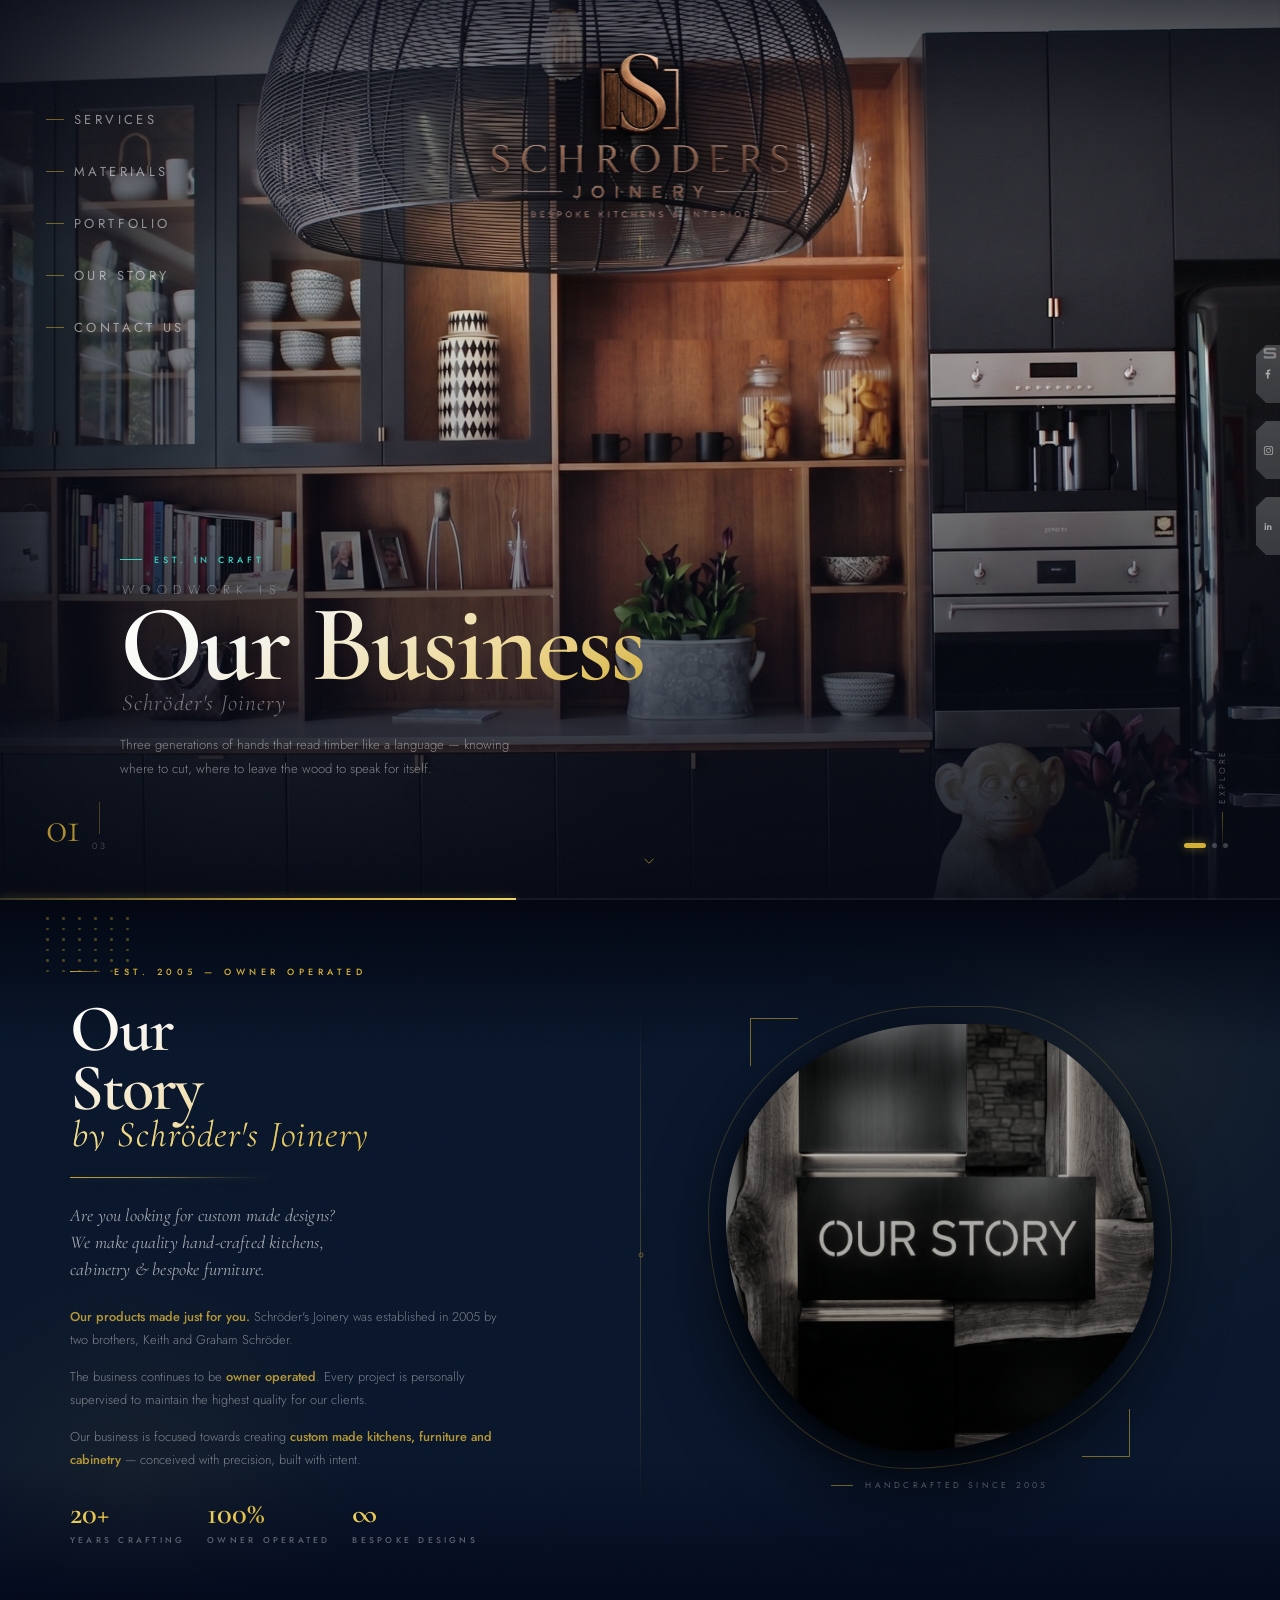
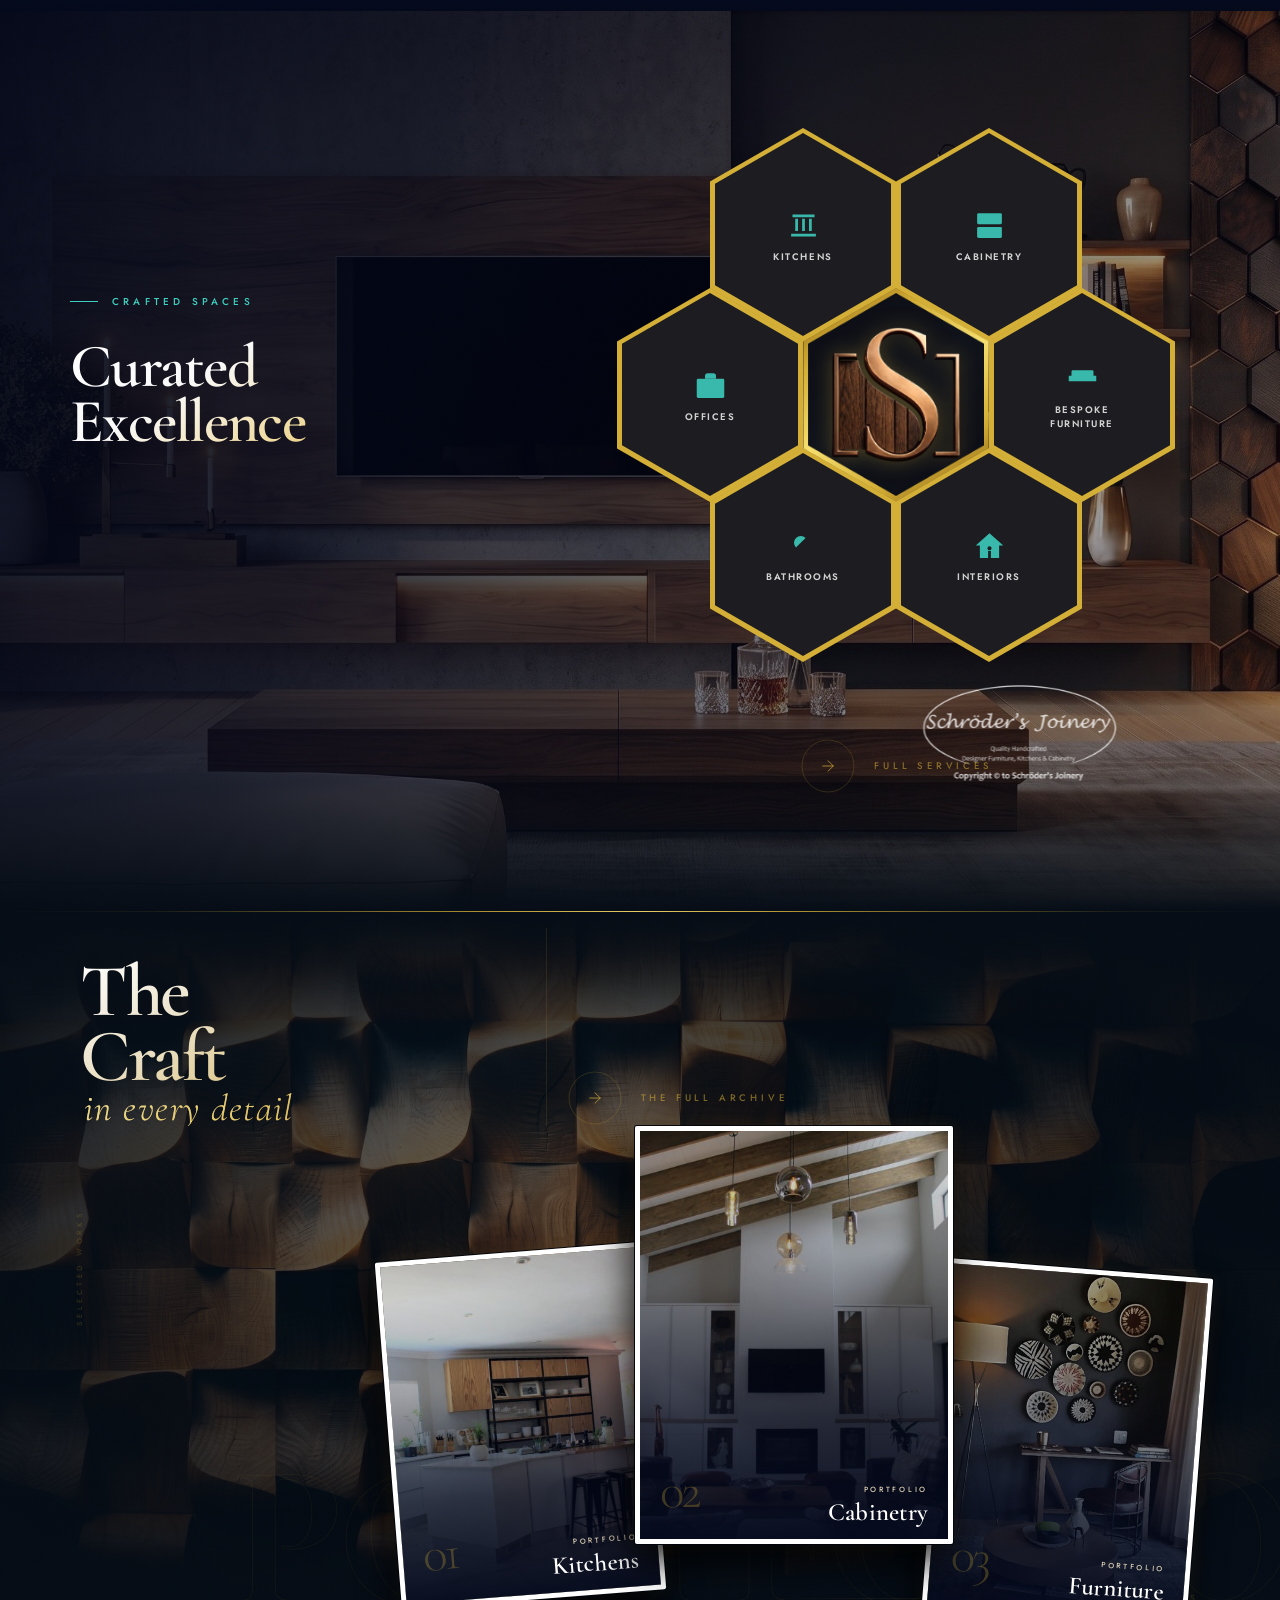
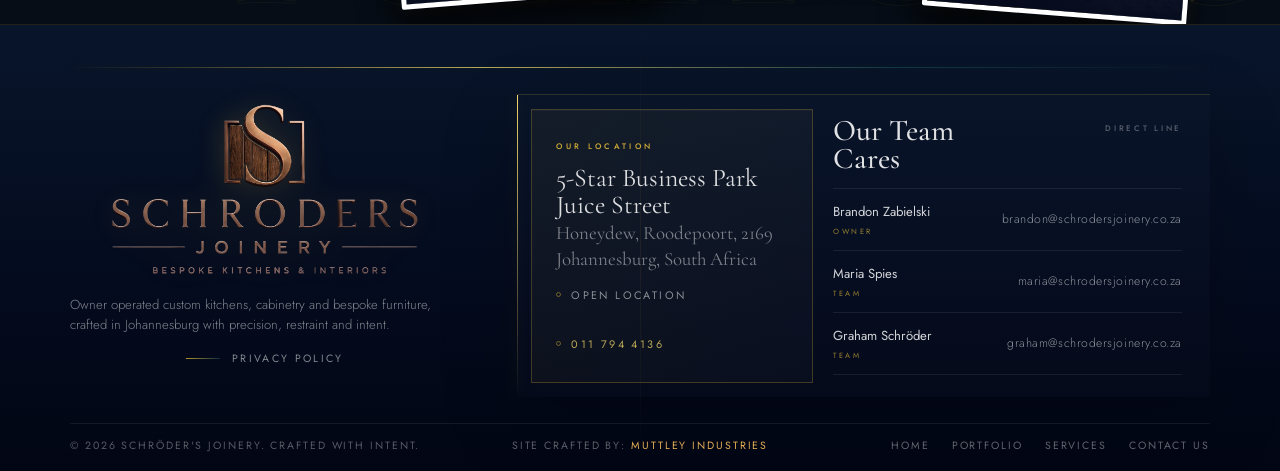
<file: index.html>
<!DOCTYPE html>
<html lang="en">

<head>
    <meta charset="UTF-8">
    <meta name="viewport" content="width=device-width, initial-scale=1.0">
    <link rel="icon" type="image/x-icon" href="favicon.ico">

    <!-- //Primary SEO// -->
    <title>Hand-Crafted Projects | Custom Made | Schröder's Joinery</title>
    <meta name="description" content="Discover our premium hand-crafted projects. Our custom woodwork and joinery solutions are delivered with exceptional craftsmanship in Johannesburg. Est. 2005.">
    <meta name="keywords" content="custom joinery Johannesburg, bespoke kitchens Johannesburg, custom cabinetry, handcrafted furniture South Africa, bathroom joinery, office joinery, Schröder's Joinery, bespoke woodwork">
    <meta name="author" content="Schröder's Joinery">
    <meta name="robots" content="index, follow, max-image-preview:large">
    <link rel="canonical" href="https://www.schrodersjoinery.co.za/">

    <!-- //Open Graph (Social Cards)// -->
    <meta property="og:type" content="website">
    <meta property="og:title" content="Hand-Crafted Projects | Custom Made | Schröder's Joinery">
    <meta property="og:description" content="Discover our premium hand-crafted woodwork projects. Standard of craft: custom kitchens, cabinetry, and furniture in Johannesburg.">
    <meta property="og:url" content="https://www.schrodersjoinery.co.za/">
    <meta property="og:site_name" content="Schröder's Joinery">
    <meta property="og:locale" content="en_ZA">
    <meta property="og:image" content="https://www.schrodersjoinery.co.za/portfolio-kitchens.jpg">

    <!-- //Twitter Card// -->
    <meta name="twitter:card" content="summary_large_image">
    <meta name="twitter:title" content="Hand-Crafted Projects | Schröder's Joinery">
    <meta name="twitter:description" content="Bespoke kitchens, cabinetry, furniture, bathrooms, interiors and offices — crafted with intent in Johannesburg.">
    <meta name="twitter:image" content="https://www.schrodersjoinery.co.za/portfolio-kitchens.jpg">

    <!-- //Schema.org Structured Data// -->
    <script type="application/ld+json">
    {
        "@context": "https://schema.org",
        "@type": "LocalBusiness",
        "name": "Schröder's Joinery",
        "description": "Owner-operated custom joinery: kitchens, cabinetry, furniture, bathrooms, interiors and offices handcrafted in Johannesburg.",
        "url": "https://www.schrodersjoinery.co.za",
        "telephone": "+27117944136",
        "address": {
            "@type": "PostalAddress",
            "streetAddress": "5-Star Business Park, Juice Street",
            "addressLocality": "Honeydew, Roodepoort",
            "postalCode": "2169",
            "addressRegion": "Gauteng",
            "addressCountry": "ZA"
        },
        "geo": {
            "@type": "GeoCoordinates",
            "latitude": -26.0734,
            "longitude": 27.9216
        },
        "sameAs": [
            "https://www.facebook.com/schrodersjoinery/",
            "https://www.instagram.com/schroders_joinery/",
            "https://za.linkedin.com/company/schr%C3%B6ders-joinery"
        ],
        "image": "https://www.schrodersjoinery.co.za/portfolio-kitchens.jpg"
    }
    </script>

    <!-- //Fonts// -->
    <link rel="preconnect" href="https://fonts.googleapis.com">
    <link rel="preconnect" href="https://fonts.gstatic.com" crossorigin>
    <link href="https://fonts.googleapis.com/css2?family=Cormorant+Garamond:ital,wght@0,300;0,400;0,500;0,600;0,700;1,300;1,400&family=Jost:wght@200;300;400;500;600&family=Playfair+Display:ital,wght@0,400;0,700;1,400&display=swap" rel="stylesheet">
    <link rel="stylesheet" href="css/global.css">
    <link rel="stylesheet" href="css/home.css">
</head>

<body>

    <!-- //Sticky Logo Button// -->
    <a class="sticky-logo-btn" id="stickyLogo" href="/" aria-label="Return to Home">
        <img src="sj-logo.png" alt="Schröder's Joinery Logo">
    </a>

    <!-- //Sticky Mobile Navigation// -->
    <button class="hero-mobile-toggle" id="heroMobileToggle" type="button" aria-expanded="false"
        aria-controls="heroMobileNav" aria-label="Open site navigation">
        <span class="hero-mobile-toggle-core" aria-hidden="true">
            <span class="hero-mobile-line hero-mobile-line-top"></span>
            <span class="hero-mobile-line hero-mobile-line-mid"></span>
            <span class="hero-mobile-line hero-mobile-line-bot"></span>
        </span>
    </button>

    <div class="hero-mobile-nav" id="heroMobileNav" hidden>
        <button class="hero-mobile-nav-backdrop" type="button" aria-label="Close site navigation"
            data-mobile-nav-close></button>
        <nav class="hero-mobile-nav-panel" aria-label="Mobile site navigation">
            <div class="hero-mobile-nav-links">
                <a class="hero-mobile-link" href="#svcSection"><span>Services</span></a>
                <a class="hero-mobile-link" href="services#materialsSection"><span>Materials</span></a>
                <a class="hero-mobile-link" href="#portfolioSection"><span>Portfolio</span></a>
                <a class="hero-mobile-link" href="#storySection"><span>Our Story</span></a>
                <a class="hero-mobile-link" href="contact"><span>Contact Us</span></a>
            </div>
        </nav>
    </div>

    <!-- //Hero Section// -->
    <section class="hero" id="heroSection">

        <!-- //Background Image Layers// -->
        <div class="hero-bg">
            <div class="hero-slide h-s1" id="hSlide1"></div>
            <div class="hero-slide h-s2" id="hSlide2"></div>
            <div class="hero-slide h-s3" id="hSlide3"></div>
        </div>

        <!-- //Overlays// -->
        <div class="hero-vignette"></div>
        <div class="hero-streak"></div>
        <div class="hero-grain"></div>

        <!-- //Dust Particles// -->
        <div class="hero-dust" id="heroDust"></div>

        <!-- //Logo centred top// -->
        <div class="hero-logo-wrap">
            <a href="/" aria-label="Return to Home">
                <img src="sj-full-logo.png" alt="Schröder's Joinery" class="hero-logo">
            </a>
            <div class="hero-logo-rule"></div>
        </div>

        <!-- //Vertical Navigation// -->
        <nav class="hero-nav" aria-label="Site navigation">
            <a class="h-nav-item" href="#svcSection"><span>Services</span></a>
            <a class="h-nav-item" href="services#materialsSection"><span>Materials</span></a>
            <a class="h-nav-item" href="#portfolioSection"><span>Portfolio</span></a>
            <a class="h-nav-item" href="#storySection"><span>Our Story</span></a>
            <a class="h-nav-item" href="contact"><span>Contact Us</span></a>
        </nav>

        <!-- //Hero Social Tabs// -->
        <div class="hero-social-rail" aria-label="Social media links">
            <a class="hero-social-tab is-facebook" href="https://www.facebook.com/schrodersjoinery/" target="_blank"
                rel="noopener" aria-label="Schroder's Joinery on Facebook">
                <svg viewBox="0 0 24 24" aria-hidden="true">
                    <path
                        d="M13.32 21v-8.2h2.76l.41-3.2h-3.17V7.56c0-.93.26-1.56 1.58-1.56h1.69V3.14C15.78 3.05 15.04 3 14.18 3c-2.53 0-4.26 1.54-4.26 4.39V9.6H7.05v3.2h2.87V21h3.4z" />
                </svg>
            </a>
            <a class="hero-social-tab is-instagram" href="https://www.instagram.com/schroders_joinery/" target="_blank"
                rel="noopener" aria-label="Schroder's Joinery on Instagram">
                <svg viewBox="0 0 24 24" aria-hidden="true">
                    <path
                        d="M7.5 2h9A5.5 5.5 0 0 1 22 7.5v9a5.5 5.5 0 0 1-5.5 5.5h-9A5.5 5.5 0 0 1 2 16.5v-9A5.5 5.5 0 0 1 7.5 2zm0 1.8A3.7 3.7 0 0 0 3.8 7.5v9a3.7 3.7 0 0 0 3.7 3.7h9a3.7 3.7 0 0 0 3.7-3.7v-9a3.7 3.7 0 0 0-3.7-3.7h-9zm9.68 1.34a1.08 1.08 0 1 1 0 2.16 1.08 1.08 0 0 1 0-2.16zM12 6.6A5.4 5.4 0 1 1 6.6 12 5.4 5.4 0 0 1 12 6.6zm0 1.8A3.6 3.6 0 1 0 15.6 12 3.6 3.6 0 0 0 12 8.4z" />
                </svg>
            </a>
            <a class="hero-social-tab is-linkedin" href="https://za.linkedin.com/company/schr%C3%B6ders-joinery"
                target="_blank" rel="noopener" aria-label="Schroder's Joinery on LinkedIn">
                <svg viewBox="0 0 24 24" aria-hidden="true">
                    <path
                        d="M5.4 8.4A1.95 1.95 0 1 1 5.39 4.5 1.95 1.95 0 0 1 5.4 8.4zM3.74 9.77h3.31V20.5H3.74zm5.38 0h3.18v1.47h.05c.44-.84 1.53-1.73 3.15-1.73 3.36 0 3.98 2.21 3.98 5.08v5.9h-3.31v-5.23c0-1.25-.02-2.85-1.73-2.85-1.73 0-2 1.35-2 2.75v5.33H9.12V9.77z" />
                </svg>
            </a>
        </div>

        <!-- //Slide Counter// -->
        <div class="hero-counter">
            <span class="h-counter-current" id="hCounterCurr">01</span>
            <div class="h-counter-sep">
                <div class="h-csep-line"></div>
                <span class="h-counter-total">03</span>
            </div>
        </div>

        <!-- //Main Copy// -->
        <div class="hero-copy" id="heroCopy">
            <span class="h-eyebrow" id="hEyebrow">Est. in craft</span>
            <div class="h-title">
                <span class="h-title-rider" id="hRider"></span>
                <div class="h-title-main" id="hTitleMain"></div>
                <span class="h-title-sub" id="hTitleSub"></span>
            </div>
            <p class="h-desc" id="hDesc"></p>
        </div>

        <!-- //Navigation Dots// -->
        <div class="hero-dots" id="heroDots">
            <div class="h-dot active" data-slide="0"></div>
            <div class="h-dot" data-slide="1"></div>
            <div class="h-dot" data-slide="2"></div>
        </div>

        <!-- //Ambient scroll indicator// -->
        <div class="hero-scroll">
            <span class="hero-scroll-label">Explore</span>
            <div class="hero-scroll-line"></div>
        </div>

        <!-- //Down arrow// -->
        <div class="hero-down-arrow"
            onclick="document.getElementById('svcSection').scrollIntoView({behavior:'smooth'})">
            <svg viewBox="0 0 24 24">
                <polyline points="6 9 12 15 18 9" />
            </svg>
        </div>

        <!-- //Progress bar// -->
        <div class="hero-progress">
            <div class="hero-progress-bar" id="heroProgressBar"></div>
        </div>

    </section>

    <!-- //Our Story Section// -->
    <section class="story" id="storySection">

        <!-- Hidden SVG defs for blob clip-path &mdash; exact path from blob.svg, scaled to 400x400 space -->
        <svg width="0" height="0" style="position:absolute;overflow:hidden;pointer-events:none;">
            <defs>
                <!--
                  blob.svg viewBox is 0 0 200 200
                  Path is centered at translate(100,100) inside that viewBox.
                  We want to clip a square element. We scale up 2x to a 400x400 space
                  so the path is centered at translate(200,200) with a scale of 2.
                -->
                <clipPath id="blobClipPath" clipPathUnits="userSpaceOnUse">
                    <path transform="translate(200,200) scale(2,2)"
                        d="M35.5,-65.5C44.8,-56.2,50.1,-44.1,58.4,-32.7C66.7,-21.3,78,-10.7,81.5,2C84.9,14.6,80.4,29.2,70.9,38.6C61.5,48,47,52.3,34.4,56.2C21.7,60.2,10.9,63.9,-2.9,68.9C-16.6,73.9,-33.3,80.2,-45.2,75.8C-57.1,71.4,-64.2,56.3,-67,41.9C-69.9,27.4,-68.4,13.7,-68.8,-0.2C-69.2,-14.1,-71.3,-28.3,-67.2,-40.5C-63.1,-52.8,-52.8,-63.2,-40.5,-70.7C-28.3,-78.2,-14.1,-82.8,-0.5,-81.9C13.2,-81.1,26.3,-74.7,35.5,-65.5Z" />
                </clipPath>
            </defs>
        </svg>

        <!-- //Gold Dust Particles// -->
        <div class="story-dust-canvas" id="storyDust"></div>

        <!-- //Grain Overlay// -->
        <div class="story-grain"></div>

        <!-- //Ambient Glow Blobs// -->
        <div class="story-ambient"></div>
        <div class="story-ambient-bl"></div>

        <!-- //Vertical Divider// -->
        <div class="story-divider"></div>

        <!-- //Content Grid// -->
        <div class="story-content">

            <!-- LEFT: Typography -->
            <div class="story-left" id="storyLeft">

                <!-- Dot Pattern -->
                <div class="story-dot-grid" id="storyDotGrid"></div>

                <span class="story-eyebrow" id="storyEyebrow">Est. 2005 &mdash; Owner Operated</span>

                <h2 class="story-title" id="storyTitle">
                    Our<br>
                    Story
                    <span class="story-title-italic">by Schr&ouml;der's Joinery</span>
                </h2>

                <div class="story-gold-line" id="storyGoldLine"></div>

                <p class="story-tagline" id="storyTagline">
                    Are you looking for custom made designs?<br>
                    We make quality hand-crafted kitchens,<br>
                    cabinetry &amp; bespoke furniture.
                </p>

                <div class="story-body">
                    <p class="story-para" id="storySentence1">
                        <strong>Our products made just for you.</strong> Schr&ouml;der's Joinery was established in 2005
                        by two brothers, Keith and Graham Schr&ouml;der.
                    </p>
                    <p class="story-para" id="storySentence2">
                        The business continues to be <strong>owner operated</strong>. Every project is personally
                        supervised to maintain the highest quality for our clients.
                    </p>
                    <p class="story-para" id="storySentence3">
                        Our business is focused towards creating <strong>custom made kitchens, furniture and
                            cabinetry</strong> &mdash; conceived with precision, built with intent.
                    </p>
                </div>

                <div class="story-stats" id="storyStats">
                    <div class="story-stat">
                        <span class="story-stat-num">20+</span>
                        <span class="story-stat-label">Years Crafting</span>
                    </div>
                    <div class="story-stat">
                        <span class="story-stat-num">100%</span>
                        <span class="story-stat-label">Owner Operated</span>
                    </div>
                    <div class="story-stat">
                        <span class="story-stat-num">&infin;</span>
                        <span class="story-stat-label">Bespoke Designs</span>
                    </div>
                </div>

            </div>

            <!-- RIGHT: Blob Image -->
            <div class="story-right">

                <div class="story-img-wrap" id="storyImgWrap">
                    <!-- Ambient glow behind -->
                    <div class="story-img-glow"></div>
                    <!-- Depth shadow -->
                    <div class="story-blob-shadow"></div>
                    <!-- Gold organic ring -->
                    <div class="story-blob-ring"></div>
                    <!-- Corner accents -->
                    <div class="story-img-corner tl"></div>
                    <div class="story-img-corner br"></div>
                    <!-- Organic masked image matching the outer ring -->
                    <div class="story-img-blob">
                        <img src="our-story.jpg" alt="Schr&ouml;der's Joinery &mdash; Craftsmanship" loading="lazy">
                    </div>
                </div>

                <div class="story-img-caption" id="storyCaption">
                    <span>Handcrafted since 2005</span>
                </div>

            </div>

        </div>
    </section>

    <!-- //Services Section// -->
    <section class="svc" id="svcSection">

        <!-- //Background Layers// -->
        <div class="bg-stack">
            <div class="bg-slide bg-default" id="bgDefault"></div>
            <div class="bg-slide bg-kitchens" id="bg-kitchens"></div>
            <div class="bg-slide bg-cabinetry" id="bg-cabinetry"></div>
            <div class="bg-slide bg-offices" id="bg-offices"></div>
            <div class="bg-slide bg-furniture" id="bg-furniture"></div>
            <div class="bg-slide bg-bathrooms" id="bg-bathrooms"></div>
            <div class="bg-slide bg-interiors" id="bg-interiors"></div>
        </div>

        <!-- //Gradient Overlay// -->
        <div class="svc-overlay"></div>

        <!-- //Content// -->
        <div class="svc-content">

            <!-- //Left Panel// -->
            <div class="svc-left">
                <span class="eyebrow">Crafted Spaces</span>
                <h2 class="section-title">Curated<br>Excellence</h2>
                <div class="desc-panel" id="descPanel">
                    <div class="desc-rule"></div>
                    <span class="desc-index" id="descIndex"></span>
                    <div class="desc-name" id="descName"></div>
                    <p class="desc-body" id="descBody"></p>
                </div>
            </div>

            <!-- //Right Panel: Honeycomb// -->
            <div class="svc-right">
                <div class="honeycomb" id="honeycomb">

                    <!-- //Tile 1: Kitchens// -->
                    <div class="hex-unit h1" data-service="kitchens">
                        <div class="hex-shell"></div>
                        <div class="hex-inner">
                            <svg viewBox="0 0 24 24">
                                <path d="M4 4h16v2H4zm2 3h2v9H6zm5 0h2v9h-2zm5 0h2v9h-2zM3 18h18v2H3z" />
                            </svg>
                            <p>Kitchens</p>
                        </div>
                    </div>

                    <!-- //Tile 2: Cabinetry// -->
                    <div class="hex-unit h2" data-service="cabinetry">
                        <div class="hex-shell"></div>
                        <div class="hex-inner">
                            <svg viewBox="0 0 24 24">
                                <rect x="3" y="3" width="18" height="8" rx="1" />
                                <rect x="3" y="13" width="18" height="8" rx="1" />
                                <line x1="12" y1="7" x2="12" y2="7" stroke-linecap="round" stroke-width="2" />
                                <line x1="12" y1="17" x2="12" y2="17" stroke-linecap="round" stroke-width="2" />
                            </svg>
                            <p>Cabinetry</p>
                        </div>
                    </div>

                    <!-- //Tile 3: Offices// -->
                    <div class="hex-unit h3" data-service="offices">
                        <div class="hex-shell"></div>
                        <div class="hex-inner">
                            <svg viewBox="0 0 24 24">
                                <rect x="2" y="7" width="20" height="14" rx="1" />
                                <path d="M16 7V5a2 2 0 0 0-2-2h-4a2 2 0 0 0-2 2v2" />
                                <line x1="12" y1="12" x2="12" y2="16" />
                                <line x1="10" y1="14" x2="14" y2="14" />
                            </svg>
                            <p>Offices</p>
                        </div>
                    </div>

                    <!-- //Tile 4: Center Logo// -->
                    <div class="hex-unit h4 center-tile">
                        <div class="hex-shell"></div>
                        <div class="hex-inner">
                            <a href="/" aria-label="Return to Home">
                                <img src="sj-logo.png" alt="Logo" class="center-logo">
                            </a>
                        </div>
                    </div>

                    <!-- //Tile 5: Bespoke Furniture// -->
                    <div class="hex-unit h5" data-service="furniture">
                        <div class="hex-shell"></div>
                        <div class="hex-inner">
                            <svg viewBox="0 0 24 24">
                                <path
                                    d="M4 10V7a1 1 0 0 1 1-1h14a1 1 0 0 1 1 1v3M2 10h20v4H2zm2 4v4m16-4v4M6 14v1m12-1v1" />
                            </svg>
                            <p>Bespoke<br>Furniture</p>
                        </div>
                    </div>

                    <!-- //Tile 6: Bathrooms// -->
                    <div class="hex-unit h6" data-service="bathrooms">
                        <div class="hex-shell"></div>
                        <div class="hex-inner">
                            <svg viewBox="0 0 24 24">
                                <path d="m4 4 2.5 2.5" />
                                <path d="M13.5 6.5a4.95 4.95 0 0 0-7 7" />
                                <path d="M15 5 5 15" />
                                <path d="M14 17v.01" />
                                <path d="M10 16v.01" />
                                <path d="M13 13v.01" />
                                <path d="M16 10v.01" />
                                <path d="M11 20v.01" />
                                <path d="M17 14v.01" />
                                <path d="M20 11v.01" />
                            </svg>
                            <p>Bathrooms</p>
                        </div>
                    </div>

                    <!-- //Tile 7: Interiors// -->
                    <div class="hex-unit h7" data-service="interiors">
                        <div class="hex-shell"></div>
                        <div class="hex-inner">
                            <svg viewBox="0 0 24 24">
                                <path
                                    d="M12 3L2 12h3v9h6v-5h2v5h6v-9h3L12 3zm0 12.5c-.83 0-1.5-.67-1.5-1.5s.67-1.5 1.5-1.5 1.5.67 1.5 1.5-.67 1.5-1.5 1.5z" />
                            </svg>
                            <p>Interiors</p>
                        </div>
                    </div>

                </div>

                <!-- //Full Services Button (under honeycomb)// -->
                <a href="services" class="pf-full-link vis svc-full-link" aria-label="Explore all services">
                    <div class="pf-ring-wrap">
                        <svg class="pf-ring-svg" viewBox="0 0 56 56">
                            <circle class="pf-ring-track" cx="28" cy="28" r="26" />
                            <circle class="pf-ring-trace" cx="28" cy="28" r="26" />
                        </svg>
                        <div class="pf-ring-inner">
                            <svg viewBox="0 0 24 24">
                                <path d="M5 12h14M12 5l7 7-7 7" stroke-linecap="round" stroke-linejoin="round" />
                            </svg>
                        </div>
                    </div>
                    <span class="pf-link-label">Full Services</span>
                </a>

            </div>

        </div>

        <!-- //Static Wordmark right side// -->
        <div class="svc-wordmark">
            <img src="schroder-white.png" alt="Schröder's">
        </div>

    </section>
    <!-- //Portfolio Section// -->
    <section class="pf" id="portfolioSection">

        <!-- //Ghost Watermark// -->
        <div class="pf-ghost" aria-hidden="true">Portfolio</div>

        <!-- //Vertical Side Label// -->
        <div class="pf-vert" aria-hidden="true">Selected Works</div>

        <div class="pf-inner">

            <!-- //Header Row// -->
            <header class="pf-header">

                <!-- //Left: Eyebrow + Title// -->
                <div class="pf-hl">
                    <span class="pf-eyebrow" id="pfEyebrow">Our Portfolio</span>
                    <h2 class="pf-title" id="pfTitle">
                        The<br>Craft
                        <em>in every detail</em>
                    </h2>
                </div>

                <!-- //Right: Text + Arrow// -->
                <div class="pf-hr">
                    <div class="pf-gold-rule" id="pfRule"></div>
                    <p class="pf-intro" id="pfIntro">
                        Explore the hand-crafted projects we have custom built for our clients. From kitchens and
                        bedrooms
                        to bespoke furniture and bathrooms &mdash; each piece a singular expression of the craft.
                    </p>
                    <a href="portfolio" class="pf-full-link" id="pfLink" aria-label="View full portfolio">
                        <div class="pf-ring-wrap">
                            <!-- Gold ring SVG &mdash; stroke-dashoffset animation on hover -->
                            <svg class="pf-ring-svg" viewBox="0 0 56 56">
                                <circle class="pf-ring-track" cx="28" cy="28" r="26" />
                                <circle class="pf-ring-trace" cx="28" cy="28" r="26" />
                            </svg>
                            <div class="pf-ring-inner">
                                <svg viewBox="0 0 24 24">
                                    <path d="M5 12h14M12 5l7 7-7 7" stroke-linecap="round" stroke-linejoin="round" />
                                </svg>
                            </div>
                        </div>
                        <span class="pf-link-label">The Full Archive</span>
                    </a>
                </div>

            </header>

            <!-- //Cards Stage// -->
            <div class="pf-stage" id="pfStage">

                <!-- //Card 1: Kitchens// -->
                <a href="portfolio?discipline=kitchens" class="pf-card pf-c1" id="pfC1">
                    <!-- Image -->
                    <div class="pf-img-wrap">
                        <img src="portfolio-kitchens.jpg" alt="Kitchens" class="pf-img" loading="lazy">
                    </div>
                    <!-- Shade -->
                    <div class="pf-shade"></div>
                    <!-- Sweep -->
                    <div class="pf-sweep"></div>
                    <!-- Corners -->
                    <div class="pf-corner pf-corner-tl"></div>
                    <div class="pf-corner pf-corner-tr"></div>
                    <div class="pf-corner pf-corner-bl"></div>
                    <div class="pf-corner pf-corner-br"></div>
                    <!-- Footer -->
                    <div class="pf-card-foot">
                        <span class="pf-num">01</span>
                        <div class="pf-card-meta">
                            <span class="pf-cat">Portfolio</span>
                            <h3 class="pf-name">Kitchens</h3>
                        </div>
                    </div>
                </a>

                <!-- //Card 2: Cabinetry (Featured)// -->
                <a href="portfolio?discipline=cabinetry" class="pf-card pf-c2" id="pfC2">
                    <div class="pf-img-wrap">
                        <img src="portfolio-cabinetry.jpg" alt="Cabinetry" class="pf-img" loading="lazy">
                    </div>
                    <div class="pf-shade"></div>
                    <div class="pf-sweep"></div>
                    <div class="pf-corner pf-corner-tl"></div>
                    <div class="pf-corner pf-corner-tr"></div>
                    <div class="pf-corner pf-corner-bl"></div>
                    <div class="pf-corner pf-corner-br"></div>
                    <div class="pf-card-foot">
                        <span class="pf-num">02</span>
                        <div class="pf-card-meta">
                            <span class="pf-cat">Portfolio</span>
                            <h3 class="pf-name">Cabinetry</h3>
                        </div>
                    </div>
                </a>

                <!-- //Card 3: Furniture// -->
                <a href="portfolio?discipline=furniture" class="pf-card pf-c3" id="pfC3">
                    <div class="pf-img-wrap">
                        <img src="portfolio-furniture.jpg" alt="Bespoke Furniture" class="pf-img" loading="lazy">
                    </div>
                    <div class="pf-shade"></div>
                    <div class="pf-sweep"></div>
                    <div class="pf-corner pf-corner-tl"></div>
                    <div class="pf-corner pf-corner-tr"></div>
                    <div class="pf-corner pf-corner-bl"></div>
                    <div class="pf-corner pf-corner-br"></div>
                    <div class="pf-card-foot">
                        <span class="pf-num">03</span>
                        <div class="pf-card-meta">
                            <span class="pf-cat">Portfolio</span>
                            <h3 class="pf-name">Furniture</h3>
                        </div>
                    </div>
                </a>

            </div>
            <!-- //End Cards Stage// -->

            <!-- //Bottom Count Rail// -->
            <div class="pf-rail" id="pfRail">
                <div class="pf-rail-line"></div>
                <span class="pf-rail-count">03 Disciplines</span>
            </div>

        </div>
    </section>
    <!-- //End Portfolio Section// -->

    <!-- //Footer Section// -->
    <footer class="site-footer" id="contactSection" aria-label="Schroder's Joinery contact footer">
        <div class="footer-rail"></div>

        <div class="footer-shell">
            <div class="footer-topline"></div>

            <div class="footer-main">
                <section class="footer-brand footer-reveal" style="--fdelay: 0.06s"
                    aria-label="Schroder's Joinery footer brand">
                    <a href="#heroSection" aria-label="Return to top" style="display: block; margin: 0 auto;">
                        <img src="sj-full-logo.png" alt="Schröder's Joinery Badge" class="footer-secondary-mark" style="margin: 0 auto;">
                    </a>
                    <p class="footer-brand-copy">
                        Owner operated custom kitchens, cabinetry and bespoke furniture, crafted in Johannesburg with
                        precision, restraint and intent.
                    </p>
                    <a class="footer-coordinate" href="privacy-policy" style="margin: 0 auto;">
                        Privacy Policy
                    </a>
                </section>

                <section class="footer-ledger" aria-label="Schroder's Joinery contact details">
                    <div class="footer-location-card footer-reveal" style="--fdelay: 0.18s">
                        <span class="footer-kicker">Our Location</span>
                        <p class="footer-address">
                            5-Star Business Park<br>
                            Juice Street<br>
                            <span>Honeydew, Roodepoort, 2169<br>Johannesburg, South Africa</span>
                        </p>
                        <a class="footer-map-link"
                            href="https://www.google.com/maps/search/?api=1&amp;query=-26.0734,27.9216" target="_blank"
                            rel="noopener">
                            Open Location
                        </a>
                        <br>
                        <a class="footer-phone" href="tel:+27117944136">011 794 4136</a>
                    </div>

                    <div class="footer-team footer-reveal" style="--fdelay: 0.30s">
                        <div class="footer-team-title">
                            <h3>Our Team<br>Cares</h3>
                            <span>Direct Line</span>
                        </div>

                        <div class="footer-people">
                            <div class="footer-person footer-reveal" style="--fdelay: 0.40s">
                                <span class="footer-person-name">Brandon Zabielski <small>Owner</small></span>
                                <a href="mailto:brandon@schrodersjoinery.co.za">brandon@schrodersjoinery.co.za</a>
                            </div>
                            <div class="footer-person footer-reveal" style="--fdelay: 0.48s">
                                <span class="footer-person-name">Maria Spies <small>Team</small></span>
                                <a href="mailto:maria@schrodersjoinery.co.za">maria@schrodersjoinery.co.za</a>
                            </div>
                            <div class="footer-person footer-reveal" style="--fdelay: 0.56s">
                                <span class="footer-person-name">Graham Schr&ouml;der <small>Team</small></span>
                                <a href="mailto:graham@schrodersjoinery.co.za">graham@schrodersjoinery.co.za</a>
                            </div>
                        </div>
                    </div>
                </section>
            </div>

            <div class="footer-bottom footer-reveal" style="--fdelay: 0.66s">
                <span class="footer-copyright">&copy; <span id="footerYear">2026</span> Schr&ouml;der's Joinery. Crafted
                    with intent.</span>
                <span class="footer-credit">Site Crafted by: <a href="https://www.muttley.co.za" target="_blank"
                        rel="noopener">Muttley Industries</a></span>
                <nav class="footer-mini-nav" aria-label="Footer navigation">
                    <a href="/">Home</a>
                    <a href="portfolio">Portfolio</a>
                    <a href="#svcSection">Services</a>
                    <a href="contact">Contact Us</a>
                </nav>
            </div>
        </div>
    </footer>

    <!-- //Back To Top Button// -->
    <button class="svc-btt" id="bttBtn" type="button" aria-label="Scroll back to top">
        <svg viewBox="0 0 24 24">
            <polyline points="18 15 12 9 6 15" />
        </svg>
    </button>
    <script src="js/global.js" defer></script>
    <script src="js/home.js" defer></script>
</body>

</html>
</file>
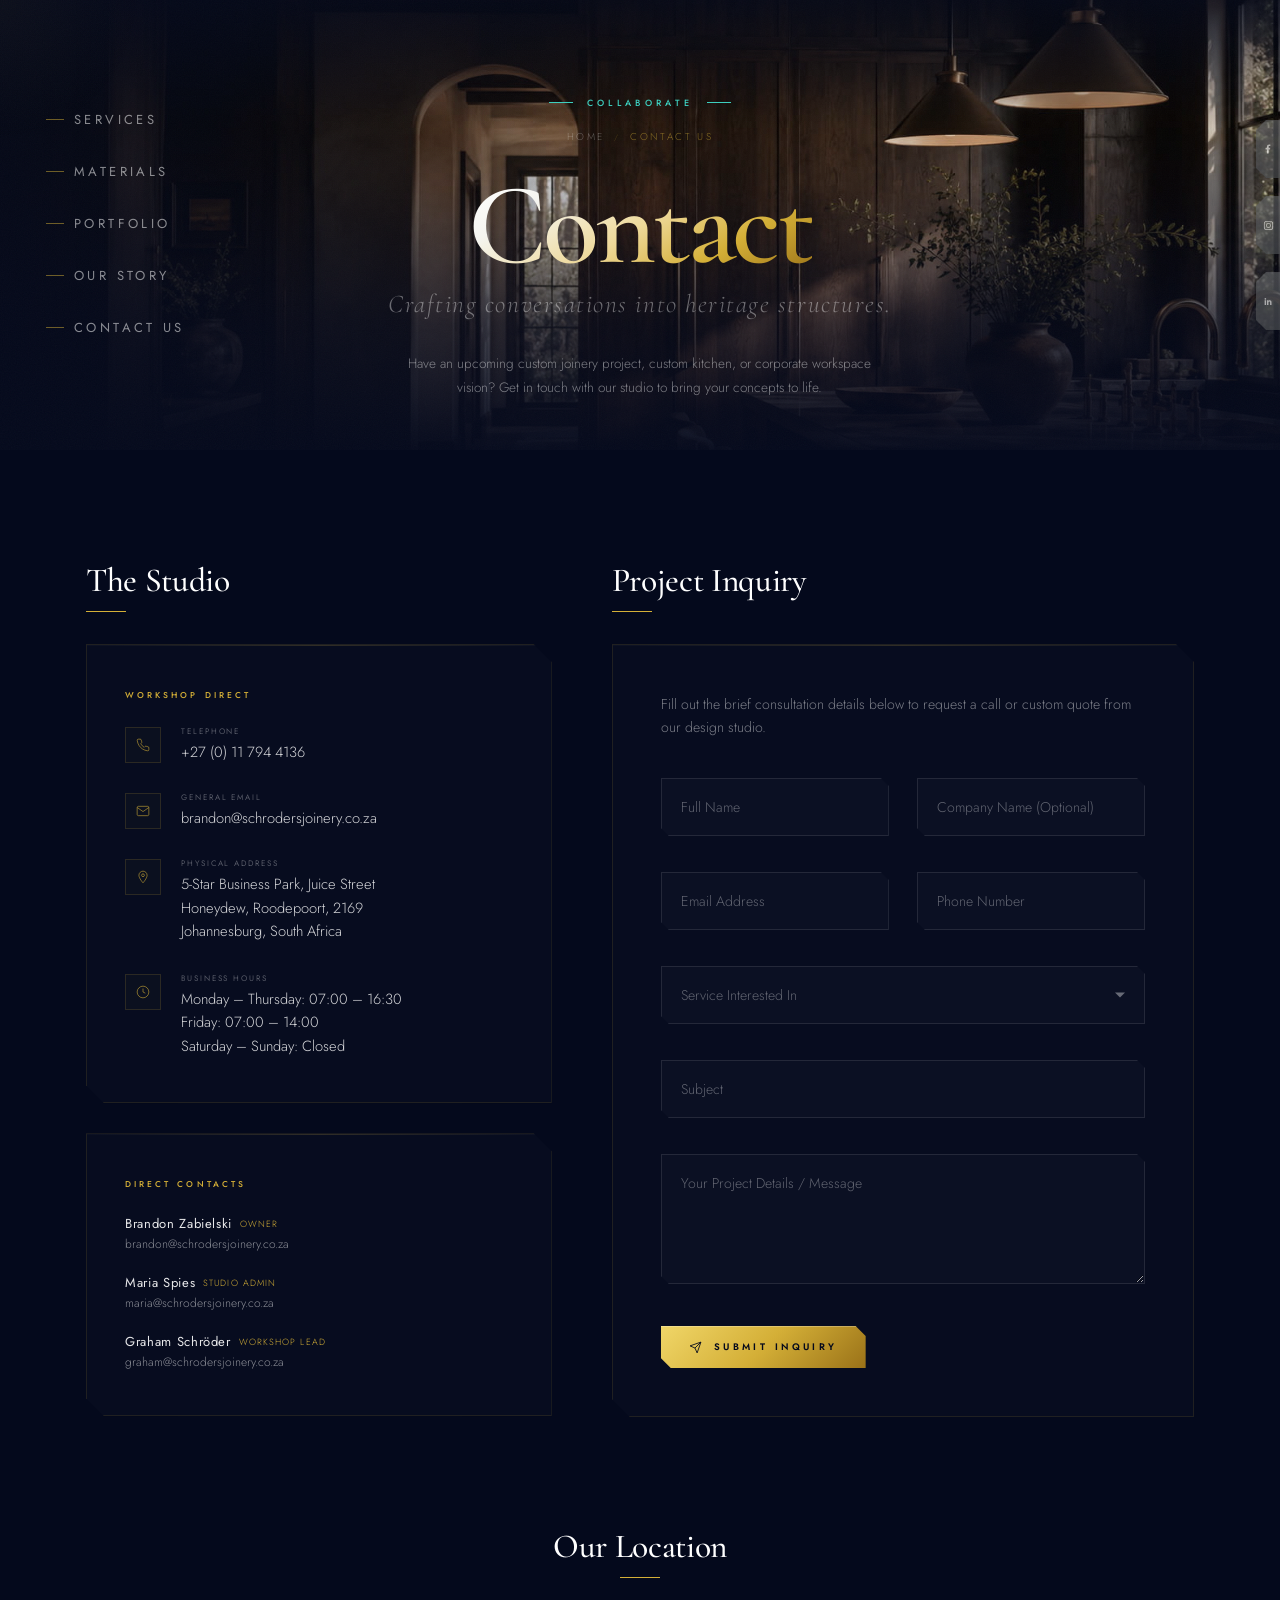
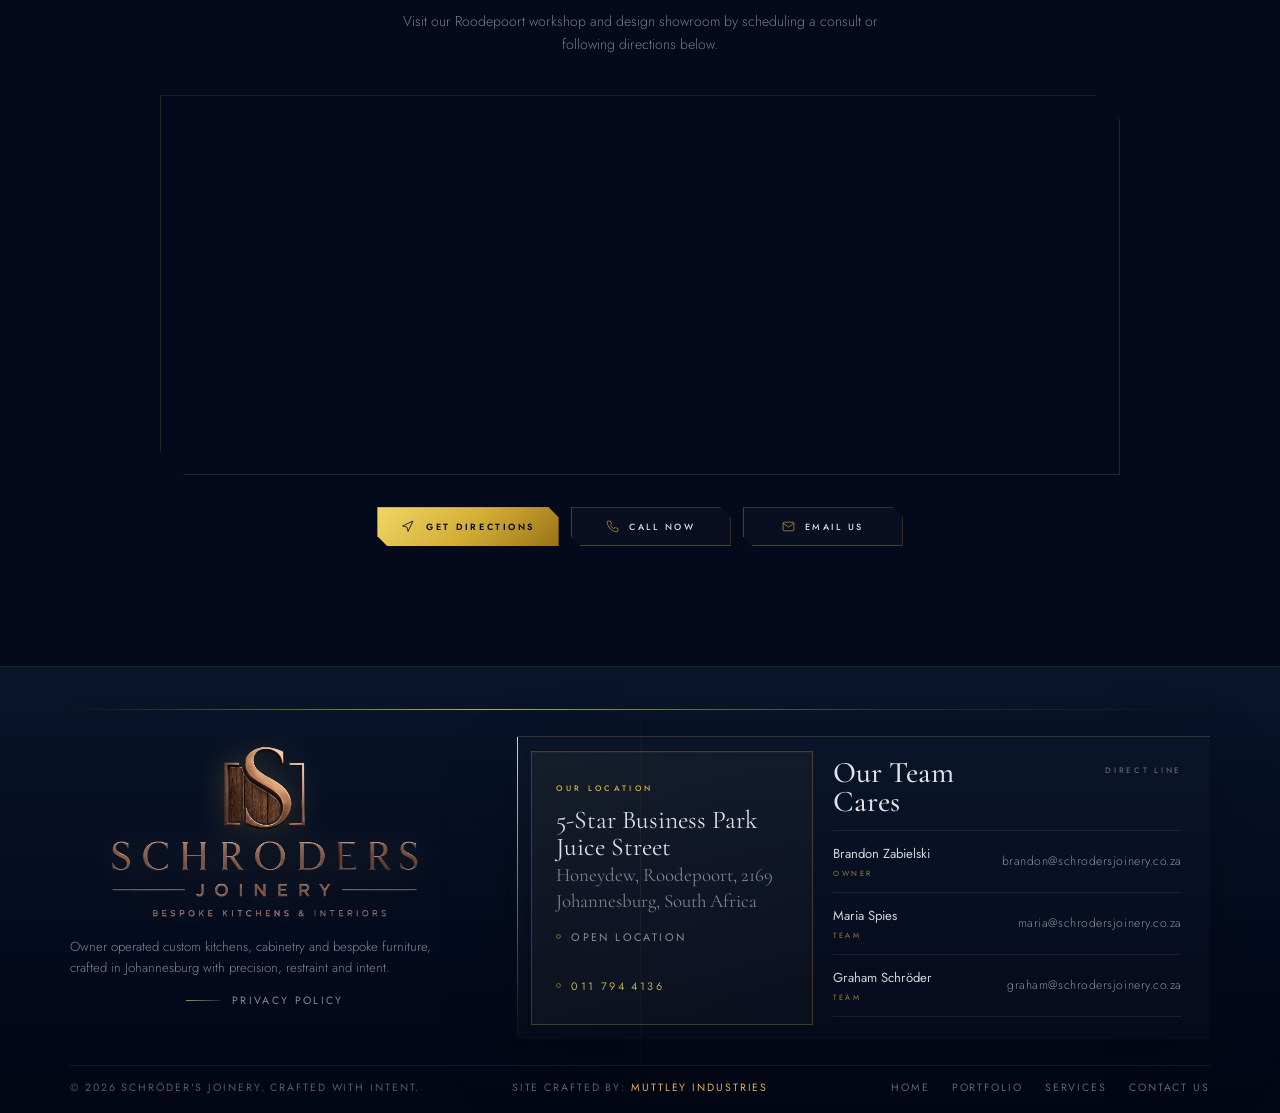
<file: contact.html>
<!DOCTYPE html>
<html lang="en">

<head>
    <meta charset="UTF-8">
    <meta name="viewport" content="width=device-width, initial-scale=1.0">
    <link rel="icon" type="image/x-icon" href="favicon.ico">

    <!-- //Primary SEO// -->
    <title>Contact Schröder's Joinery | Bespoke Custom Woodwork & Kitchens</title>
    <meta name="description" content="Get in touch with Schröder's Joinery. Contact our Honeydew, Johannesburg workshop for custom kitchens, bespoke cabinetry, fitted office workspaces, luxury bathrooms, and architectural woodwork.">
    <meta name="keywords" content="contact joinery Johannesburg, custom cabinets Midrand, bespoke furniture Kyalami, fitted kitchens Honeydew, Schroder's Joinery">
    <meta name="author" content="Schröder's Joinery">
    <meta name="robots" content="index, follow, max-image-preview:large">
    <link rel="canonical" href="https://www.schrodersjoinery.co.za/contact">

    <!-- //Open Graph (Social Cards)// -->
    <meta property="og:type" content="website">
    <meta property="og:title" content="Contact Schröder's Joinery | Bespoke Woodwork">
    <meta property="og:description" content="Discuss your spatial concepts or architectural plans with our master craftsmen. Contact our Johannesburg workshop directly.">
    <meta property="og:url" content="https://www.schrodersjoinery.co.za/contact.html">
    <meta property="og:site_name" content="Schröder's Joinery">
    <meta property="og:locale" content="en_ZA">
    <meta property="og:image" content="https://www.schrodersjoinery.co.za/portfolio-furniture.jpg">

    <!-- //Twitter Card// -->
    <meta name="twitter:card" content="summary_large_image">
    <meta name="twitter:title" content="Contact Schröder's Joinery | Bespoke Custom Woodwork">
    <meta name="twitter:description" content="Get in touch with us for all your custom woodwork needs. Custom kitchens, cabinetry, and furniture.">
    <meta name="twitter:image" content="https://www.schrodersjoinery.co.za/portfolio-furniture.jpg">

    <!-- //Fonts// -->
    <link rel="preconnect" href="https://fonts.googleapis.com">
    <link rel="preconnect" href="https://fonts.gstatic.com" crossorigin>
    <link href="https://fonts.googleapis.com/css2?family=Cormorant+Garamond:ital,wght@0,300;0,400;0,500;0,600;0,700;1,300;1,400&family=Jost:wght@200;300;400;500;600&family=Playfair+Display:ital,wght@0,400;0,700;1,400&display=swap" rel="stylesheet">
    <link rel="stylesheet" href="css/global.css">
    <link rel="stylesheet" href="css/contact.css">
</head>

<body>

    <!-- //Cursor Glow Ambient Effect// -->
    <div class="cursor-glow" id="cursorGlow"></div>

    <!-- //Sticky Logo Button// -->
    <a class="sticky-logo-btn" id="stickyLogo" href="/" aria-label="Return to Home">
        <img src="sj-logo.png" alt="Schröder's Joinery Logo">
    </a>

    <!-- //Sticky Hamburger Menu Trigger// -->
    <button class="hero-mobile-toggle" id="heroMobileToggle" type="button" aria-expanded="false"
        aria-controls="heroMobileNav" aria-label="Open site navigation">
        <span class="hero-mobile-toggle-core" aria-hidden="true">
            <span class="hero-mobile-line hero-mobile-line-top"></span>
            <span class="hero-mobile-line hero-mobile-line-mid"></span>
            <span class="hero-mobile-line hero-mobile-line-bot"></span>
        </span>
    </button>

    <!-- //Mobile Menu Drawer// -->
    <div class="hero-mobile-nav" id="heroMobileNav" hidden>
        <button class="hero-mobile-nav-backdrop" type="button" aria-label="Close site navigation"
            data-mobile-nav-close></button>
        <nav class="hero-mobile-nav-panel" aria-label="Mobile site navigation">
            <div class="hero-mobile-nav-links">
                <a class="hero-mobile-link" href="/#svcSection"><span>Services</span></a>
                <a class="hero-mobile-link" href="services#materialsSection"><span>Materials</span></a>
                <a class="hero-mobile-link" href="portfolio"><span>Portfolio</span></a>
                <a class="hero-mobile-link" href="/#storySection"><span>Our Story</span></a>
                <a class="hero-mobile-link" href="contact"><span>Contact Us</span></a>
            </div>
        </nav>
    </div>

    <!-- //Page Hero Section// -->
    <section class="pg-hero" id="heroSection">
        <!-- Background Imagery -->
        <div class="pg-hero-bg"></div>

        <!-- Overlays -->
        <div class="pg-hero-vignette"></div>
        <div class="pg-hero-diag"></div>
        <div class="pg-hero-grain"></div>

        <!-- Floating Particles -->
        <div class="pg-hero-dust" id="heroDust"></div>

        <!-- Desktop Navigation Rail -->
        <nav class="hero-nav" aria-label="Site navigation">
            <a class="h-nav-item" href="/#svcSection"><span>Services</span></a>
            <a class="h-nav-item" href="services#materialsSection"><span>Materials</span></a>
            <a class="h-nav-item" href="portfolio"><span>Portfolio</span></a>
            <a class="h-nav-item" href="/#storySection"><span>Our Story</span></a>
            <a class="h-nav-item" href="contact"><span>Contact Us</span></a>
        </nav>

        <!-- Social Media Rail -->
        <div class="hero-social-rail" aria-label="Social media links">
            <a class="hero-social-tab is-facebook" href="https://www.facebook.com/schrodersjoinery/" target="_blank"
                rel="noopener" aria-label="Schröder's Joinery on Facebook">
                <svg viewBox="0 0 24 24" aria-hidden="true">
                    <path
                        d="M13.32 21v-8.2h2.76l.41-3.2h-3.17V7.56c0-.93.26-1.56 1.58-1.56h1.69V3.14C15.78 3.05 15.04 3 14.18 3c-2.53 0-4.26 1.54-4.26 4.39V9.6H7.05v3.2h2.87V21h3.4z" />
                </svg>
            </a>
            <a class="hero-social-tab is-instagram" href="https://www.instagram.com/schroders_joinery/" target="_blank"
                rel="noopener" aria-label="Schröder's Joinery on Instagram">
                <svg viewBox="0 0 24 24" aria-hidden="true">
                    <path
                        d="M7.5 2h9A5.5 5.5 0 0 1 22 7.5v9a5.5 5.5 0 0 1-5.5 5.5h-9A5.5 5.5 0 0 1 2 16.5v-9A5.5 5.5 0 0 1 7.5 2zm0 1.8A3.7 3.7 0 0 0 3.8 7.5v9a3.7 3.7 0 0 0 3.7 3.7h9a3.7 3.7 0 0 0 3.7-3.7v-9a3.7 3.7 0 0 0-3.7-3.7h-9zm9.68 1.34a1.08 1.08 0 1 1 0 2.16 1.08 1.08 0 0 1 0-2.16zM12 6.6A5.4 5.4 0 1 1 6.6 12 5.4 5.4 0 0 1 12 6.6zm0 1.8A3.6 3.6 0 1 0 15.6 12 3.6 3.6 0 0 0 12 8.4z" />
                </svg>
            </a>
            <a class="hero-social-tab is-linkedin" href="https://za.linkedin.com/company/schr%C3%B6ders-joinery"
                target="_blank" rel="noopener" aria-label="Schröder's Joinery on LinkedIn">
                <svg viewBox="0 0 24 24" aria-hidden="true">
                    <path
                        d="M5.4 8.4A1.95 1.95 0 1 1 5.39 4.5 1.95 1.95 0 0 1 5.4 8.4zM3.74 9.77h3.31V20.5H3.74zm5.38 0h3.18v1.47h.05c.44-.84 1.53-1.73 3.15-1.73 3.36 0 3.98 2.21 3.98 5.08v5.9h-3.31v-5.23c0-1.25-.02-2.85-1.73-2.85-1.73 0-2 1.35-2 2.75v5.33H9.12V9.77z" />
                </svg>
            </a>
        </div>

        <!-- Copy -->
        <div class="pg-hero-copy">
            <span class="pg-hero-eyebrow">Collaborate</span>
            <nav class="pg-hero-breadcrumb" aria-label="Breadcrumb">
                <a href="/">Home</a>
                <span class="sep">/</span>
                <span class="current">Contact Us</span>
            </nav>
            <h1 class="pg-hero-title">Contact</h1>
            <p class="pg-hero-sub">Crafting conversations into heritage structures.</p>
            <p class="pg-hero-desc">Have an upcoming custom joinery project, custom kitchen, or corporate workspace
                vision? Get in touch with our studio to bring your concepts to life.</p>
        </div>
    </section>

    <!-- //Unified Content Wrapper to scroll over sticky hero// -->
    <div class="pg-content-wrap">
        <div class="contact-grid">

            <!-- Company Information Column -->
            <section class="contact-info sv-reveal-left" aria-label="Company Contact Details">
                <h2 class="contact-sec-heading">The Studio</h2>

                <!-- Main Details Card -->
                <div class="contact-info-card">
                    <span class="contact-card-kicker">Workshop Direct</span>
                    <div class="contact-detail-items">
                        <div class="contact-detail-item">
                            <div class="contact-item-icon">
                                <svg viewBox="0 0 24 24">
                                    <path
                                        d="M22 16.92v3a2 2 0 0 1-2.18 2 19.79 19.79 0 0 1-8.63-3.07 19.5 19.5 0 0 1-6-6 19.79 19.79 0 0 1-3.07-8.67A2 2 0 0 1 4.11 2h3a2 2 0 0 1 2 1.72 12.84 12.84 0 0 0 .7 2.81 2 2 0 0 1-.45 2.11L8.09 9.91a16 16 0 0 0 6 6l1.27-1.27a2 2 0 0 1 2.11-.45 12.84 12.84 0 0 0 2.81.7A2 2 0 0 1 22 16.92z" />
                                </svg>
                            </div>
                            <div class="contact-item-content">
                                <span class="contact-item-label">Telephone</span>
                                <a class="contact-item-link" href="tel:+27117944136">+27 (0) 11 794 4136</a>
                            </div>
                        </div>

                        <div class="contact-detail-item">
                            <div class="contact-item-icon">
                                <svg viewBox="0 0 24 24">
                                    <path
                                        d="M4 4h16c1.1 0 2 .9 2 2v12c0 1.1-.9 2-2 2H4c-1.1 0-2-.9-2-2V6c0-1.1.9-2 2-2z" />
                                    <polyline points="22,6 12,13 2,6" />
                                </svg>
                            </div>
                            <div class="contact-item-content">
                                <span class="contact-item-label">General Email</span>
                                <a class="contact-item-link"
                                    href="mailto:brandon@schrodersjoinery.co.za">brandon@schrodersjoinery.co.za</a>
                            </div>
                        </div>

                        <div class="contact-detail-item">
                            <div class="contact-item-icon">
                                <svg viewBox="0 0 24 24">
                                    <path
                                        d="M12 2C8.13 2 5 5.13 5 9c0 5.25 7 13 7 13s7-7.75 7-13c0-3.87-3.13-7-7-7zm0 9.5c-1.38 0-2.5-1.12-2.5-2.5s1.12-2.5 2.5-2.5 2.5 1.12 2.5 2.5-1.12 2.5-2.5 2.5z" />
                                </svg>
                            </div>
                            <div class="contact-item-content">
                                <span class="contact-item-label">Physical Address</span>
                                <address class="contact-item-text">
                                    5-Star Business Park, Juice Street<br>
                                    Honeydew, Roodepoort, 2169<br>
                                    Johannesburg, South Africa
                                </address>
                            </div>
                        </div>

                        <div class="contact-detail-item">
                            <div class="contact-item-icon">
                                <svg viewBox="0 0 24 24">
                                    <circle cx="12" cy="12" r="10" />
                                    <polyline points="12 6 12 12 16 14" />
                                </svg>
                            </div>
                            <div class="contact-item-content">
                                <span class="contact-item-label">Business Hours</span>
                                <span class="contact-item-text">
                                    Monday &ndash; Thursday: 07:00 &ndash; 16:30<br>
                                    Friday: 07:00 &ndash; 14:00<br>
                                    Saturday &ndash; Sunday: Closed
                                </span>
                            </div>
                        </div>
                    </div>
                </div>


                <!-- Team card details -->
                <div class="contact-info-card">
                    <span class="contact-card-kicker">Direct Contacts</span>
                    <div class="contact-team-list">
                        <div class="contact-team-member">
                            <span class="member-name">Brandon Zabielski <small>Owner</small></span>
                            <a href="mailto:brandon@schrodersjoinery.co.za">brandon@schrodersjoinery.co.za</a>
                        </div>
                        <div class="contact-team-member">
                            <span class="member-name">Maria Spies <small>Studio Admin</small></span>
                            <a href="mailto:maria@schrodersjoinery.co.za">maria@schrodersjoinery.co.za</a>
                        </div>
                        <div class="contact-team-member">
                            <span class="member-name">Graham Schröder <small>Workshop Lead</small></span>
                            <a href="mailto:graham@schrodersjoinery.co.za">graham@schrodersjoinery.co.za</a>
                        </div>
                    </div>
                </div>
            </section>

            <!-- Premium Contact Form Column -->
            <section class="contact-form-container sv-reveal-right" aria-label="Project Inquiry Form">
                <h2 class="contact-sec-heading">Project Inquiry</h2>

                <div class="form-wrapper-card">
                    <p class="form-instructions">Fill out the brief consultation details below to request a call or
                        custom quote from our design studio.</p>

                    <form id="premiumContactForm" novalidate>
                        <div class="form-row">
                            <div class="form-group">
                                <input type="text" id="fullName" name="fullName" required placeholder=" ">
                                <label for="fullName">Full Name</label>
                                <span class="focus-border"></span>
                                <span class="form-error-msg">Please enter your full name</span>
                            </div>

                            <div class="form-group">
                                <input type="text" id="companyName" name="companyName" placeholder=" ">
                                <label for="companyName">Company Name (Optional)</label>
                                <span class="focus-border"></span>
                            </div>
                        </div>

                        <div class="form-row">
                            <div class="form-group">
                                <input type="email" id="email" name="email" required placeholder=" ">
                                <label for="email">Email Address</label>
                                <span class="focus-border"></span>
                                <span class="form-error-msg">Please enter a valid email address</span>
                            </div>

                            <div class="form-group">
                                <input type="tel" id="phone" name="phone" placeholder=" ">
                                <label for="phone">Phone Number</label>
                                <span class="focus-border"></span>
                                <span class="form-error-msg">Please enter a valid phone number</span>
                            </div>
                        </div>

                        <div class="form-group select-wrapper">
                            <select id="serviceInterested" name="serviceInterested" required>
                                <option value="" disabled selected hidden></option>
                                <option value="kitchens">Bespoke Kitchens</option>
                                <option value="cabinetry">Custom Cabinetry & Wardrobes</option>
                                <option value="furniture">Bespoke Furniture</option>
                                <option value="bathrooms">Luxury Bathrooms</option>
                                <option value="interiors">Full Interior Joinery</option>
                                <option value="offices">Executive Offices & Fitouts</option>
                                <option value="other">Other Joinery Request</option>
                            </select>
                            <label for="serviceInterested">Service Interested In</label>
                            <span class="focus-border"></span>
                            <span class="form-error-msg">Please select a service area</span>
                        </div>

                        <div class="form-group">
                            <input type="text" id="subject" name="subject" required placeholder=" ">
                            <label for="subject">Subject</label>
                            <span class="focus-border"></span>
                            <span class="form-error-msg">Please enter a subject</span>
                        </div>

                        <div class="form-group">
                            <textarea id="message" name="message" required placeholder=" "></textarea>
                            <label for="message">Your Project Details / Message</label>
                            <span class="focus-border"></span>
                            <span class="form-error-msg">Please enter your message details</span>
                        </div>

                        <button class="svc-btn-primary form-submit-btn" type="submit">
                            <svg viewBox="0 0 24 24">
                                <line x1="22" y1="2" x2="11" y2="13" />
                                <polygon points="22 2 15 22 11 13 2 9 22 2" />
                            </svg>
                            Submit Inquiry
                        </button>
                    </form>

                    <!-- Success Screen -->
                    <div class="contact-success-card" id="contactSuccessCard">
                        <div class="success-icon-wrap">
                            <svg viewBox="0 0 24 24">
                                <polyline points="20 6 9 17 4 12" />
                            </svg>
                        </div>
                        <h3>Inquiry Received</h3>
                        <p class="success-accent">Our workshop owner, Brandon Zabielski, or a project lead will contact
                            you within 24 business hours.</p>
                        <p class="success-p-body">Thank you for reaching out to Schröder's Joinery. We look forward to
                            crafting your vision.</p>
                        <button class="svc-btn-ghost reset-btn" id="resetFormBtn" type="button">Send Another
                            Message</button>
                    </div>
                </div>
            </section>
        </div>

        <!-- Google Maps Section -->
        <section class="contact-map-section sv-reveal" aria-label="Google Map Location">
            <div class="contact-map-inner">
                <h2 class="contact-sec-heading centered">Our Location</h2>
                <p class="contact-map-desc">Visit our Roodepoort workshop and design showroom by scheduling a consult or
                    following directions below.</p>

                <div class="map-wrapper">
                    <iframe
                        src="https://www.google.com/maps/embed?pb=!1m18!1m12!1m3!1d3584.283120152438!2d27.919025115027584!3d-26.073399983496356!2m3!1f0!2f0!3f0!3m2!1i1024!2i768!4f13.1!3m3!1m2!1s0x1e9575e927c88b77%3A0x6a0c0a373b9e4a31!2sJuice%20St%2C%20Honeydew%2C%20Roodepoort%2C%202040!5e0!3m2!1sen!2sza!4v1680000000000!5m2!1sen!2sza"
                        width="100%" height="480" style="border:0;" allowfullscreen="" loading="lazy"
                        referrerpolicy="no-referrer-when-downgrade"></iframe>
                </div>

                <div class="map-actions">
                    <a class="svc-btn-primary"
                        href="https://www.google.com/maps/dir/?api=1&destination=-26.0734,27.9216" target="_blank"
                        rel="noopener">
                        <svg viewBox="0 0 24 24">
                            <polygon points="3 11 22 2 13 21 11 13 3 11" />
                        </svg>
                        Get Directions
                    </a>
                    <a class="svc-btn-ghost" href="tel:+27117944136">
                        <svg viewBox="0 0 24 24">
                            <path
                                d="M22 16.92v3a2 2 0 0 1-2.18 2 19.79 19.79 0 0 1-8.63-3.07 19.5 19.5 0 0 1-6-6 19.79 19.79 0 0 1-3.07-8.67A2 2 0 0 1 4.11 2h3a2 2 0 0 1 2 1.72 12.84 12.84 0 0 0 .7 2.81 2 2 0 0 1-.45 2.11L8.09 9.91a16 16 0 0 0 6 6l1.27-1.27a2 2 0 0 1 2.11-.45 12.84 12.84 0 0 0 2.81.7A2 2 0 0 1 22 16.92z" />
                        </svg>
                        Call Now
                    </a>
                    <a class="svc-btn-ghost" href="mailto:brandon@schrodersjoinery.co.za">
                        <svg viewBox="0 0 24 24">
                            <path d="M4 4h16c1.1 0 2 .9 2 2v12c0 1.1-.9 2-2 2H4c-1.1 0-2-.9-2-2V6c0-1.1.9-2 2-2z" />
                            <polyline points="22,6 12,13 2,6" />
                        </svg>
                        Email Us
                    </a>
                </div>
            </div>
        </section>

        <footer class="site-footer" id="contactSection" aria-label="Schroder's Joinery contact footer">
            <div class="footer-rail"></div>

            <div class="footer-shell">
                <div class="footer-topline"></div>

                <div class="footer-main">
                    <section class="footer-brand footer-reveal" style="--fdelay: 0.06s"
                        aria-label="Schroder's Joinery footer brand">
                    <a href="/" aria-label="Return to Home" style="display: block; margin: 0 auto;">
                        <img src="sj-full-logo.png" alt="Schröder's Joinery Badge" class="footer-secondary-mark" style="margin: 0 auto;">
                    </a>
                    <p class="footer-brand-copy">
                        Owner operated custom kitchens, cabinetry and bespoke furniture, crafted in Johannesburg
                        with
                        precision, restraint and intent.
                    </p>
                    <a class="footer-coordinate" href="privacy-policy" style="margin: 0 auto;">
                        Privacy Policy
                    </a>
                    </section>

                    <section class="footer-ledger" aria-label="Schroder's Joinery contact details">
                        <div class="footer-location-card footer-reveal" style="--fdelay: 0.18s">
                            <span class="footer-kicker">Our Location</span>
                            <p class="footer-address">
                                5-Star Business Park<br>
                                Juice Street<br>
                                <span>Honeydew, Roodepoort, 2169<br>Johannesburg, South Africa</span>
                            </p>
                            <a class="footer-map-link"
                                href="https://www.google.com/maps/search/?api=1&amp;query=-26.0734,27.9216"
                                target="_blank" rel="noopener">
                                Open Location
                            </a>
                            <br>
                            <a class="footer-phone" href="tel:+27117944136">011 794 4136</a>
                        </div>

                        <div class="footer-team footer-reveal" style="--fdelay: 0.30s">
                            <div class="footer-team-title">
                                <h3>Our Team<br>Cares</h3>
                                <span>Direct Line</span>
                            </div>

                            <div class="footer-people">
                                <div class="footer-person footer-reveal" style="--fdelay: 0.40s">
                                    <span class="footer-person-name">Brandon Zabielski <small>Owner</small></span>
                                    <a href="mailto:brandon@schrodersjoinery.co.za">brandon@schrodersjoinery.co.za</a>
                                </div>
                                <div class="footer-person footer-reveal" style="--fdelay: 0.48s">
                                    <span class="footer-person-name">Maria Spies <small>Team</small></span>
                                    <a href="mailto:maria@schrodersjoinery.co.za">maria@schrodersjoinery.co.za</a>
                                </div>
                                <div class="footer-person footer-reveal" style="--fdelay: 0.56s">
                                    <span class="footer-person-name">Graham Schr&ouml;der <small>Team</small></span>
                                    <a href="mailto:graham@schrodersjoinery.co.za">graham@schrodersjoinery.co.za</a>
                                </div>
                            </div>
                        </div>
                    </section>
                </div>

                <div class="footer-bottom footer-reveal" style="--fdelay: 0.66s">
                    <span class="footer-copyright">&copy; <span id="footerYear">2026</span> Schr&ouml;der's Joinery.
                        Crafted
                        with intent.</span>
                    <span class="footer-credit">Site Crafted by: <a href="https://www.muttley.co.za" target="_blank"
                            rel="noopener">Muttley Industries</a></span>
                    <nav class="footer-mini-nav" aria-label="Footer navigation">
                        <a href="/">Home</a>
                        <a href="portfolio">Portfolio</a>
                        <a href="/#svcSection">Services</a>
                        <a href="contact">Contact Us</a>
                    </nav>
                </div>
            </div>
        </footer>

    </div> <!-- //End of pg-content-wrap// -->

    <!-- //Back To Top Button// -->
    <button class="svc-btt" id="bttBtn" type="button" aria-label="Scroll back to top">
        <svg viewBox="0 0 24 24">
            <polyline points="18 15 12 9 6 15" />
        </svg>
    </button>

    <!-- ==============================
         INTERACTIVE SCRIPTS
    ============================== -->
    <script src="js/global.js" defer></script>
    <script src="js/contact.js" defer></script>
</body>

</html>
</file>
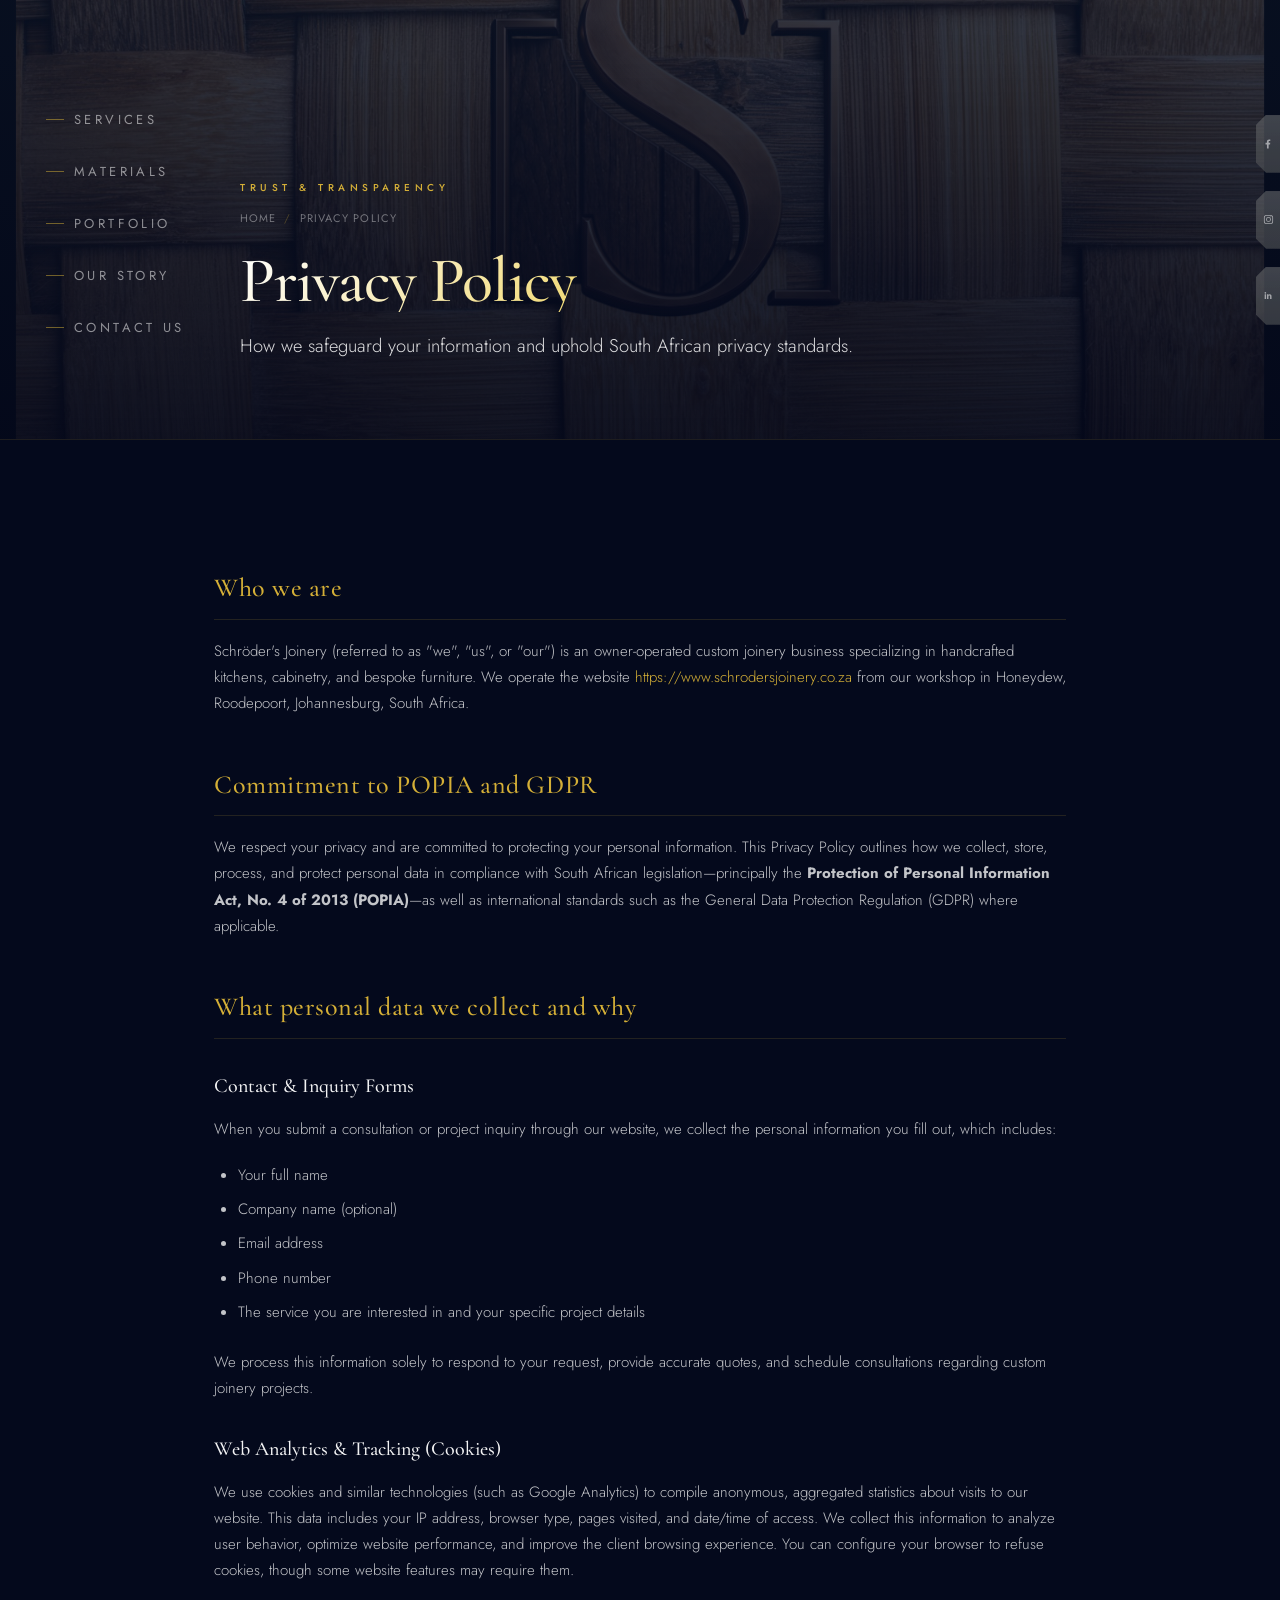
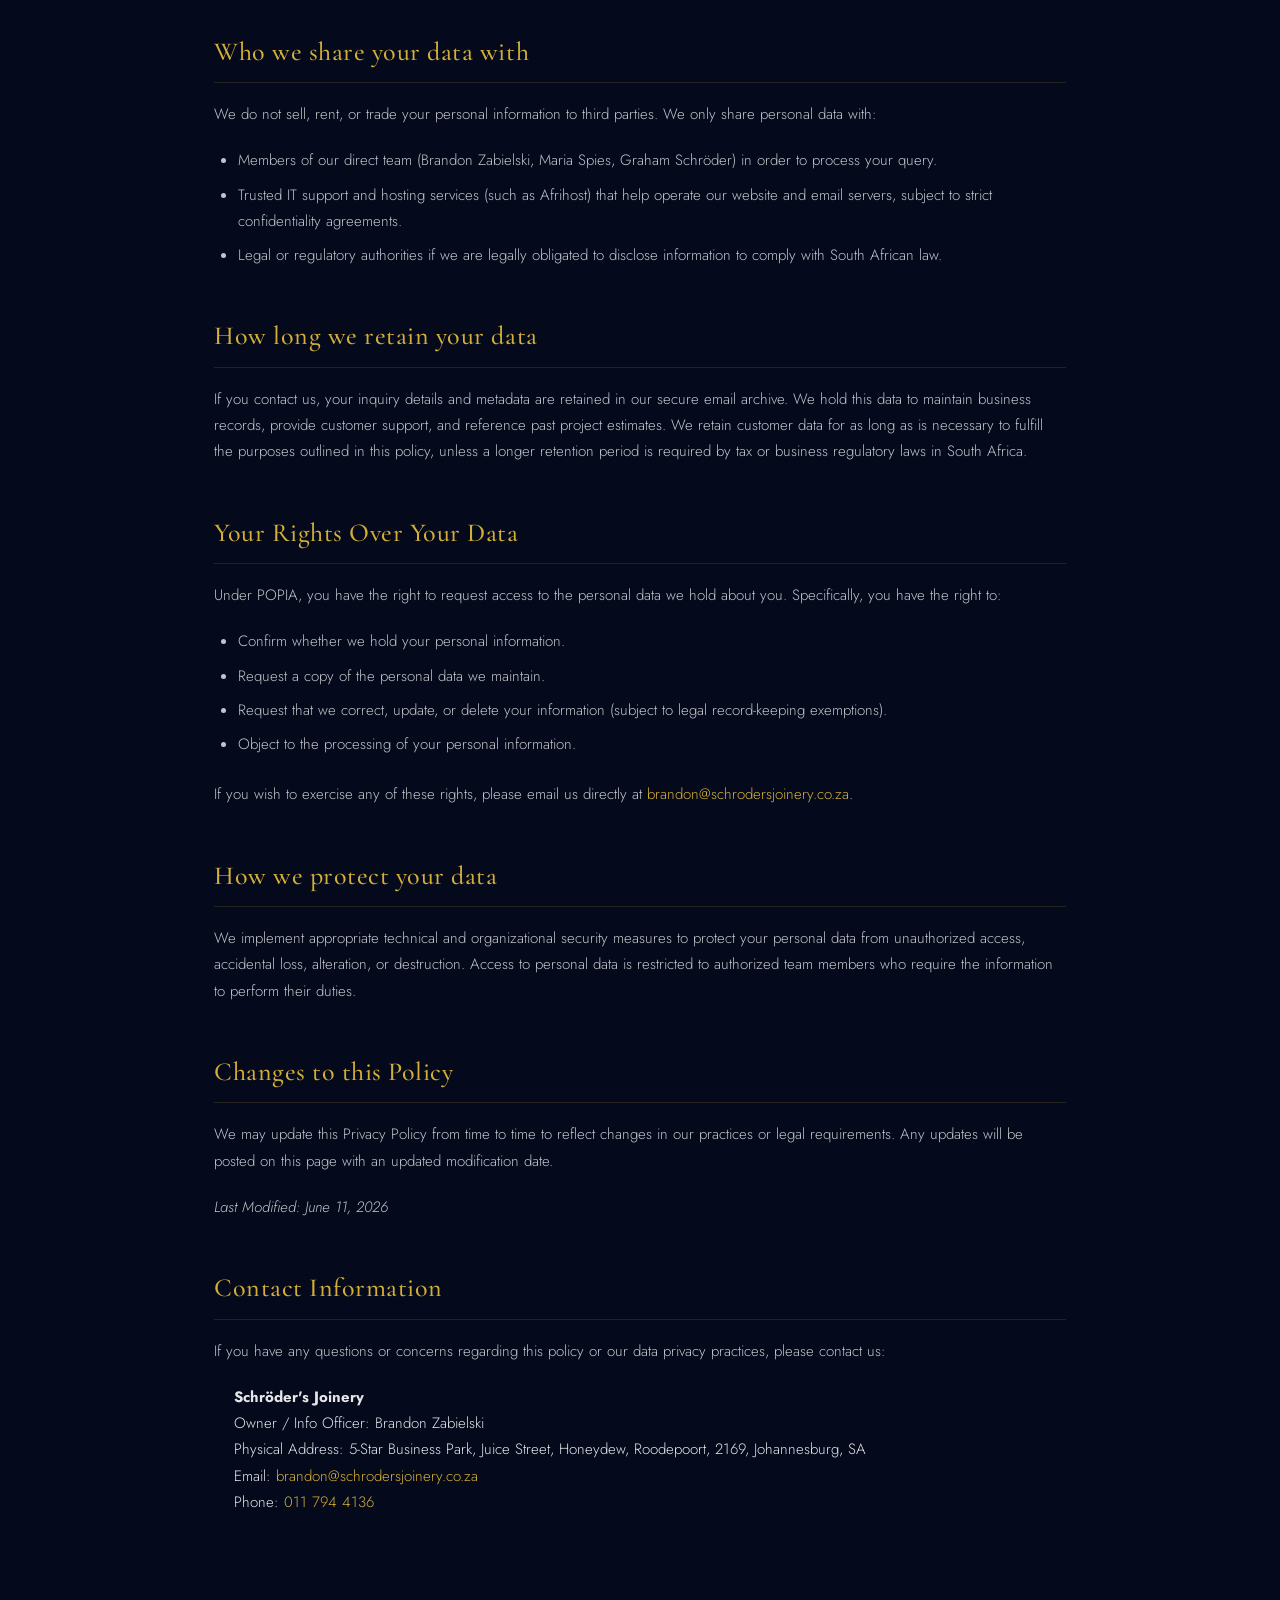
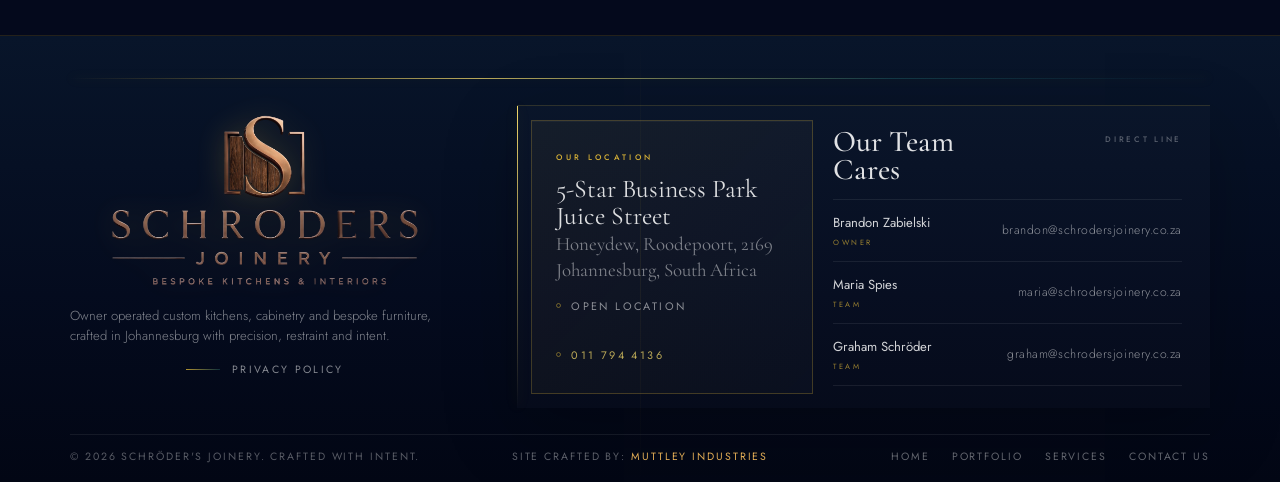
<file: privacy-policy.html>
<!DOCTYPE html>
<html lang="en">

<head>
    <!-- //SEO & Meta// -->
    <meta charset="UTF-8">
    <meta name="viewport" content="width=device-width, initial-scale=1.0">
    <link rel="icon" type="image/x-icon" href="favicon.ico">
    <title>Privacy Policy | Schröder's Joinery | Johannesburg</title>
    <meta name="description"
        content="Schröder's Joinery's Privacy Policy. Learn how we safeguard your personal information in compliance with South Africa's POPI Act (POPIA).">
    <meta name="author" content="Schröder's Joinery">
    <meta name="robots" content="index, follow, max-image-preview:large">
    <link rel="canonical" href="https://www.schrodersjoinery.co.za/privacy-policy">

    <!-- //Open Graph// -->
    <meta property="og:title" content="Privacy Policy | Schröder's Joinery | Johannesburg">
    <meta property="og:description"
        content="Schröder's Joinery's Privacy Policy. Learn how we safeguard your personal information in compliance with South Africa's POPI Act (POPIA).">
    <meta property="og:type" content="website">
    <meta property="og:url" content="https://www.schrodersjoinery.co.za/privacy-policy.html">
    <meta property="og:site_name" content="Schröder's Joinery">
    <meta property="og:locale" content="en_ZA">

    <!-- //Fonts// -->
    <link rel="preconnect" href="https://fonts.googleapis.com">
    <link rel="preconnect" href="https://fonts.gstatic.com" crossorigin>
    <link
        href="https://fonts.googleapis.com/css2?family=Cormorant+Garamond:ital,wght@0,300;0,400;0,500;0,600;0,700;1,300;1,400&family=Jost:wght@200;300;400;500;600&family=Playfair+Display:ital,wght@0,400;0,700;1,400&display=swap"
        rel="stylesheet">

    <link rel="stylesheet" href="css/global.css">
    
    <style>
        /* Extra styles for legal layout content */
        .pg-hero-bg {
            background: linear-gradient(180deg, rgba(9, 18, 38, 0.82) 0%, rgba(4, 9, 28, 0.94) 100%), url('privacy-bg.jpg') no-repeat center center;
            background-size: cover;
            position: absolute;
            inset: 0;
            z-index: 0;
        }
        .pg-hero {
            position: relative;
            padding: 180px 70px 80px;
            display: flex;
            align-items: center;
            min-height: 40vh;
            border-bottom: 1px solid rgba(212, 175, 55, 0.12);
            overflow: hidden;
        }
        .pg-hero-copy {
            position: relative;
            z-index: 2;
            max-width: 800px;
            margin: 0 auto;
            width: 100%;
        }
        .pg-hero-eyebrow {
            display: block;
            font-size: clamp(8px, 1.2vw, 10px);
            font-weight: 500;
            letter-spacing: 0.45em;
            text-transform: uppercase;
            color: #D4AF37;
            margin-bottom: 15px;
            animation: heroFadeIn 0.8s ease forwards;
        }
        .pg-hero-breadcrumb {
            display: flex;
            align-items: center;
            gap: 8px;
            font-size: 11px;
            letter-spacing: 0.1em;
            text-transform: uppercase;
            color: rgba(255, 255, 255, 0.4);
            margin-bottom: 25px;
        }
        .pg-hero-breadcrumb a {
            color: inherit;
            text-decoration: none;
            transition: color 0.3s ease;
        }
        .pg-hero-breadcrumb a:hover {
            color: #D4AF37;
        }
        .pg-hero-breadcrumb .sep {
            color: rgba(212, 175, 55, 0.3);
        }
        .pg-hero-title {
            font-family: 'Cormorant Garamond', serif;
            font-size: clamp(2.8rem, 5vw, 4.8rem);
            font-weight: 500;
            line-height: 0.95;
            letter-spacing: -0.02em;
            margin: 0 0 20px;
            background: linear-gradient(135deg, #ffffff 0%, #F0D668 50%, #9a7218 100%);
            -webkit-background-clip: text;
            -webkit-text-fill-color: transparent;
            background-clip: text;
        }
        .pg-hero-sub {
            font-size: clamp(0.9rem, 1.5vw, 1.15rem);
            font-weight: 300;
            line-height: 1.5;
            color: rgba(255, 255, 255, 0.85);
            max-width: 650px;
        }
        
        .legal-container {
            max-width: 900px;
            margin: 0 auto;
            padding: 80px 24px 120px;
            font-family: 'Jost', sans-serif;
        }
        
        .legal-content {
            line-height: 1.75;
            font-size: 15px;
            font-weight: 300;
            color: rgba(255, 255, 255, 0.76);
        }
        
        .legal-content h2 {
            font-family: 'Cormorant Garamond', serif;
            font-size: 26px;
            font-weight: 500;
            color: #D4AF37;
            margin-top: 45px;
            margin-bottom: 18px;
            letter-spacing: 0.02em;
            border-bottom: 1px solid rgba(212, 175, 55, 0.15);
            padding-bottom: 8px;
        }
        
        .legal-content h3 {
            font-family: 'Cormorant Garamond', serif;
            font-size: 20px;
            font-weight: 500;
            color: rgba(255, 255, 255, 0.95);
            margin-top: 30px;
            margin-bottom: 12px;
        }
        
        .legal-content p {
            margin-bottom: 20px;
        }
        
        .legal-content ul, .legal-content ol {
            margin-left: 24px;
            margin-bottom: 24px;
        }
        
        .legal-content li {
            margin-bottom: 8px;
        }
        
        .legal-content a {
            color: #D4AF37;
            text-decoration: none;
            transition: color 0.3s ease;
        }
        
        .legal-content a:hover {
            color: #F0D668;
            text-decoration: underline;
        }
        
        @media (max-width: 768px) {
            .pg-hero {
                padding: 140px 24px 50px;
            }
            .legal-container {
                padding: 50px 16px 80px;
            }
            .hero-mobile-toggle {
                display: block;
            }
            .hero-nav {
                display: none;
            }
        }
    </style>
</head>

<body>

    <!-- //Sticky Logo Button// -->
    <a class="sticky-logo-btn visible" id="stickyLogo" href="/" aria-label="Return to Home">
        <img src="sj-logo.png" alt="Schröder's Joinery Logo">
    </a>

    <!-- //Sticky Hamburger Menu Trigger// -->
    <button class="hero-mobile-toggle" id="heroMobileToggle" type="button" aria-expanded="false"
        aria-controls="heroMobileNav" aria-label="Open site navigation">
        <span class="hero-mobile-toggle-core" aria-hidden="true">
            <span class="hero-mobile-line hero-mobile-line-top"></span>
            <span class="hero-mobile-line hero-mobile-line-mid"></span>
            <span class="hero-mobile-line hero-mobile-line-bot"></span>
        </span>
    </button>

    <!-- //Mobile Menu Drawer// -->
    <div class="hero-mobile-nav" id="heroMobileNav" hidden>
        <button class="hero-mobile-nav-backdrop" type="button" aria-label="Close site navigation"
            data-mobile-nav-close></button>
        <nav class="hero-mobile-nav-panel" aria-label="Mobile site navigation">
            <div class="hero-mobile-nav-links">
                <a class="hero-mobile-link" href="/#svcSection"><span>Services</span></a>
                <a class="hero-mobile-link" href="services#materialsSection"><span>Materials</span></a>
                <a class="hero-mobile-link" href="portfolio"><span>Portfolio</span></a>
                <a class="hero-mobile-link" href="/#storySection"><span>Our Story</span></a>
                <a class="hero-mobile-link" href="contact"><span>Contact Us</span></a>
            </div>
        </nav>
    </div>

    <!-- //Page Hero Section// -->
    <section class="pg-hero" id="heroSection">
        <div class="pg-hero-bg"></div>
        <div class="pg-hero-vignette"></div>
        <div class="pg-hero-grain"></div>

        <!-- Desktop Navigation Rail -->
        <nav class="hero-nav" aria-label="Site navigation">
            <a class="h-nav-item" href="/#svcSection"><span>Services</span></a>
            <a class="h-nav-item" href="services#materialsSection"><span>Materials</span></a>
            <a class="h-nav-item" href="portfolio"><span>Portfolio</span></a>
            <a class="h-nav-item" href="/#storySection"><span>Our Story</span></a>
            <a class="h-nav-item" href="contact"><span>Contact Us</span></a>
        </nav>

        <!-- Social Media Rail -->
        <div class="hero-social-rail" aria-label="Social media links">
            <a class="hero-social-tab is-facebook" href="https://www.facebook.com/schrodersjoinery/" target="_blank"
                rel="noopener" aria-label="Schröder's Joinery on Facebook">
                <svg viewBox="0 0 24 24" aria-hidden="true">
                    <path
                        d="M13.32 21v-8.2h2.76l.41-3.2h-3.17V7.56c0-.93.26-1.56 1.58-1.56h1.69V3.14C15.78 3.05 15.04 3 14.18 3c-2.53 0-4.26 1.54-4.26 4.39V9.6H7.05v3.2h2.87V21h3.4z" />
                </svg>
            </a>
            <a class="hero-social-tab is-instagram" href="https://www.instagram.com/schroders_joinery/" target="_blank"
                rel="noopener" aria-label="Schröder's Joinery on Instagram">
                <svg viewBox="0 0 24 24" aria-hidden="true">
                    <path
                        d="M7.5 2h9A5.5 5.5 0 0 1 22 7.5v9a5.5 5.5 0 0 1-5.5 5.5h-9A5.5 5.5 0 0 1 2 16.5v-9A5.5 5.5 0 0 1 7.5 2zm0 1.8A3.7 3.7 0 0 0 3.8 7.5v9a3.7 3.7 0 0 0 3.7 3.7h9a3.7 3.7 0 0 0 3.7-3.7v-9a3.7 3.7 0 0 0-3.7-3.7h-9zm9.68 1.34a1.08 1.08 0 1 1 0 2.16 1.08 1.08 0 0 1 0-2.16zM12 6.6A5.4 5.4 0 1 1 6.6 12 5.4 5.4 0 0 1 12 6.6zm0 1.8A3.6 3.6 0 1 0 15.6 12 3.6 3.6 0 0 0 12 8.4z" />
                </svg>
            </a>
            <a class="hero-social-tab is-linkedin" href="https://za.linkedin.com/company/schr%C3%B6ders-joinery"
                target="_blank" rel="noopener" aria-label="Schröder's Joinery on LinkedIn">
                <svg viewBox="0 0 24 24" aria-hidden="true">
                    <path
                        d="M5.4 8.4A1.95 1.95 0 1 1 5.39 4.5 1.95 1.95 0 0 1 5.4 8.4zM3.74 9.77h3.31V20.5H3.74zm5.38 0h3.18v1.47h.05c.44-.84 1.53-1.73 3.15-1.73 3.36 0 3.98 2.21 3.98 5.08v5.9h-3.31v-5.23c0-1.25-.02-2.85-1.73-2.85-1.73 0-2 1.35-2 2.75v5.33H9.12V9.77z" />
                </svg>
            </a>
        </div>

        <!-- Copy -->
        <div class="pg-hero-copy">
            <span class="pg-hero-eyebrow">Trust & Transparency</span>
            <nav class="pg-hero-breadcrumb" aria-label="Breadcrumb">
                <a href="/">Home</a>
                <span class="sep">/</span>
                <span class="current">Privacy Policy</span>
            </nav>
            <h1 class="pg-hero-title">Privacy Policy</h1>
            <p class="pg-hero-sub">How we safeguard your information and uphold South African privacy standards.</p>
        </div>
    </section>

    <!-- //Unified Content Wrapper// -->
    <div class="pg-content-wrap">
        <main class="legal-container" aria-label="Privacy Policy content">
            <div class="legal-content">
                <h2>Who we are</h2>
                <p>Schröder's Joinery (referred to as "we", "us", or "our") is an owner-operated custom joinery business specializing in handcrafted kitchens, cabinetry, and bespoke furniture. We operate the website <a href="https://www.schrodersjoinery.co.za">https://www.schrodersjoinery.co.za</a> from our workshop in Honeydew, Roodepoort, Johannesburg, South Africa.</p>

                <h2>Commitment to POPIA and GDPR</h2>
                <p>We respect your privacy and are committed to protecting your personal information. This Privacy Policy outlines how we collect, store, process, and protect personal data in compliance with South African legislation—principally the <strong>Protection of Personal Information Act, No. 4 of 2013 (POPIA)</strong>—as well as international standards such as the General Data Protection Regulation (GDPR) where applicable.</p>

                <h2>What personal data we collect and why</h2>
                
                <h3>Contact & Inquiry Forms</h3>
                <p>When you submit a consultation or project inquiry through our website, we collect the personal information you fill out, which includes:</p>
                <ul>
                    <li>Your full name</li>
                    <li>Company name (optional)</li>
                    <li>Email address</li>
                    <li>Phone number</li>
                    <li>The service you are interested in and your specific project details</li>
                </ul>
                <p>We process this information solely to respond to your request, provide accurate quotes, and schedule consultations regarding custom joinery projects.</p>

                <h3>Web Analytics & Tracking (Cookies)</h3>
                <p>We use cookies and similar technologies (such as Google Analytics) to compile anonymous, aggregated statistics about visits to our website. This data includes your IP address, browser type, pages visited, and date/time of access. We collect this information to analyze user behavior, optimize website performance, and improve the client browsing experience. You can configure your browser to refuse cookies, though some website features may require them.</p>

                <h2>Who we share your data with</h2>
                <p>We do not sell, rent, or trade your personal information to third parties. We only share personal data with:</p>
                <ul>
                    <li>Members of our direct team (Brandon Zabielski, Maria Spies, Graham Schröder) in order to process your query.</li>
                    <li>Trusted IT support and hosting services (such as Afrihost) that help operate our website and email servers, subject to strict confidentiality agreements.</li>
                    <li>Legal or regulatory authorities if we are legally obligated to disclose information to comply with South African law.</li>
                </ul>

                <h2>How long we retain your data</h2>
                <p>If you contact us, your inquiry details and metadata are retained in our secure email archive. We hold this data to maintain business records, provide customer support, and reference past project estimates. We retain customer data for as long as is necessary to fulfill the purposes outlined in this policy, unless a longer retention period is required by tax or business regulatory laws in South Africa.</p>

                <h2>Your Rights Over Your Data</h2>
                <p>Under POPIA, you have the right to request access to the personal data we hold about you. Specifically, you have the right to:</p>
                <ul>
                    <li>Confirm whether we hold your personal information.</li>
                    <li>Request a copy of the personal data we maintain.</li>
                    <li>Request that we correct, update, or delete your information (subject to legal record-keeping exemptions).</li>
                    <li>Object to the processing of your personal information.</li>
                </ul>
                <p>If you wish to exercise any of these rights, please email us directly at <a href="mailto:brandon@schrodersjoinery.co.za">brandon@schrodersjoinery.co.za</a>.</p>

                <h2>How we protect your data</h2>
                <p>We implement appropriate technical and organizational security measures to protect your personal data from unauthorized access, accidental loss, alteration, or destruction. Access to personal data is restricted to authorized team members who require the information to perform their duties.</p>

                <h2>Changes to this Policy</h2>
                <p>We may update this Privacy Policy from time to time to reflect changes in our practices or legal requirements. Any updates will be posted on this page with an updated modification date.</p>
                <p><em>Last Modified: June 11, 2026</em></p>

                <h2>Contact Information</h2>
                <p>If you have any questions or concerns regarding this policy or our data privacy practices, please contact us:</p>
                <address style="font-style: normal; margin-left: 20px; color: rgba(255, 255, 255, 0.9);">
                    <strong>Schröder's Joinery</strong><br>
                    Owner / Info Officer: Brandon Zabielski<br>
                    Physical Address: 5-Star Business Park, Juice Street, Honeydew, Roodepoort, 2169, Johannesburg, SA<br>
                    Email: <a href="mailto:brandon@schrodersjoinery.co.za">brandon@schrodersjoinery.co.za</a><br>
                    Phone: <a href="tel:+27117944136">011 794 4136</a>
                </address>
            </div>
        </main>

        <!-- //Footer Section// -->
        <footer class="site-footer" id="contactSection" aria-label="Schroder's Joinery contact footer">
            <div class="footer-rail"></div>

            <div class="footer-shell">
                <div class="footer-topline"></div>

                <div class="footer-main">
                    <section class="footer-brand footer-reveal" style="--fdelay: 0.06s"
                        aria-label="Schroder's Joinery footer brand">
                        <a href="/" aria-label="Return to Home" style="display: block; margin: 0 auto;">
                            <img src="sj-full-logo.png" alt="Schr&ouml;der's Joinery Badge" class="footer-secondary-mark" style="margin: 0 auto;">
                        </a>
                        <p class="footer-brand-copy">
                            Owner operated custom kitchens, cabinetry and bespoke furniture, crafted in Johannesburg with
                            precision, restraint and intent.
                        </p>
                        <a class="footer-coordinate" href="privacy-policy" style="margin: 0 auto;">
                            Privacy Policy
                        </a>
                    </section>

                    <section class="footer-ledger" aria-label="Schroder's Joinery contact details">
                        <div class="footer-location-card footer-reveal" style="--fdelay: 0.18s">
                            <span class="footer-kicker">Our Location</span>
                            <p class="footer-address">
                                5-Star Business Park<br>
                                Juice Street<br>
                                <span>Honeydew, Roodepoort, 2169<br>Johannesburg, South Africa</span>
                            </p>
                            <a class="footer-map-link"
                                href="https://www.google.com/maps/search/?api=1&amp;query=-26.0734,27.9216"
                                target="_blank" rel="noopener">
                                Open Location
                            </a>
                            <br>
                            <a class="footer-phone" href="tel:+27117944136">011 794 4136</a>
                        </div>

                        <div class="footer-team footer-reveal" style="--fdelay: 0.30s">
                            <div class="footer-team-title">
                                <h3>Our Team<br>Cares</h3>
                                <span>Direct Line</span>
                            </div>

                            <div class="footer-people">
                                <div class="footer-person footer-reveal" style="--fdelay: 0.40s">
                                    <span class="footer-person-name">Brandon Zabielski <small>Owner</small></span>
                                    <a href="mailto:brandon@schrodersjoinery.co.za">brandon@schrodersjoinery.co.za</a>
                                </div>
                                <div class="footer-person footer-reveal" style="--fdelay: 0.48s">
                                    <span class="footer-person-name">Maria Spies <small>Team</small></span>
                                    <a href="mailto:maria@schrodersjoinery.co.za">maria@schrodersjoinery.co.za</a>
                                </div>
                                <div class="footer-person footer-reveal" style="--fdelay: 0.56s">
                                    <span class="footer-person-name">Graham Schr&ouml;der <small>Team</small></span>
                                    <a href="mailto:graham@schrodersjoinery.co.za">graham@schrodersjoinery.co.za</a>
                                </div>
                            </div>
                        </div>
                    </section>
                </div>

                <div class="footer-bottom footer-reveal" style="--fdelay: 0.66s">
                    <span class="footer-copyright">&copy; <span id="footerYear">2026</span> Schr&ouml;der's Joinery.
                        Crafted
                        with intent.</span>
                    <span class="footer-credit">Site Crafted by: <a href="https://www.muttley.co.za" target="_blank"
                            rel="noopener">Muttley Industries</a></span>
                    <nav class="footer-mini-nav" aria-label="Footer navigation">
                        <a href="/">Home</a>
                        <a href="portfolio">Portfolio</a>
                        <a href="/#svcSection">Services</a>
                        <a href="contact">Contact Us</a>
                    </nav>
                </div>
            </div>
        </footer>

    </div> <!-- //End of pg-content-wrap// -->

    <!-- //Back To Top Button// -->
    <button class="svc-btt" id="bttBtn" type="button" aria-label="Scroll back to top">
        <svg viewBox="0 0 24 24">
            <polyline points="18 15 12 9 6 15" />
        </svg>
    </button>

    <!-- ==============================
         INTERACTIVE SCRIPTS
    ============================== -->
    <script src="js/global.js" defer></script>
    <script>
        // Inline script to reveal footer year and manage basic mobile toggle interaction on the privacy page
        document.addEventListener('DOMContentLoaded', () => {
            const footerYear = document.getElementById('footerYear');
            if (footerYear) {
                footerYear.textContent = new Date().getFullYear();
            }
        });
    </script>
</body>

</html>
</file>
<file: css/global.css>
/* ==========================================================================
   GLOBAL STYLESHEET - SCHRÖDER'S JOINERY
   ========================================================================== */

/* //Reset// */
*, *::before, *::after {
    margin: 0;
    padding: 0;
    box-sizing: border-box;
}

/* //Root Variables// */
:root {
    --gold: #D4AF37;
    --gold-lt: #F0D668;
    --gold-dk: #9a7218;
    --navy: #04091C;
    --navy-mid: #081026;
    --tile-bg: rgba(4, 10, 30, 0.88);
    --cyan: #3DCFBF;
    --white: #ffffff;
    --dim: rgba(255, 255, 255, 0.52);
    --hex-w: 186px;
    --hex-h: 214px;
}

/* //Body// */
body {
    background: var(--navy);
    color: var(--white);
    font-family: 'Jost', sans-serif;
    overflow-x: hidden;
}

/* ==========================================================================
   STICKY LOGO BUTTON
   ========================================================================== */
.sticky-logo-btn {
    position: fixed;
    top: 28px;
    right: 36px;
    z-index: 9999;
    width: 48px;
    height: 48px;
    display: grid;
    place-items: center;
    border: 1px solid rgba(212, 175, 55, 0.20);
    border-radius: 50%;
    background: rgba(4, 9, 28, 0.82);
    backdrop-filter: blur(12px);
    -webkit-backdrop-filter: blur(12px);
    box-shadow: 0 8px 24px rgba(0, 0, 0, 0.30);
    text-decoration: none;
    opacity: 0;
    transform: scale(0.82);
    transition: opacity 0.42s ease, transform 0.42s cubic-bezier(0.34, 1.56, 0.64, 1),
                border-color 0.32s ease, box-shadow 0.32s ease;
    pointer-events: none;
}
.sticky-logo-btn.visible {
    opacity: 1;
    transform: scale(1);
    pointer-events: auto;
}
.sticky-logo-btn img {
    width: 30px;
    height: 30px;
    object-fit: contain;
    filter: drop-shadow(0 0 6px rgba(212, 175, 55, 0.12));
}
.sticky-logo-btn:hover {
    border-color: rgba(212, 175, 55, 0.55);
    box-shadow: 0 12px 32px rgba(0, 0, 0, 0.44), 0 0 20px rgba(212, 175, 55, 0.12);
}

/* ==========================================================================
   MOBILE TOGGLE + NAV
   ========================================================================== */
.hero-mobile-toggle {
    position: fixed;
    top: 34px;
    left: 24px;
    z-index: 10001;
    width: 36px;
    height: 28px;
    padding: 0;
    border: 0;
    background: transparent;
    cursor: pointer;
    color: var(--white);
    opacity: 0.84;
    -webkit-tap-highlight-color: transparent;
    transition: opacity 0.3s ease, transform 0.3s ease;
    display: none;
}
body.mobile-nav-open {
    overflow: hidden;
}
.hero-mobile-toggle:hover {
    opacity: 1;
    transform: translateY(-1px);
}
.hero-mobile-toggle:focus-visible,
.hero-mobile-link:focus-visible,
.hero-mobile-nav-backdrop:focus-visible {
    outline: 2px solid rgba(255, 255, 255, 0.74);
    outline-offset: 4px;
}
.hero-mobile-toggle-core {
    position: relative;
    display: block;
    width: 100%;
    height: 100%;
}
.hero-mobile-toggle-core::before {
    content: '';
    position: absolute;
    left: 0;
    top: 2px;
    bottom: 2px;
    width: 1px;
    background: rgba(255, 255, 255, 0.24);
    opacity: 0;
    transform: scaleY(0.35);
    transform-origin: top center;
    transition: opacity 0.24s ease, transform 0.34s cubic-bezier(0.22, 1, 0.36, 1);
}
.hero-mobile-line {
    position: absolute;
    left: 8px;
    height: 1px;
    background: rgba(255, 255, 255, 0.9);
    transform-origin: left center;
    transition: transform 0.34s cubic-bezier(0.22, 1, 0.36, 1), width 0.34s ease, opacity 0.22s ease;
}
.hero-mobile-line-top { top: 3px; width: 28px; }
.hero-mobile-line-mid { top: 13px; width: 16px; }
.hero-mobile-line-bot { top: 23px; width: 22px; }

.hero-mobile-toggle[aria-expanded="true"] .hero-mobile-toggle-core::before {
    opacity: 1;
    transform: scaleY(1);
}
.hero-mobile-toggle[aria-expanded="true"] .hero-mobile-line-top {
    width: 28px;
    transform: translateY(10px) rotate(38deg);
}
.hero-mobile-toggle[aria-expanded="true"] .hero-mobile-line-mid {
    opacity: 0;
    transform: translateX(-8px);
}
.hero-mobile-toggle[aria-expanded="true"] .hero-mobile-line-bot {
    width: 28px;
    transform: translateY(-10px) rotate(-38deg);
}

.hero-mobile-nav[hidden] {
    display: none !important;
}
.hero-mobile-nav {
    position: fixed;
    inset: 0;
    z-index: 10000;
    pointer-events: none;
    display: none;
}
.hero-mobile-nav-backdrop {
    position: absolute;
    inset: 0;
    border: 0;
    background: linear-gradient(90deg, rgba(3, 7, 18, 0.88) 0%, rgba(3, 7, 18, 0.62) 28%, rgba(3, 7, 18, 0.18) 54%, rgba(3, 7, 18, 0) 76%);
    opacity: 0;
    cursor: pointer;
    transition: opacity 0.28s ease;
}
.hero-mobile-nav-panel {
    position: fixed;
    top: 96px;
    left: 24px;
    display: flex;
    flex-direction: column;
    gap: 18px;
    padding-left: 18px;
    max-width: calc(100vw - 48px);
    transform: translateX(-18px);
    opacity: 0;
    transition: transform 0.36s cubic-bezier(0.22, 1, 0.36, 1), opacity 0.24s ease;
}
.hero-mobile-nav-panel::before {
    content: '';
    position: absolute;
    left: 0;
    top: 2px;
    bottom: 2px;
    width: 1px;
    background: linear-gradient(to bottom, rgba(212, 175, 55, 0.72) 0%, rgba(212, 175, 55, 0.24) 62%, transparent 100%);
}
.hero-mobile-nav.is-open {
    pointer-events: auto;
}
.hero-mobile-nav.is-open .hero-mobile-nav-backdrop {
    opacity: 1;
}
.hero-mobile-nav.is-open .hero-mobile-nav-panel {
    transform: translateX(0);
    opacity: 1;
}
.hero-mobile-nav-links {
    display: flex;
    flex-direction: column;
    gap: 18px;
}
.hero-mobile-link {
    display: inline-flex;
    align-items: center;
    gap: 12px;
    width: fit-content;
    text-decoration: none;
    opacity: 0;
    transform: translateX(-10px);
    transition: opacity 0.22s ease, transform 0.36s cubic-bezier(0.22, 1, 0.36, 1), color 0.32s ease;
}
.hero-mobile-link::before {
    content: '';
    display: block;
    width: 18px;
    height: 1px;
    background: rgba(212, 175, 55, 0.50);
    flex-shrink: 0;
    transition: width 0.36s ease, background 0.36s ease;
}
.hero-mobile-link span {
    font-family: 'Jost', sans-serif;
    font-size: 13px;
    font-weight: 400;
    letter-spacing: 0.26em;
    text-transform: uppercase;
    color: rgba(255, 255, 255, 0.52);
    white-space: nowrap;
    transition: color 0.32s ease, letter-spacing 0.36s ease;
}
.hero-mobile-nav.is-open .hero-mobile-link {
    opacity: 1;
    transform: translateX(0);
}
.hero-mobile-nav.is-open .hero-mobile-link:nth-child(1) { transition-delay: 0.03s; }
.hero-mobile-nav.is-open .hero-mobile-link:nth-child(2) { transition-delay: 0.08s; }
.hero-mobile-nav.is-open .hero-mobile-link:nth-child(3) { transition-delay: 0.13s; }
.hero-mobile-nav.is-open .hero-mobile-link:nth-child(4) { transition-delay: 0.18s; }
.hero-mobile-nav.is-open .hero-mobile-link:nth-child(5) { transition-delay: 0.23s; }
.hero-mobile-nav.is-open .hero-mobile-link:nth-child(6) { transition-delay: 0.28s; }

.hero-mobile-link:hover::before,
.hero-mobile-link:focus-visible::before {
    width: 30px;
    background: #D4AF37;
}
.hero-mobile-link:hover span,
.hero-mobile-link:focus-visible span {
    color: rgba(212, 175, 55, 0.95);
    letter-spacing: 0.38em;
}

/* ==========================================================================
   VERTICAL NAVIGATION RAIL (DESKTOP)
   ========================================================================== */
.hero-nav {
    position: absolute;
    left: 46px;
    top: 0;
    z-index: 10;
    display: flex;
    flex-direction: column;
    gap: 0;
}
.h-nav-item {
    position: absolute;
    left: 0;
    display: flex;
    align-items: center;
    gap: 10px;
    text-decoration: none;
    cursor: pointer;
    animation: navSlideIn 0.8s cubic-bezier(0.34, 1.28, 0.64, 1) both;
}
.h-nav-item::before {
    content: '';
    display: block;
    width: 18px;
    height: 1px;
    background: rgba(212, 175, 55, 0.50);
    flex-shrink: 0;
    transition: width 0.36s ease, background 0.36s ease;
}
.h-nav-item:hover::before {
    width: 30px;
    background: #D4AF37;
}
.h-nav-item span {
    font-family: 'Jost', sans-serif;
    font-size: 13px;
    font-weight: 400;
    letter-spacing: 0.26em;
    text-transform: uppercase;
    color: rgba(255, 255, 255, 0.52);
    transition: color 0.32s ease, letter-spacing 0.36s ease;
    white-space: nowrap;
}
.h-nav-item:hover span {
    color: rgba(212, 175, 55, 0.95);
    letter-spacing: 0.38em;
}
@keyframes navSlideIn {
    from { opacity: 0; transform: translateX(-28px); }
    to { opacity: 1; transform: translateX(0); }
}
.h-nav-item:nth-child(1) { top: 110px; animation-delay: 0.55s; }
.h-nav-item:nth-child(2) { top: 162px; animation-delay: 0.68s; }
.h-nav-item:nth-child(3) { top: 214px; animation-delay: 0.81s; }
.h-nav-item:nth-child(4) { top: 266px; animation-delay: 0.94s; }
.h-nav-item:nth-child(5) { top: 318px; animation-delay: 1.07s; }

/* ==========================================================================
   SOCIAL MEDIA RAIL
   ========================================================================== */
.hero-social-rail {
    position: absolute;
    top: 50%;
    right: 0;
    z-index: 11;
    display: flex;
    flex-direction: column;
    align-items: flex-end;
    gap: 18px;
    transform: translateY(-50%);
    animation: socialRailEntry 0.9s cubic-bezier(0.22, 1, 0.36, 1) 0.95s both;
}
@keyframes socialRailEntry {
    from { opacity: 0; transform: translate(18px, -50%); }
    to { opacity: 1; transform: translate(0, -50%); }
}
.hero-social-tab {
    position: relative;
    display: flex;
    align-items: center;
    justify-content: center;
    height: 58px;
    width: 24px;
    color: #ffffff;
    text-decoration: none;
    clip-path: polygon(10px 0, 100% 0, 100% 100%, 10px 100%, 0 calc(100% - 10px), 0 10px);
    background: linear-gradient(180deg, rgba(116, 122, 130, 0.78), rgba(90, 96, 104, 0.88));
    box-shadow: 0 10px 22px rgba(0, 0, 0, 0.14);
    opacity: 0.76;
    filter: saturate(0.48) brightness(0.84);
    transition: transform 0.34s cubic-bezier(0.22, 1, 0.36, 1), opacity 0.28s ease, box-shadow 0.34s ease, filter 0.34s ease;
    overflow: visible;
}
.hero-social-tab::before {
    content: '';
    position: absolute;
    inset: 0;
    background: var(--social-hover);
    opacity: 0;
    transition: opacity 0.34s ease;
    z-index: 0;
}
.hero-social-tab::after {
    content: '';
    position: absolute;
    inset: 1px 0 1px 1px;
    background: linear-gradient(180deg, rgba(255, 255, 255, 0.14) 0%, rgba(255, 255, 255, 0) 54%);
    pointer-events: none;
    opacity: 0.2;
    z-index: 1;
}
.hero-social-tab:hover,
.hero-social-tab:focus-visible {
    transform: translateX(-4px);
    box-shadow: 0 14px 28px rgba(0, 0, 0, 0.2);
    opacity: 1;
    filter: saturate(1) brightness(1.03);
}
.hero-social-tab:hover::before,
.hero-social-tab:focus-visible::before {
    opacity: 1;
}
.hero-social-tab:focus-visible {
    outline: 2px solid rgba(255, 255, 255, 0.82);
    outline-offset: 4px;
}
.hero-social-tab svg {
    width: 13px;
    height: 13px;
    fill: currentColor;
    position: relative;
    z-index: 2;
}
.hero-social-tab.is-facebook { --social-hover: #1877F2; }
.hero-social-tab.is-facebook svg { width: 12px; height: 12px; }

.hero-social-tab.is-instagram { --social-hover: linear-gradient(135deg, #F58529 0%, #FEDA77 20%, #DD2A7B 52%, #8134AF 76%, #515BD4 100%); }
.hero-social-tab.is-instagram svg { width: 11px; height: 11px; }

.hero-social-tab.is-linkedin { --social-hover: #0A66C2; }
.hero-social-tab.is-linkedin svg { width: 10.5px; height: 10.5px; }

/* ==========================================================================
   BACK TO TOP BUTTON
   ========================================================================== */
.svc-btt {
    position: fixed;
    bottom: 36px;
    right: 36px;
    z-index: 9000;
    width: 44px;
    height: 44px;
    background: rgba(4, 9, 28, 0.88);
    border: 1px solid rgba(212, 175, 55, 0.22);
    display: flex;
    align-items: center;
    justify-content: center;
    clip-path: polygon(6px 0, 100% 0, 100% calc(100% - 6px), calc(100% - 6px) 100%, 0 100%, 0 6px);
    cursor: pointer;
    opacity: 0;
    pointer-events: none;
    transform: translateY(12px);
    transition: opacity 0.36s ease, transform 0.36s ease, background 0.28s ease, border-color 0.28s ease;
    backdrop-filter: blur(8px);
}
.svc-btt.visible {
    opacity: 1;
    pointer-events: auto;
    transform: translateY(0);
}
.svc-btt:hover {
    background: rgba(212, 175, 55, 0.14);
    border-color: rgba(212, 175, 55, 0.50);
}
.svc-btt svg {
    width: 16px;
    height: 16px;
    stroke: rgba(212, 175, 55, 0.65);
    stroke-width: 1.5;
    fill: none;
    transition: stroke 0.28s ease;
}
.svc-btt:hover svg {
    stroke: rgba(212, 175, 55, 0.95);
}

/* ==========================================================================
   CURSOR Glow Ambient Effect
   ========================================================================== */
.cursor-glow {
    position: fixed;
    width: 280px;
    height: 280px;
    border-radius: 50%;
    background: radial-gradient(circle, rgba(212, 175, 55, 0.04) 0%, transparent 72%);
    pointer-events: none;
    z-index: 9999;
    transform: translate(-50%, -50%);
    transition: opacity 0.5s ease;
    opacity: 0;
}
@media (hover: hover) {
    .cursor-glow { opacity: 1; }
}

/* ==========================================================================
   SITE FOOTER (COMMON)
   ========================================================================== */
.site-footer {
    position: relative;
    z-index: 10;
    overflow: hidden;
    background: linear-gradient(180deg, #08152A 0%, #040B1E 58%, #020614 100%);
    border-top: 1px solid rgba(212, 175, 55, 0.16);
    color: var(--white);
    isolation: isolate;
}
.footer-rail {
    position: absolute;
    top: 0;
    left: 50%;
    z-index: 0;
    width: 1px;
    height: 100%;
    pointer-events: none;
    background: linear-gradient(to bottom, transparent, rgba(212, 175, 55, 0.18), transparent);
    opacity: 0.45;
}
.footer-shell {
    position: relative;
    z-index: 2;
    max-width: 1400px;
    margin: 0 auto;
    padding: 42px 70px 18px;
}
.footer-topline {
    width: 0;
    height: 1px;
    margin-bottom: 26px;
    background: linear-gradient(90deg, transparent 0%, rgba(212, 175, 55, 0.18) 8%, rgba(240, 214, 104, 0.76) 36%, rgba(61, 207, 191, 0.20) 72%, transparent 100%);
    box-shadow: 0 0 12px rgba(212, 175, 55, 0.18);
    transition: width 1.05s cubic-bezier(0.16, 1, 0.3, 1);
}
.site-footer.vis .footer-topline {
    width: 100%;
}
.footer-main {
    display: grid;
    grid-template-columns: minmax(230px, 0.72fr) minmax(520px, 1.28fr);
    gap: clamp(26px, 4.5vw, 70px);
    align-items: stretch;
}
.footer-brand {
    display: flex;
    flex-direction: column;
    justify-content: center;
    gap: 15px;
}
.footer-mark {
    width: 58px;
    height: 58px;
    display: grid;
    place-items: center;
    border: 1px solid rgba(212, 175, 55, 0.22);
    border-radius: 50%;
    background: rgba(255, 255, 255, 0.018);
    box-shadow: 0 18px 42px rgba(0, 0, 0, 0.26);
}
.footer-mark img {
    width: 38px;
    height: 38px;
    object-fit: contain;
    filter: drop-shadow(0 0 10px rgba(212, 175, 55, 0.16));
}
.footer-brand h2 {
    font-family: 'Cormorant Garamond', serif;
    font-size: clamp(2.6rem, 4.8vw, 5.6rem);
    line-height: 0.84;
    font-weight: 600;
    letter-spacing: -0.03em;
    margin: 0;
    max-width: 420px;
    background: linear-gradient(150deg, #fff 0%, #F0D668 44%, #9B741B 100%);
    -webkit-background-clip: text;
    -webkit-text-fill-color: transparent;
    background-clip: text;
}
.footer-brand-copy {
    max-width: 380px;
    margin: 25px 0 0 0; /* lowered down under the big logo wrapper */
    font-family: 'Jost', sans-serif;
    font-size: 0.82rem;
    font-weight: 300;
    line-height: 1.55;
    color: rgba(255, 255, 255, 0.50);
}
.footer-coordinate {
    display: inline-flex;
    align-items: center;
    gap: 12px;
    width: fit-content;
    margin-top: 15px; /* lowered down under the description */
    color: rgba(255, 255, 255, 0.52);
    text-decoration: none;
    font-size: 0.66rem;
    letter-spacing: 0.22em;
    text-transform: uppercase;
    transition: color 0.35s ease, transform 0.35s ease;
}
.footer-coordinate::before {
    content: '';
    width: 34px;
    height: 1px;
    background: linear-gradient(90deg, rgba(212, 175, 55, 0.82), rgba(61, 207, 191, 0.20));
}
.footer-coordinate:hover {
    color: var(--gold-lt);
    transform: translateX(4px);
}
.footer-brand > a:first-of-type {
    position: relative;
    display: block;
    width: 100%;
    height: 130px; /* fixed space in document flow so size changes don't shift footer layout */
    margin: 0 auto;
}
.footer-secondary-mark {
    position: absolute;
    top: 50%;
    left: 50%;
    transform: translate(-50%, -50%);
    width: 320px; /* independent and size-increasable! */
    height: auto;
    max-width: none;
    opacity: 0.95;
    filter: brightness(1.08) drop-shadow(0 0 15px rgba(212, 175, 55, 0.22));
    transition: opacity 0.4s ease, filter 0.4s ease, transform 0.4s ease;
    pointer-events: none; /* allows wrapper link to handle mouse events */
}
.footer-brand > a:first-of-type:hover .footer-secondary-mark {
    opacity: 1;
    filter: brightness(1.18) drop-shadow(0 0 25px rgba(212, 175, 55, 0.55));
    transform: translate(-50%, -50%) translateY(-4px) scale(1.04);
}
.footer-ledger {
    position: relative;
    display: grid;
    grid-template-columns: minmax(260px, 0.88fr) minmax(330px, 1.12fr);
    gap: 20px;
    align-items: stretch;
    border-top: 1px solid rgba(212, 175, 55, 0.18);
    background: rgba(255, 255, 255, 0.012);
    box-shadow: 0 24px 70px rgba(0, 0, 0, 0.22);
}
.footer-ledger::after {
    content: '';
    position: absolute;
    top: 0;
    left: 0;
    width: 1px;
    height: 0;
    pointer-events: none;
    background: linear-gradient(to bottom, var(--gold-lt), transparent);
    box-shadow: 0 0 14px rgba(212, 175, 55, 0.24);
    transition: height 0.95s cubic-bezier(0.16, 1, 0.3, 1) 0.25s;
}
.site-footer.vis .footer-ledger::after {
    height: 100%;
}
.footer-location-card, .footer-team {
    position: relative;
    z-index: 1;
}
.footer-location-card {
    display: flex;
    flex-direction: column;
    justify-content: center;
    min-height: 212px;
    margin: 14px 0 14px 14px;
    padding: 22px 24px;
    border: 1px solid rgba(212, 175, 55, 0.26);
    background: linear-gradient(135deg, rgba(212, 175, 55, 0.055), rgba(255, 255, 255, 0.014));
    box-shadow: inset 0 1px 0 rgba(255, 255, 255, 0.035);
}
.footer-team {
    padding: 22px 28px 22px 0;
}
.footer-kicker {
    display: block;
    margin-bottom: 13px;
    font-size: 8px;
    font-weight: 500;
    letter-spacing: 0.42em;
    text-transform: uppercase;
    color: var(--gold);
}
.footer-address {
    margin: 0 0 16px;
    font-family: 'Cormorant Garamond', serif;
    font-size: clamp(1.35rem, 2vw, 2rem);
    line-height: 1.03;
    color: rgba(255, 255, 255, 0.86);
}
.footer-address span {
    color: rgba(255, 255, 255, 0.46);
    font-size: 0.74em;
}
.footer-map-link, .footer-phone, .footer-person a {
    color: inherit;
    text-decoration: none;
}
.footer-map-link, .footer-phone {
    display: inline-flex;
    align-items: center;
    gap: 10px;
    width: fit-content;
    font-size: 0.68rem;
    letter-spacing: 0.22em;
    text-transform: uppercase;
    color: rgba(255, 255, 255, 0.52);
    transition: color 0.35s ease, transform 0.35s ease;
}
.footer-phone {
    margin-top: 10px;
    color: rgba(240, 214, 104, 0.78);
}
.footer-map-link::before, .footer-phone::before {
    content: '';
    width: 5px;
    height: 5px;
    border: 1px solid rgba(212, 175, 55, 0.48);
    border-radius: 50%;
}
.footer-map-link:hover, .footer-phone:hover {
    color: var(--gold-lt);
    transform: translateX(4px);
}
.footer-team-title {
    display: flex;
    align-items: flex-start;
    justify-content: space-between;
    gap: 20px;
    margin-bottom: 14px;
}
.footer-team-title h3 {
    margin: 0;
    font-family: 'Cormorant Garamond', serif;
    font-size: clamp(1.65rem, 2.35vw, 2.55rem);
    font-weight: 500;
    line-height: 0.94;
    color: rgba(255, 255, 255, 0.88);
}
.footer-team-title span {
    padding-top: 5px;
    font-size: 8px;
    font-weight: 500;
    letter-spacing: 0.34em;
    text-transform: uppercase;
    color: rgba(255, 255, 255, 0.32);
    white-space: nowrap;
}
.footer-people {
    display: grid;
    gap: 0;
    border-top: 1px solid rgba(255, 255, 255, 0.075);
}
.footer-person {
    position: relative;
    display: grid;
    grid-template-columns: minmax(112px, 0.72fr) minmax(190px, 1fr);
    gap: 18px;
    padding: 13px 0;
    border-bottom: 1px solid rgba(255, 255, 255, 0.075);
}
.footer-person::before {
    content: '';
    position: absolute;
    left: 0;
    bottom: -1px;
    width: 0;
    height: 1px;
    background: linear-gradient(90deg, var(--gold-lt), rgba(61, 207, 191, 0.18), transparent);
    transition: width 0.5s cubic-bezier(0.16, 1, 0.3, 1);
}
.footer-person:hover::before {
    width: 100%;
}
.footer-person-name {
    display: flex;
    flex-direction: column;
    gap: 5px;
    font-family: 'Jost', sans-serif;
    font-size: 0.82rem;
    color: rgba(255, 255, 255, 0.82);
}
.footer-person-name small {
    font-size: 7.5px;
    letter-spacing: 0.34em;
    text-transform: uppercase;
    color: rgba(212, 175, 55, 0.70);
}
.footer-person a {
    justify-self: end;
    align-self: center;
    font-size: 0.76rem;
    font-weight: 300;
    letter-spacing: 0.045em;
    color: rgba(255, 255, 255, 0.54);
    transition: color 0.35s ease, letter-spacing 0.35s ease;
}
.footer-person a:hover {
    color: var(--gold-lt);
    letter-spacing: 0.08em;
}
.footer-bottom {
    display: grid;
    grid-template-columns: minmax(0, 1fr) auto minmax(0, 1fr);
    align-items: center;
    gap: 22px;
    margin-top: 26px;
    padding-top: 14px;
    border-top: 1px solid rgba(255, 255, 255, 0.07);
    color: rgba(255, 255, 255, 0.34);
    font-size: 0.66rem;
    letter-spacing: 0.18em;
    text-transform: uppercase;
}
.footer-credit {
    justify-self: center;
    color: rgba(255, 255, 255, 0.36);
    white-space: nowrap;
}
.footer-credit a {
    display: inline-block;
    color: #E4AE56;
    text-decoration: none;
    transition: color 0.3s ease, transform 0.3s ease, text-shadow 0.3s ease;
    transform-origin: center;
}
.footer-credit a:hover {
    color: #F0D668;
    transform: scale(1.06);
    text-shadow: 0 0 14px rgba(240, 214, 104, 0.20);
}
.footer-mini-nav {
    justify-self: end;
    display: flex;
    align-items: center;
    gap: 22px;
}
.footer-mini-nav a {
    color: rgba(255, 255, 255, 0.38);
    text-decoration: none;
    transition: color 0.3s ease;
}
.footer-mini-nav a:hover {
    color: var(--gold-lt);
}
.footer-reveal {
    opacity: 0;
    transform: translateY(22px);
    transition: opacity 0.72s cubic-bezier(0.16, 1, 0.3, 1), transform 0.72s cubic-bezier(0.16, 1, 0.3, 1);
    transition-delay: var(--fdelay, 0s);
}
.site-footer.vis .footer-reveal {
    opacity: 1;
    transform: translateY(0);
}

/* ==========================================================================
   RESPONSIVE DESIGN (GLOBAL PORTIONS)
   ========================================================================== */
@media (max-width: 1100px) {
    .footer-shell { padding: 38px 44px 18px; }
    .footer-main, .footer-ledger { grid-template-columns: 1fr; }
    .footer-brand { justify-content: flex-start; }
    .footer-location-card { min-height: auto; margin: 14px 14px 0; }
    .footer-team { padding: 20px 28px 24px; }
    .footer-rail { left: auto; right: 44px; }
}

@media (max-width: 700px) {
    .footer-shell { padding: 34px 22px 18px; }
    .footer-topline { margin-bottom: 24px; }
    .footer-main { gap: 28px; }
    .footer-ledger { gap: 0; box-shadow: 0 18px 48px rgba(0, 0, 0, 0.20); }
    .footer-location-card { margin: 12px; padding: 20px; }
    .footer-team { padding: 20px; }
    .footer-team-title { flex-direction: column; gap: 8px; }
    .footer-person { grid-template-columns: 1fr; gap: 8px; }
    .footer-person a { justify-self: start; overflow-wrap: anywhere; }
    .footer-bottom { grid-template-columns: 1fr; justify-items: start; gap: 12px; }
    .footer-credit, .footer-mini-nav { justify-self: start; }
    .footer-mini-nav { flex-wrap: wrap; gap: 14px; }
    .hero-mobile-toggle { display: inline-flex; }
    .hero-mobile-nav { display: block; }
}

@media (prefers-reduced-motion: reduce) {
    .footer-reveal,
    .footer-topline,
    .footer-ledger::after {
        transition: none !important;
    }
    .footer-reveal,
    .site-footer .footer-reveal {
        opacity: 1 !important;
        transform: none !important;
    }
    .site-footer .footer-topline,
    .site-footer.vis .footer-topline {
        width: 100% !important;
    }
    .site-footer .footer-ledger::after,
    .site-footer.vis .footer-ledger::after {
        height: 100% !important;
    }
}
</file>
<file: css/home.css>
/* ==============================
   HERO SECTION
============================== */

        /* //Hero Wrapper// */
        .hero {
            position: sticky;
            top: 0;
            z-index: 1;
            width: 100%;
            height: 100vh;
            min-height: 600px;
            overflow: hidden;
            background: #030712;
        }

        /* //Image Layers// */
        .hero-bg {
            position: absolute;
            inset: 0;
            z-index: 0;
        }

        .hero-slide {
            position: absolute;
            inset: 0;
            background-size: cover;
            background-position: center;
            opacity: 0;
            will-change: opacity, transform, filter, clip-path;
        }

        .hero-slide.h-s1 {
            background-image: url('../hero-1.jpg');
        }

        .hero-slide.h-s2 {
            background-image: url('../hero-2.jpg');
        }

        .hero-slide.h-s3 {
            background-image: url('../hero-3.jpg');
        }

        /* //Slide Transition Keyframes// */
        /* Slide 1: slow Ken Burns drift right */
        @keyframes hKenBurns {
            from {
                transform: scale(1.08) translateX(-2%);
                opacity: 1;
            }

            to {
                transform: scale(1.00) translateX(0%);
                opacity: 1;
            }
        }

        /* Slide 2: vertical curtain reveal from centre */
        @keyframes hCurtainV {
            from {
                clip-path: inset(0 50% 0 50%);
                opacity: 1;
            }

            to {
                clip-path: inset(0 0% 0 0%);
                opacity: 1;
            }
        }

        /* Slide 3: diagonal wipe top-left â†’ bottom-right */
        @keyframes hDiagWipe {
            from {
                clip-path: polygon(0 0, 0 0, 0 100%, 0 100%);
                opacity: 1;
            }

            to {
                clip-path: polygon(0 0, 100% 0, 100% 100%, 0 100%);
                opacity: 1;
            }
        }

        @keyframes hFadeOff {
            from {
                opacity: 1;
            }

            to {
                opacity: 0;
            }
        }

        /* Subtle breathing breathe on idle slide */
        @keyframes hBreath {

            0%,
            100% {
                transform: scale(1.00);
            }

            50% {
                transform: scale(1.03);
            }
        }

        .hero-slide.active-s1 {
            opacity: 1;
            animation: hKenBurns 7s cubic-bezier(0.25, 0.1, 0.25, 1) forwards;
        }

        .hero-slide.active-s2 {
            opacity: 1;
            animation: hCurtainV 1.1s cubic-bezier(0.77, 0, 0.175, 1) forwards,
                hBreath 9s ease-in-out 1.2s infinite;
        }

        .hero-slide.active-s3 {
            opacity: 1;
            animation: hDiagWipe 1.2s cubic-bezier(0.86, 0, 0.07, 1) forwards,
                hBreath 10s ease-in-out 1.3s infinite;
        }

        .hero-slide.leaving-slide {
            animation: hFadeOff 0.9s ease forwards !important;
        }

        /* //Overlay System// */
        /* Deep vignette â€“ always present */
        .hero-vignette {
            position: absolute;
            inset: 0;
            z-index: 2;
            pointer-events: none;
            background:
                /* bottom fade â€“ very heavy so text readable */
                linear-gradient(to top,
                    rgba(3, 7, 18, 0.96) 0%,
                    rgba(3, 7, 18, 0.70) 22%,
                    rgba(3, 7, 18, 0.22) 52%,
                    transparent 72%),
                /* left edge for nav readability */
                linear-gradient(to right,
                    rgba(3, 7, 18, 0.82) 0%,
                    rgba(3, 7, 18, 0.38) 18%,
                    transparent 40%),
                /* top fade for logo zone */
                linear-gradient(to bottom,
                    rgba(3, 7, 18, 0.72) 0%,
                    rgba(3, 7, 18, 0.20) 14%,
                    transparent 30%);
        }

        /* //Light Streak// */
        /* An amber horizontal light beam that drifts â€” echoes studio lighting on timber */
        .hero-streak {
            position: absolute;
            inset: 0;
            z-index: 3;
            pointer-events: none;
            overflow: hidden;
        }

        .hero-streak::after {
            content: '';
            position: absolute;
            top: 38%;
            left: -60%;
            width: 55%;
            height: 1px;
            background: linear-gradient(90deg,
                    transparent 0%,
                    rgba(212, 175, 55, 0.0) 10%,
                    rgba(212, 175, 55, 0.28) 40%,
                    rgba(240, 214, 104, 0.52) 50%,
                    rgba(212, 175, 55, 0.28) 60%,
                    rgba(212, 175, 55, 0.0) 90%,
                    transparent 100%);
            filter: blur(0.5px);
            animation: streakDrift 9s ease-in-out infinite;
        }

        @keyframes streakDrift {
            0% {
                top: 32%;
                left: -60%;
                opacity: 0;
            }

            15% {
                opacity: 1;
            }

            50% {
                top: 40%;
                left: 110%;
                opacity: 1;
            }

            65% {
                opacity: 0;
            }

            100% {
                top: 32%;
                left: -60%;
                opacity: 0;
            }
        }

        /* //Grain Canvas// */
        .hero-grain {
            position: absolute;
            inset: 0;
            z-index: 4;
            pointer-events: none;
            opacity: 0.038;
            background-image: url("data:image/svg+xml,%3Csvg viewBox='0 0 256 256' xmlns='http://www.w3.org/2000/svg'%3E%3Cfilter id='n'%3E%3CfeTurbulence type='fractalNoise' baseFrequency='0.85' numOctaves='4' stitchTiles='stitch'/%3E%3C/filter%3E%3Crect width='100%25' height='100%25' filter='url(%23n)'/%3E%3C/svg%3E");
            background-size: 256px 256px;
        }

        /* //Floating Dust Particles// */
        .hero-dust {
            position: absolute;
            inset: 0;
            z-index: 5;
            pointer-events: none;
            overflow: hidden;
        }

        .dust-p {
            position: absolute;
            border-radius: 50%;
            background: rgba(212, 175, 55, 0.55);
            animation: dustFloat linear infinite;
        }

        @keyframes dustFloat {
            0% {
                transform: translateY(100vh) translateX(0px);
                opacity: 0;
            }

            10% {
                opacity: 1;
            }

            90% {
                opacity: 0.6;
            }

            100% {
                transform: translateY(-12vh) translateX(var(--drift, 18px));
                opacity: 0;
            }
        }

        /* //Logo Zone// */
        .hero-logo-wrap {
            position: absolute;
            top: 36px;
            left: 50%;
            transform: translateX(-50%);
            z-index: 10;
            display: flex;
            flex-direction: column;
            align-items: center;
            gap: 10px;
            animation: logoEntry 1.4s cubic-bezier(0.34, 1.36, 0.64, 1) 0.2s both;
            background: radial-gradient(circle, rgba(3, 7, 18, 0.6) 0%, rgba(3, 7, 18, 0.3) 50%, transparent 80%);
            padding: 10px 30px;
            border-radius: 50% / 30%;
        }

        @keyframes logoEntry {
            from {
                opacity: 0;
                transform: translateX(-50%) translateY(-24px) scale(0.88);
            }

            to {
                opacity: 1;
                transform: translateX(-50%) translateY(0) scale(1);
            }
        }

        .hero-logo-wrap a {
            display: block;
        }
        .hero-logo {
            height: clamp(120px, 15vw, 180px);
            width: auto;
            object-fit: contain;
            display: block;
            filter: drop-shadow(0 2px 8px rgba(0, 0, 0, 0.9)) drop-shadow(0 8px 20px rgba(0, 0, 0, 0.6));
        }

        /* thin gold rule under logo */
        .hero-logo-rule {
            width: 1px;
            height: 28px;
            background: linear-gradient(to bottom, rgba(212, 175, 55, 0.72), transparent);
            margin: 0 auto;
        }

        /* //Vertical Nav// */
        .hero-nav {
            position: absolute;
            left: 46px;
            top: 0;
            z-index: 10;
            display: flex;
            flex-direction: column;
            gap: 0;
        }

        /* Each nav link is positioned absolutely from top of hero */
        .h-nav-item {
            position: absolute;
            left: 0;
            display: flex;
            align-items: center;
            gap: 10px;
            text-decoration: none;
            cursor: pointer;
            animation: navSlideIn 0.8s cubic-bezier(0.34, 1.28, 0.64, 1) both;
        }

        /* tick mark */
        .h-nav-item::before {
            content: '';
            display: block;
            width: 18px;
            height: 1px;
            background: rgba(212, 175, 55, 0.50);
            flex-shrink: 0;
            transition: width 0.36s ease, background 0.36s ease;
        }

        .h-nav-item:hover::before {
            width: 30px;
            background: #D4AF37;
        }

        .h-nav-item span {
            font-family: 'Jost', sans-serif;
            font-size: 13px;
            font-weight: 400;
            letter-spacing: 0.26em;
            text-transform: uppercase;
            color: rgba(255, 255, 255, 0.52);
            transition: color 0.32s ease, letter-spacing 0.36s ease;
            white-space: nowrap;
        }

        .h-nav-item:hover span {
            color: rgba(212, 175, 55, 0.95);
            letter-spacing: 0.38em;
        }

        @keyframes navSlideIn {
            from {
                opacity: 0;
                transform: translateX(-28px);
            }

            to {
                opacity: 1;
                transform: translateX(0);
            }
        }

        /* Staggered tops & animation delays */
        .h-nav-item:nth-child(1) {
            top: 110px;
            animation-delay: 0.55s;
        }

        .h-nav-item:nth-child(2) {
            top: 162px;
            animation-delay: 0.68s;
        }

        .h-nav-item:nth-child(3) {
            top: 214px;
            animation-delay: 0.81s;
        }

        .h-nav-item:nth-child(4) {
            top: 266px;
            animation-delay: 0.94s;
        }

        .h-nav-item:nth-child(5) {
            top: 318px;
            animation-delay: 1.07s;
        }

        .hero-social-rail {
            position: absolute;
            top: 50%;
            right: 0;
            z-index: 11;
            display: flex;
            flex-direction: column;
            align-items: flex-end;
            gap: 18px;
            transform: translateY(-50%);
            animation: socialRailEntry 0.9s cubic-bezier(0.22, 1, 0.36, 1) 0.95s both;
        }

        @keyframes socialRailEntry {
            from {
                opacity: 0;
                transform: translate(18px, -50%);
            }

            to {
                opacity: 1;
                transform: translate(0, -50%);
            }
        }

        .hero-social-tab {
            position: relative;
            display: flex;
            align-items: center;
            justify-content: center;
            height: 58px;
            width: 24px;
            color: #ffffff;
            text-decoration: none;
            clip-path: polygon(10px 0, 100% 0, 100% 100%, 10px 100%, 0 calc(100% - 10px), 0 10px);
            border-radius: 0;
            background: linear-gradient(180deg, rgba(116, 122, 130, 0.78), rgba(90, 96, 104, 0.88));
            box-shadow: 0 10px 22px rgba(0, 0, 0, 0.14);
            opacity: 0.76;
            filter: saturate(0.48) brightness(0.84);
            transition: transform 0.34s cubic-bezier(0.22, 1, 0.36, 1),
                opacity 0.28s ease,
                box-shadow 0.34s ease,
                filter 0.34s ease;
            overflow: visible;
        }

        .hero-social-tab::before {
            content: '';
            position: absolute;
            inset: 0;
            background: var(--social-hover);
            opacity: 0;
            transition: opacity 0.34s ease;
            z-index: 0;
        }

        .hero-social-tab::after {
            content: '';
            position: absolute;
            inset: 1px 0 1px 1px;
            background: linear-gradient(180deg, rgba(255, 255, 255, 0.14) 0%, rgba(255, 255, 255, 0) 54%);
            pointer-events: none;
            opacity: 0.2;
            z-index: 1;
        }

        .hero-social-tab:hover,
        .hero-social-tab:focus-visible {
            transform: translateX(-4px);
            box-shadow: 0 14px 28px rgba(0, 0, 0, 0.2);
            opacity: 1;
            filter: saturate(1) brightness(1.03);
        }

        .hero-social-tab:hover::before,
        .hero-social-tab:focus-visible::before {
            opacity: 1;
        }

        .hero-social-tab:focus-visible {
            outline: 2px solid rgba(255, 255, 255, 0.82);
            outline-offset: 4px;
        }

        .hero-social-tab svg {
            width: 13px;
            height: 13px;
            fill: currentColor;
            position: relative;
            z-index: 2;
        }

        .hero-social-tab.is-facebook {
            --social-hover: #1877F2;
        }

        .hero-social-tab.is-facebook svg {
            width: 12px;
            height: 12px;
        }

        .hero-social-tab.is-instagram {
            --social-hover: linear-gradient(135deg,
                    #F58529 0%,
                    #FEDA77 20%,
                    #DD2A7B 52%,
                    #8134AF 76%,
                    #515BD4 100%);
        }

        .hero-social-tab.is-instagram svg {
            width: 11px;
            height: 11px;
        }

        .hero-social-tab.is-linkedin {
            --social-hover: #0A66C2;
        }

        .hero-social-tab.is-linkedin svg {
            width: 10.5px;
            height: 10.5px;
        }

        .hero-mobile-toggle,
        .hero-mobile-nav {
            display: none;
        }

        body.mobile-nav-open {
            overflow: hidden;
        }

        .hero-mobile-toggle {
            position: fixed;
            top: 34px;
            left: 24px;
            z-index: 10001;
            width: 36px;
            height: 28px;
            padding: 0;
            border: 0;
            background: transparent;
            cursor: pointer;
            color: var(--white);
            opacity: 0.84;
            -webkit-tap-highlight-color: transparent;
            transition: opacity 0.3s ease, transform 0.3s ease;
        }

        .hero-mobile-toggle:hover {
            opacity: 1;
            transform: translateY(-1px);
        }

        .hero-mobile-toggle:focus-visible,
        .hero-mobile-link:focus-visible,
        .hero-mobile-nav-backdrop:focus-visible {
            outline: 2px solid rgba(255, 255, 255, 0.74);
            outline-offset: 4px;
        }

        .hero-mobile-toggle-core {
            position: relative;
            display: block;
            width: 100%;
            height: 100%;
        }

        .hero-mobile-toggle-core::before {
            content: '';
            position: absolute;
            left: 0;
            top: 2px;
            bottom: 2px;
            width: 1px;
            background: rgba(255, 255, 255, 0.24);
            opacity: 0;
            transform: scaleY(0.35);
            transform-origin: top center;
            transition: opacity 0.24s ease, transform 0.34s cubic-bezier(0.22, 1, 0.36, 1);
        }

        .hero-mobile-line {
            position: absolute;
            left: 8px;
            height: 1px;
            background: rgba(255, 255, 255, 0.9);
            transform-origin: left center;
            transition: transform 0.34s cubic-bezier(0.22, 1, 0.36, 1),
                width 0.34s ease,
                opacity 0.22s ease;
        }

        .hero-mobile-line-top {
            top: 3px;
            width: 28px;
        }

        .hero-mobile-line-mid {
            top: 13px;
            width: 16px;
        }

        .hero-mobile-line-bot {
            top: 23px;
            width: 22px;
        }

        .hero-mobile-toggle[aria-expanded="true"] .hero-mobile-toggle-core::before {
            opacity: 1;
            transform: scaleY(1);
        }

        .hero-mobile-toggle[aria-expanded="true"] .hero-mobile-line-top {
            width: 28px;
            transform: translateY(10px) rotate(38deg);
        }

        .hero-mobile-toggle[aria-expanded="true"] .hero-mobile-line-mid {
            opacity: 0;
            transform: translateX(-8px);
        }

        .hero-mobile-toggle[aria-expanded="true"] .hero-mobile-line-bot {
            width: 28px;
            transform: translateY(-10px) rotate(-38deg);
        }

        .hero-mobile-nav[hidden] {
            display: none !important;
        }

        .hero-mobile-nav {
            position: fixed;
            inset: 0;
            z-index: 10000;
            pointer-events: none;
        }

        .hero-mobile-nav-backdrop {
            position: absolute;
            inset: 0;
            border: 0;
            background: linear-gradient(90deg,
                    rgba(3, 7, 18, 0.88) 0%,
                    rgba(3, 7, 18, 0.62) 28%,
                    rgba(3, 7, 18, 0.18) 54%,
                    rgba(3, 7, 18, 0) 76%);
            opacity: 0;
            cursor: pointer;
            transition: opacity 0.28s ease;
        }

        .hero-mobile-nav-panel {
            position: fixed;
            top: 96px;
            left: 24px;
            display: flex;
            flex-direction: column;
            gap: 18px;
            padding-left: 18px;
            max-width: calc(100vw - 48px);
            transform: translateX(-18px);
            opacity: 0;
            transition: transform 0.36s cubic-bezier(0.22, 1, 0.36, 1), opacity 0.24s ease;
        }

        .hero-mobile-nav-panel::before {
            content: '';
            position: absolute;
            left: 0;
            top: 2px;
            bottom: 2px;
            width: 1px;
            background: linear-gradient(to bottom,
                    rgba(212, 175, 55, 0.72) 0%,
                    rgba(212, 175, 55, 0.24) 62%,
                    transparent 100%);
        }

        .hero-mobile-nav.is-open {
            pointer-events: auto;
        }

        .hero-mobile-nav.is-open .hero-mobile-nav-backdrop {
            opacity: 1;
        }

        .hero-mobile-nav.is-open .hero-mobile-nav-panel {
            transform: translateX(0);
            opacity: 1;
        }

        .hero-mobile-nav-links {
            display: flex;
            flex-direction: column;
            gap: 18px;
        }

        .hero-mobile-link {
            display: inline-flex;
            align-items: center;
            gap: 12px;
            width: fit-content;
            text-decoration: none;
            opacity: 0;
            transform: translateX(-10px);
            transition: opacity 0.22s ease,
                transform 0.36s cubic-bezier(0.22, 1, 0.36, 1),
                color 0.32s ease;
        }

        .hero-mobile-link::before {
            content: '';
            display: block;
            width: 18px;
            height: 1px;
            background: rgba(212, 175, 55, 0.50);
            flex-shrink: 0;
            transition: width 0.36s ease, background 0.36s ease;
        }

        .hero-mobile-link span {
            font-family: 'Jost', sans-serif;
            font-size: 13px;
            font-weight: 400;
            letter-spacing: 0.26em;
            text-transform: uppercase;
            color: rgba(255, 255, 255, 0.52);
            white-space: nowrap;
            transition: color 0.32s ease, letter-spacing 0.36s ease;
        }

        .hero-mobile-nav.is-open .hero-mobile-link {
            opacity: 1;
            transform: translateX(0);
        }

        .hero-mobile-nav.is-open .hero-mobile-link:nth-child(1) {
            transition-delay: 0.03s;
        }

        .hero-mobile-nav.is-open .hero-mobile-link:nth-child(2) {
            transition-delay: 0.08s;
        }

        .hero-mobile-nav.is-open .hero-mobile-link:nth-child(3) {
            transition-delay: 0.13s;
        }

        .hero-mobile-nav.is-open .hero-mobile-link:nth-child(4) {
            transition-delay: 0.18s;
        }

        .hero-mobile-nav.is-open .hero-mobile-link:nth-child(5) {
            transition-delay: 0.23s;
        }

        .hero-mobile-link:hover::before,
        .hero-mobile-link:focus-visible::before {
            width: 30px;
            background: #D4AF37;
        }

        .hero-mobile-link:hover span,
        .hero-mobile-link:focus-visible span {
            color: rgba(212, 175, 55, 0.95);
            letter-spacing: 0.38em;
        }

        /* //Slide Counter (bottom left)// */
        .hero-counter {
            position: absolute;
            bottom: 48px;
            left: 46px;
            z-index: 10;
            display: flex;
            align-items: center;
            gap: 12px;
            animation: fadeUpIn 1s ease 1.6s both;
        }

        .h-counter-current {
            font-family: 'Cormorant Garamond', serif;
            font-size: 2.8rem;
            font-weight: 300;
            color: rgba(212, 175, 55, 0.80);
            line-height: 1;
            letter-spacing: -0.02em;
            transition: opacity 0.5s ease;
        }

        .h-counter-sep {
            display: flex;
            flex-direction: column;
            gap: 5px;
            align-items: center;
        }

        .h-csep-line {
            width: 1px;
            height: 32px;
            background: rgba(212, 175, 55, 0.30);
        }

        .h-counter-total {
            font-family: 'Jost', sans-serif;
            font-size: 9px;
            font-weight: 300;
            letter-spacing: 0.28em;
            color: rgba(255, 255, 255, 0.32);
        }

        /* //Progress Rail// */
        .hero-progress {
            position: absolute;
            bottom: 0;
            left: 0;
            right: 0;
            height: 2px;
            z-index: 10;
            background: rgba(255, 255, 255, 0.06);
        }

        .hero-progress-bar {
            height: 100%;
            width: 0%;
            background: linear-gradient(90deg, rgba(212, 175, 55, 0.18) 0%, #D4AF37 60%, #F0D668 100%);
            transition: width 0.2s linear;
            box-shadow: 0 0 8px rgba(212, 175, 55, 0.50);
        }

        /* //Slide Dots// */
        .hero-dots {
            position: absolute;
            bottom: 52px;
            right: 52px;
            z-index: 10;
            display: flex;
            gap: 6px;
            align-items: center;
            animation: fadeUpIn 1s ease 1.8s both;
        }

        .h-dot {
            width: 5px;
            height: 5px;
            border-radius: 50%;
            background: rgba(255, 255, 255, 0.22);
            cursor: pointer;
            transition: all 0.44s cubic-bezier(0.34, 1.28, 0.64, 1);
        }

        .h-dot.active {
            width: 22px;
            border-radius: 3px;
            background: #D4AF37;
            box-shadow: 0 0 10px rgba(212, 175, 55, 0.55);
        }

        /* //Scroll prompt// */
        .hero-scroll {
            position: absolute;
            bottom: 48px;
            right: 52px;
            z-index: 10;
            display: flex;
            flex-direction: column;
            align-items: center;
            gap: 8px;
            animation: fadeUpIn 1s ease 2.0s both;
        }

        /* hide when dots are visible, we'll position scroll to far right with margin when both shown */

        .hero-scroll-label {
            font-family: 'Jost', sans-serif;
            font-size: 8.5px;
            font-weight: 400;
            letter-spacing: 0.32em;
            text-transform: uppercase;
            color: rgba(255, 255, 255, 0.28);
            writing-mode: vertical-rl;
            transform: rotate(180deg);
        }

        .hero-scroll-line {
            width: 1px;
            height: 40px;
            background: linear-gradient(to bottom, rgba(212, 175, 55, 0.40), transparent);
            animation: scrollPulse 2.2s ease-in-out infinite;
        }

        @keyframes scrollPulse {

            0%,
            100% {
                transform: scaleY(1);
                opacity: 0.8;
            }

            50% {
                transform: scaleY(0.4);
                opacity: 0.3;
            }
        }

        /* //Title Area// */
        .hero-copy {
            position: absolute;
            bottom: 120px;
            left: 120px;
            right: 340px;
            z-index: 10;
            display: flex;
            flex-direction: column;
            gap: 18px;
        }

        /* Eyebrow micro-label */
        .h-eyebrow {
            display: flex;
            align-items: center;
            gap: 12px;
            font-family: 'Jost', sans-serif;
            font-size: 9px;
            font-weight: 500;
            letter-spacing: 0.44em;
            text-transform: uppercase;
            color: var(--cyan);
            opacity: 0;
            transform: translateY(12px);
            transition: opacity 0.6s ease, transform 0.6s ease;
        }

        .h-eyebrow::before {
            content: '';
            display: block;
            width: 22px;
            height: 1px;
            background: var(--cyan);
        }

        .hero-copy.vis .h-eyebrow {
            opacity: 1;
            transform: translateY(0);
        }

        /* Two-tier heading: small rider + giant word */
        .h-title {
            display: flex;
            flex-direction: column;
            gap: 0;
            line-height: 1;
        }

        .h-title-rider {
            font-family: 'Jost', sans-serif;
            font-weight: 200;
            font-size: clamp(0.75rem, 1.0vw, 1.05rem);
            letter-spacing: 0.52em;
            text-transform: uppercase;
            color: rgba(255, 255, 255, 0.55);
            padding-left: 0.12em;
            opacity: 0;
            transform: translateX(-18px);
            transition: opacity 0.55s ease 0.15s, transform 0.55s ease 0.15s;
        }

        .hero-copy.vis .h-title-rider {
            opacity: 1;
            transform: translateX(0);
        }

        .h-title-main {
            font-family: 'Cormorant Garamond', serif;
            font-weight: 600;
            font-size: clamp(4.5rem, 8.5vw, 11rem);
            letter-spacing: -0.03em;
            line-height: 0.88;
            background: linear-gradient(148deg,
                    #ffffff 0%,
                    #f5f5f0 20%,
                    #eed99a 48%,
                    #D4AF37 72%,
                    #9a7218 100%);
            -webkit-background-clip: text;
            -webkit-text-fill-color: transparent;
            background-clip: text;
            opacity: 0;
            transform: translateY(32px);
            transition: opacity 0.85s cubic-bezier(0.16, 1, 0.3, 1) 0.28s,
                transform 0.85s cubic-bezier(0.16, 1, 0.3, 1) 0.28s;
        }

        .hero-copy.vis .h-title-main {
            opacity: 1;
            transform: translateY(0);
        }

        /* Sub-word sits below in muted italic */
        .h-title-sub {
            font-family: 'Cormorant Garamond', serif;
            font-style: italic;
            font-weight: 300;
            font-size: clamp(1.1rem, 1.8vw, 2.0rem);
            letter-spacing: 0.05em;
            color: rgba(255, 255, 255, 0.42);
            padding-left: 0.08em;
            opacity: 0;
            transform: translateY(16px);
            transition: opacity 0.65s ease 0.5s, transform 0.65s ease 0.5s;
        }

        .hero-copy.vis .h-title-sub {
            opacity: 1;
            transform: translateY(0);
        }

        /* Description line */
        .h-desc {
            font-family: 'Jost', sans-serif;
            font-size: 0.82rem;
            font-weight: 300;
            line-height: 1.78;
            color: rgba(255, 255, 255, 0.48);
            max-width: 420px;
            opacity: 0;
            transform: translateY(16px);
            transition: opacity 0.70s ease 0.65s, transform 0.70s ease 0.65s;
        }

        .hero-copy.vis .h-desc {
            opacity: 1;
            transform: translateY(0);
        }

        @keyframes fadeUpIn {
            from {
                opacity: 0;
                transform: translateY(18px);
            }

            to {
                opacity: 1;
                transform: translateY(0);
            }
        }

        /* //Scroll-to-services arrow at very bottom-center// */
        .hero-down-arrow {
            position: absolute;
            bottom: 30px;
            left: 50%;
            transform: translateX(-50%);
            z-index: 10;
            display: flex;
            flex-direction: column;
            align-items: center;
            gap: 4px;
            animation: fadeUpIn 1s ease 2.2s both;
            cursor: pointer;
            opacity: 0.38;
            transition: opacity 0.3s ease;
        }

        .hero-down-arrow:hover {
            opacity: 0.75;
        }

        .hero-down-arrow svg {
            width: 18px;
            height: 18px;
            fill: none;
            stroke: rgba(212, 175, 55, 0.70);
            stroke-width: 1.2;
            animation: arrowBob 2s ease-in-out infinite;
        }

        @keyframes arrowBob {

            0%,
            100% {
                transform: translateY(0);
            }

            50% {
                transform: translateY(6px);
            }
        }

        /* ==============================
   HERO RESPONSIVE
============================== */

        @media (max-width: 1140px) {
            .hero-copy {
                left: 60px;
                right: 60px;
                bottom: 120px;
            }

            .hero-nav {
                left: 20px;
            }

            .hero-social-rail {
                transform: translateY(-50%) scale(0.92);
                transform-origin: right center;
            }
        }

        @media (max-width: 700px) {
            .hero-copy {
                left: 24px;
                right: 24px;
                bottom: 100px;
            }

            .h-title-main {
                font-size: clamp(3.5rem, 16vw, 4.8rem);
            }

            .hero-nav {
                display: none;
            }

            .hero-dots {
                bottom: 30px;
                right: 24px;
            }

            .hero-scroll {
                display: none;
            }

            .hero-counter {
                left: 24px;
                bottom: 30px;
            }

            .hero-social-rail {
                top: 47%;
                gap: 12px;
                transform: translateY(-50%);
                animation: socialRailEntry 0.75s cubic-bezier(0.22, 1, 0.36, 1) 0.75s both;
            }

            .hero-social-tab {
                height: 46px;
                width: 20px;
                clip-path: polygon(8px 0, 100% 0, 100% 100%, 8px 100%, 0 calc(100% - 8px), 0 8px);
                opacity: 0.8;
                filter: saturate(0.78) brightness(0.86);
            }

            .hero-social-tab svg {
                width: 11px;
                height: 11px;
            }

            .hero-social-tab.is-facebook svg {
                width: 10px;
                height: 10px;
            }

            .hero-social-tab.is-instagram svg {
                width: 9px;
                height: 9px;
            }

            .hero-social-tab.is-linkedin svg {
                width: 8.5px;
                height: 8.5px;
            }

            .hero-mobile-toggle {
                display: inline-flex;
            }

            .hero-mobile-nav {
                display: block;
            }
        }

        /* ==============================
   SERVICES SECTION
============================== */

        /* //Static Wordmark (right, fixed, slide-agnostic)// */
        .svc-wordmark {
            position: absolute;
            right: 60px;
            bottom: 120px;
            z-index: 10;
            display: flex;
            align-items: flex-end;
            animation: logoEntry 1.6s cubic-bezier(0.34, 1.36, 0.64, 1) 0.5s both;
        }

        .svc-wordmark img {
            height: clamp(80px, 13vh, 150px);
            width: auto;
            object-fit: contain;
            display: block;
            opacity: 0.82;
        }

        /* //Section// */
        .svc {
            position: relative;
            z-index: 10;
            background: var(--navy);
            min-height: 100vh;
            display: flex;
            align-items: center;
            overflow: hidden;
        }

        /* Smooth transition to the Portfolio section below */
        .svc::after {
            content: '';
            position: absolute;
            bottom: 0;
            left: 0;
            right: 0;
            height: 150px;
            background: linear-gradient(to top, #060d16 0%, transparent 100%);
            z-index: 3;
            pointer-events: none;
        }

        /* //Background Stack// */
        .bg-stack {
            position: absolute;
            inset: 0;
            z-index: 0;
        }

        .bg-slide {
            position: absolute;
            inset: 0;
            background-size: cover;
            background-position: center;
        }

        /* //Default BG// */
        .bg-default {
            background-image: url('../service.jpg');
            opacity: 1;
            z-index: 1;
            transition: opacity 1.0s ease;
        }

        .bg-default.dimmed {
            opacity: 0.15;
        }

        /* //Service BGs// */
        .bg-kitchens {
            background-image: url('../kitchens.jpg');
            z-index: 2;
            opacity: 0;
        }

        .bg-cabinetry {
            background-image: url('../cabinetry.jpg');
            z-index: 2;
            opacity: 0;
        }

        .bg-offices {
            background-image: url('../offices.jpg');
            z-index: 2;
            opacity: 0;
        }

        .bg-furniture {
            background-image: url('../furniture.jpg');
            z-index: 2;
            opacity: 0;
        }

        .bg-bathrooms {
            background-image: url('../bathrooms.jpg');
            z-index: 2;
            opacity: 0;
        }

        .bg-interiors {
            background-image: url('../interiors.jpg');
            z-index: 2;
            opacity: 0;
        }

        /* //BG Transition Keyframes// */
        @keyframes kfWipeRight {
            from {
                clip-path: inset(0 100% 0 0);
                opacity: 1;
            }

            to {
                clip-path: inset(0 0% 0 0);
                opacity: 1;
            }
        }

        @keyframes kfZoomUnblur {
            from {
                transform: scale(1.20);
                filter: blur(18px) brightness(0.50);
                opacity: 0;
            }

            to {
                transform: scale(1);
                filter: blur(0) brightness(1);
                opacity: 1;
            }
        }

        @keyframes kfSlideLeft {
            from {
                transform: translateX(-110px);
                opacity: 0;
            }

            to {
                transform: translateX(0);
                opacity: 1;
            }
        }

        @keyframes kfSlideRight {
            from {
                transform: translateX(110px);
                opacity: 0;
            }

            to {
                transform: translateX(0);
                opacity: 1;
            }
        }

        @keyframes kfIris {
            from {
                clip-path: circle(0% at 50% 50%);
                opacity: 1;
            }

            to {
                clip-path: circle(150% at 50% 50%);
                opacity: 1;
            }
        }

        @keyframes kfCurtain {
            from {
                clip-path: inset(50% 0 50% 0);
                opacity: 1;
            }

            to {
                clip-path: inset(0 0 0 0);
                opacity: 1;
            }
        }

        @keyframes kfFadeOut {
            from {
                opacity: 1;
            }

            to {
                opacity: 0;
            }
        }

        /* //Per-Service Transitions// */
        .bg-kitchens.entering {
            animation: kfWipeRight 0.95s cubic-bezier(0.77, 0, 0.175, 1) forwards;
        }

        .bg-cabinetry.entering {
            animation: kfZoomUnblur 0.92s ease-out forwards;
        }

        .bg-offices.entering {
            animation: kfSlideLeft 0.82s cubic-bezier(0.25, 0.46, 0.45, 0.94) forwards;
        }

        .bg-furniture.entering {
            animation: kfSlideRight 0.82s cubic-bezier(0.25, 0.46, 0.45, 0.94) forwards;
        }

        .bg-bathrooms.entering {
            animation: kfIris 0.92s cubic-bezier(0.34, 1.10, 0.64, 1) forwards;
        }

        .bg-interiors.entering {
            animation: kfCurtain 0.92s cubic-bezier(0.77, 0, 0.175, 1) forwards;
        }

        .bg-slide.leaving {
            animation: kfFadeOut 0.72s ease forwards;
        }

        /* //Gradient Overlay// */
        .svc-overlay {
            position: absolute;
            inset: 0;
            z-index: 3;
            pointer-events: none;
            background: linear-gradient(108deg,
                    rgba(3, 7, 24, 0.96) 0%,
                    rgba(3, 7, 24, 0.84) 30%,
                    rgba(3, 7, 24, 0.55) 60%,
                    rgba(3, 7, 24, 0.26) 100%);
        }

        /* //Content Grid// */
        .svc-content {
            position: relative;
            z-index: 4;
            width: 100%;
            max-width: 1500px;
            margin: 0 auto;
            padding: 100px 70px;
            min-height: 100vh;
            display: grid;
            grid-template-columns: 44fr 56fr;
            gap: 20px;
            align-items: center;
        }

        /* ==============================
   LEFT PANEL
============================== */

        /* //Left Panel// */
        .svc-left {
            display: flex;
            flex-direction: column;
            gap: 30px;
            max-width: 500px;
        }

        /* //Eyebrow// */
        .eyebrow {
            display: flex;
            align-items: center;
            gap: 14px;
            font-size: 10px;
            font-weight: 500;
            letter-spacing: 0.42em;
            text-transform: uppercase;
            color: var(--cyan);
        }

        .eyebrow::before {
            content: '';
            width: 28px;
            height: 1px;
            background: var(--cyan);
            flex-shrink: 0;
            display: block;
        }

        /* //Section Title// */
        .section-title {
            font-family: 'Cormorant Garamond', serif;
            font-size: clamp(3.4rem, 4.8vw, 6rem);
            font-weight: 600;
            line-height: 0.90;
            letter-spacing: -0.028em;
            background: linear-gradient(148deg,
                    #ffffff 0%,
                    #f9f9f9 28%,
                    #eed99a 56%,
                    #D4AF37 78%,
                    #a88020 100%);
            -webkit-background-clip: text;
            -webkit-text-fill-color: transparent;
            background-clip: text;
        }

        /* //Description Panel// */
        .desc-panel {
            display: flex;
            flex-direction: column;
            gap: 13px;
            min-height: 148px;
        }

        /* //Rule// */
        .desc-rule {
            width: 0;
            height: 1px;
            background: linear-gradient(90deg, var(--gold) 0%, rgba(212, 175, 55, 0.14) 80%, transparent 100%);
            transition: width 0.70s cubic-bezier(0.25, 0.46, 0.45, 0.94);
        }

        .desc-panel.vis .desc-rule {
            width: 150px;
        }

        /* //Service Index// */
        .desc-index {
            font-size: 9px;
            font-weight: 600;
            letter-spacing: 0.36em;
            text-transform: uppercase;
            color: var(--gold);
            opacity: 0;
            transform: translateY(10px);
            transition: opacity 0.44s ease 0.18s, transform 0.44s ease 0.18s;
        }

        .desc-panel.vis .desc-index {
            opacity: 1;
            transform: translateY(0);
        }

        /* //Service Name// */
        .desc-name {
            font-family: 'Cormorant Garamond', serif;
            font-size: clamp(1.7rem, 2.8vw, 2.5rem);
            font-weight: 600;
            letter-spacing: 0.01em;
            color: var(--white);
            opacity: 0;
            transform: translateY(16px);
            transition: opacity 0.55s ease 0.30s, transform 0.55s ease 0.30s;
        }

        .desc-panel.vis .desc-name {
            opacity: 1;
            transform: translateY(0);
        }

        /* //Description Body// */
        .desc-body {
            font-size: 0.87rem;
            font-weight: 300;
            line-height: 1.82;
            color: var(--dim);
            max-width: 370px;
            opacity: 0;
            transform: translateY(20px);
            transition: opacity 0.70s ease 0.52s, transform 0.70s ease 0.52s;
        }

        .desc-panel.vis .desc-body {
            opacity: 1;
            transform: translateY(0);
        }

        /* ==============================
   HONEYCOMB
============================== */

        /* //Right Panel// */
        .svc-right {
            display: flex;
            flex-direction: column;
            align-items: center;
            justify-content: center;
            gap: 40px;
        }

        .svc-full-link {
            margin-top: 36px;
        }

        /* //Honeycomb Container// */
        .honeycomb {
            position: relative;
            width: 558px;
            height: 534px;
            flex-shrink: 0;
        }

        /* //Hex Unit// */
        .hex-unit {
            position: absolute;
            width: var(--hex-w);
            height: var(--hex-h);
            cursor: pointer;
            z-index: 1;
            transition:
                transform 0.52s cubic-bezier(0.34, 1.28, 0.64, 1),
                opacity 0.38s ease,
                filter 0.38s ease;
            will-change: transform, opacity, filter;
        }

        .hex-unit:hover {
            z-index: 10;
        }

        /* //Ambient Glow Halo// */
        .hex-unit::before {
            content: '';
            position: absolute;
            inset: -14px;
            border-radius: 50%;
            background: transparent;
            filter: blur(24px);
            transition: background 0.52s ease;
            z-index: 0;
            pointer-events: none;
        }

        .hex-unit:not(.center-tile):hover::before {
            background: rgba(212, 175, 55, 0.26);
        }

        /* //Spotlight: dim siblings on hover// */
        .honeycomb:has(.hex-unit:not(.center-tile):hover) .hex-unit:not(:hover) {
            opacity: 0.46;
            filter: brightness(0.62);
        }

        /* //Hex Positions// */
        .h1 {
            left: 93px;
            top: 0px;
        }

        .h2 {
            left: 279px;
            top: 0px;
        }

        .h3 {
            left: 0px;
            top: 160px;
        }

        .h4 {
            left: 186px;
            top: 160px;
            cursor: default;
        }

        .h5 {
            left: 372px;
            top: 160px;
        }

        .h6 {
            left: 93px;
            top: 320px;
        }

        .h7 {
            left: 279px;
            top: 320px;
        }

        /* //Directional Detachment// */
        .h1:hover {
            transform: translate(-11px, -15px) scale(1.09);
        }

        .h2:hover {
            transform: translate(11px, -15px) scale(1.09);
        }

        .h3:hover {
            transform: translate(-18px, 0px) scale(1.09);
        }

        .h5:hover {
            transform: translate(18px, 0px) scale(1.09);
        }

        .h6:hover {
            transform: translate(-11px, 15px) scale(1.09);
        }

        .h7:hover {
            transform: translate(11px, 15px) scale(1.09);
        }

        .h4:hover {
            transform: scale(1.05);
        }

        /* //Hex Shell (Gold Border Ring)// */
        .hex-shell {
            position: absolute;
            inset: 0;
            z-index: 1;
            clip-path: polygon(50% 0%, 100% 25%, 100% 75%, 50% 100%, 0% 75%, 0% 25%);
            background: var(--gold);
            transition: background 0.48s ease, filter 0.48s ease;
        }

        .hex-unit:not(.center-tile):hover .hex-shell {
            background: linear-gradient(148deg, #F6E070, #D4AF37, #A07A1A);
            filter: brightness(1.14);
        }

        .center-tile .hex-shell {
            background: linear-gradient(148deg, #8C6010, #D4AF37, #F6E070, #D4AF37, #7A520C);
        }

        /* //Hex Inner Face// */
        .hex-inner {
            position: absolute;
            top: 5px;
            left: 5px;
            right: 5px;
            bottom: 6px;
            z-index: 2;
            clip-path: polygon(50% 0%, 100% 25%, 100% 75%, 50% 100%, 0% 75%, 0% 25%);
            background: var(--tile-bg);
            display: flex;
            flex-direction: column;
            align-items: center;
            justify-content: center;
            gap: 9px;
            padding: 20px 16px 16px;
            text-align: center;
            transition: background 0.48s ease;
        }

        .hex-unit:not(.center-tile):hover .hex-inner {
            background: rgba(3, 8, 25, 0.94);
        }

        /* //Icon// */
        .hex-inner svg {
            width: 33px;
            height: 33px;
            fill: var(--cyan);
            opacity: 0.88;
            flex-shrink: 0;
            transition:
                fill 0.42s ease,
                transform 0.50s cubic-bezier(0.34, 1.56, 0.64, 1),
                opacity 0.42s ease;
        }

        .hex-unit:hover .hex-inner svg {
            fill: var(--gold-lt);
            opacity: 1;
            transform: scale(1.20) translateY(-3px);
        }

        /* //Label// */
        .hex-inner p {
            font-size: 9.5px;
            font-weight: 600;
            letter-spacing: 0.16em;
            text-transform: uppercase;
            color: rgba(255, 255, 255, 0.80);
            line-height: 1.40;
            transition: color 0.42s ease, letter-spacing 0.48s ease;
        }

        .hex-unit:not(.center-tile):hover .hex-inner p {
            color: var(--gold-lt);
            letter-spacing: 0.24em;
        }

        /* //Center Logo// */
        .center-tile .hex-inner {
            background: rgba(3, 7, 22, 0.94);
            padding: 15px;
        }

        .center-tile .hex-inner a {
            display: flex;
            align-items: center;
            justify-content: center;
            width: 100%;
            height: 100%;
        }
        .center-logo {
            width: 88%;
            max-width: 145px;
            height: auto;
            object-fit: contain;
            filter: brightness(1.08) drop-shadow(0 0 10px rgba(212, 175, 55, 0.32));
            transition: filter 0.48s ease;
        }

        .center-tile:hover .center-logo {
            filter: brightness(1.16) drop-shadow(0 0 18px rgba(212, 175, 55, 0.58));
        }

        /* ==============================
   HEX ENTRY ANIMATIONS
============================== */

        @keyframes entryTL {
            from {
                opacity: 0;
                transform: translate(-80px, -80px) scale(0.58);
            }

            to {
                opacity: 1;
                transform: translate(0, 0) scale(1);
            }
        }

        @keyframes entryTR {
            from {
                opacity: 0;
                transform: translate(80px, -80px) scale(0.58);
            }

            to {
                opacity: 1;
                transform: translate(0, 0) scale(1);
            }
        }

        @keyframes entryL {
            from {
                opacity: 0;
                transform: translateX(-96px) scale(0.58);
            }

            to {
                opacity: 1;
                transform: translateX(0) scale(1);
            }
        }

        @keyframes entryPop {
            0% {
                opacity: 0;
                transform: scale(0.22) rotate(-20deg);
            }

            62% {
                opacity: 1;
                transform: scale(1.12) rotate(3deg);
            }

            100% {
                opacity: 1;
                transform: scale(1) rotate(0deg);
            }
        }

        @keyframes entryR {
            from {
                opacity: 0;
                transform: translateX(96px) scale(0.58);
            }

            to {
                opacity: 1;
                transform: translateX(0) scale(1);
            }
        }

        @keyframes entryBL {
            from {
                opacity: 0;
                transform: translate(-80px, 80px) scale(0.58);
            }

            to {
                opacity: 1;
                transform: translate(0, 0) scale(1);
            }
        }

        @keyframes entryBR {
            from {
                opacity: 0;
                transform: translate(80px, 80px) scale(0.58);
            }

            to {
                opacity: 1;
                transform: translate(0, 0) scale(1);
            }
        }

        @keyframes centerGlow {

            0%,
            100% {
                filter: drop-shadow(0 0 7px rgba(212, 175, 55, 0.25));
            }

            50% {
                filter: drop-shadow(0 0 24px rgba(212, 175, 55, 0.60));
            }
        }

        /* //Entry Sequence// */
        .h1 {
            animation: entryTL 0.82s cubic-bezier(0.34, 1.56, 0.64, 1) 0.10s both;
        }

        .h2 {
            animation: entryTR 0.82s cubic-bezier(0.34, 1.56, 0.64, 1) 0.24s both;
        }

        .h3 {
            animation: entryL 0.82s cubic-bezier(0.34, 1.56, 0.64, 1) 0.38s both;
        }

        .h4 {
            animation: entryPop 1.08s cubic-bezier(0.34, 1.36, 0.64, 1) 0.72s both,
                centerGlow 3.4s ease-in-out 2.10s infinite;
        }

        .h5 {
            animation: entryR 0.82s cubic-bezier(0.34, 1.56, 0.64, 1) 0.38s both;
        }

        .h6 {
            animation: entryBL 0.82s cubic-bezier(0.34, 1.56, 0.64, 1) 0.54s both;
        }

        .h7 {
            animation: entryBR 0.82s cubic-bezier(0.34, 1.56, 0.64, 1) 0.54s both;
        }

        /* //Post-entry state (unlocks hover transforms)// */
        .hex-unit.ready {
            animation: none !important;
            opacity: 1 !important;
        }

        .hex-unit.h4.ready {
            animation: centerGlow 3.4s ease-in-out infinite !important;
        }

        /* ==============================
   RESPONSIVE
============================== */

        @media (max-width: 1140px) {
            .svc-content {
                grid-template-columns: 1fr;
                padding: 72px 44px 160px;
                min-height: auto;
                gap: 44px;
            }

            .svc-left {
                order: 1;
                max-width: 100%;
            }

            .svc-right {
                order: 2;
                height: 540px;
                align-items: flex-start;
                position: relative;
                width: 100%;
            }

            .svc-full-link {
                position: absolute;
                bottom: 0;
                left: 50%;
                transform: translateX(-50%) translateY(0);
                margin-top: 0;
            }

            .honeycomb {
                position: absolute;
                left: 50%;
                transform: translateX(-50%) scale(0.80);
                transform-origin: top center;
            }

            .svc-overlay {
                background: linear-gradient(180deg,
                        rgba(3, 7, 24, 0.92) 0%,
                        rgba(3, 7, 24, 0.70) 45%,
                        rgba(3, 7, 24, 0.85) 100%);
            }

            .svc-wordmark {
                right: 50%;
                transform: translateX(50%);
                bottom: 40px;
                opacity: 0.6;
            }
        }

        @media (max-width: 700px) {
            .svc-content {
                padding: 56px 22px 140px;
                gap: 26px;
            }

            .svc-right {
                height: 390px;
            }

            .honeycomb {
                top: 0;
                transform: translateX(-50%) scale(0.56);
                transform-origin: top center;
            }

            .svc-wordmark {
                bottom: 24px;
                width: 100%;
                justify-content: center;
                opacity: 0.4;
            }

            .svc-wordmark img {
                height: clamp(50px, 10vh, 90px);
            }
        }

        @media (max-width: 460px) {
            .svc-content {
                padding-bottom: 120px;
            }

            .svc-right {
                height: 330px;
            }

            .honeycomb {
                transform: translateX(-50%) scale(0.46);
                transform-origin: top center;
            }

            .svc-wordmark img {
                height: clamp(40px, 8vh, 70px);
            }
        }

        @media (max-width: 370px) {
            .svc-right {
                height: 290px;
            }

            .honeycomb {
                transform: translateX(-50%) scale(0.40);
                transform-origin: top center;
            }
        }

        /* ==============================
   STICKY LOGO BUTTON
============================== */

        .sticky-logo-btn {
            position: fixed;
            top: 22px;
            left: 50%;
            transform: translateX(-50%) translateY(-70px);
            z-index: 9999;
            display: flex;
            align-items: center;
            justify-content: center;
            text-decoration: none;
            cursor: pointer;
            background: rgba(8, 21, 42, 0.80);
            backdrop-filter: blur(14px);
            -webkit-backdrop-filter: blur(14px);
            border: 1px solid rgba(212, 175, 55, 0.22);
            border-radius: 50px;
            padding: 7px 10px;
            opacity: 0;
            transition:
                transform 0.55s cubic-bezier(0.34, 1.36, 0.64, 1),
                opacity 0.40s ease,
                border-color 0.36s ease,
                box-shadow 0.36s ease;
            box-shadow: 0 4px 24px rgba(0, 0, 0, 0.40);
        }

        .sticky-logo-btn.visible {
            transform: translateX(-50%) translateY(0);
            opacity: 1;
        }

        .sticky-logo-btn:hover {
            border-color: rgba(212, 175, 55, 0.58);
            box-shadow: 0 6px 40px rgba(212, 175, 55, 0.18), 0 4px 28px rgba(0, 0, 0, 0.42);
        }

        .sticky-logo-btn img {
            height: 34px;
            width: auto;
            object-fit: contain;
            display: block;
            filter: drop-shadow(0 0 6px rgba(212, 175, 55, 0.28));
            transition: filter 0.36s ease;
        }

        .sticky-logo-btn:hover img {
            filter: drop-shadow(0 0 14px rgba(212, 175, 55, 0.60));
        }

        .sticky-logo-label {
            font-family: 'Jost', sans-serif;
            font-size: 9px;
            font-weight: 500;
            letter-spacing: 0.38em;
            text-transform: uppercase;
            color: rgba(212, 175, 55, 0.72);
            white-space: nowrap;
            transition: color 0.36s ease, letter-spacing 0.36s ease;
        }

        .sticky-logo-btn:hover .sticky-logo-label {
            color: rgba(212, 175, 55, 1);
            letter-spacing: 0.48em;
        }

        /* ==============================
   OUR STORY SECTION
============================== */

        .story {
            position: relative;
            z-index: 10;
            background: #08152A;
            overflow: hidden;
        }

        /* Smooth transition from the Hero section above */
        .story::before {
            content: '';
            position: absolute;
            top: 0;
            left: 0;
            right: 0;
            height: 150px;
            background: linear-gradient(to bottom, #030712 0%, transparent 100%);
            z-index: 3;
            pointer-events: none;
        }

        /* Smooth transition to the Services section below */
        .story::after {
            content: '';
            position: absolute;
            bottom: 0;
            left: 0;
            right: 0;
            height: 150px;
            background: linear-gradient(to top, var(--navy) 0%, transparent 100%);
            z-index: 3;
            pointer-events: none;
        }

        /* Gold dust canvas */
        .story-dust-canvas {
            position: absolute;
            inset: 0;
            z-index: 0;
            pointer-events: none;
            overflow: hidden;
        }

        .story-dust-p {
            position: absolute;
            border-radius: 50%;
            animation: storyDustFloat linear infinite;
        }

        @keyframes storyDustFloat {
            0% {
                transform: translateY(110%) translateX(0) rotate(0deg);
                opacity: 0;
            }

            8% {
                opacity: 1;
            }

            88% {
                opacity: 0.5;
            }

            100% {
                transform: translateY(-12vh) translateX(var(--sdrift, 0px)) rotate(var(--srot, 60deg));
                opacity: 0;
            }
        }

        /* Subtle noise grain over bg */
        .story-grain {
            position: absolute;
            inset: 0;
            z-index: 1;
            pointer-events: none;
            opacity: 0.028;
            background-image: url("data:image/svg+xml,%3Csvg viewBox='0 0 256 256' xmlns='http://www.w3.org/2000/svg'%3E%3Cfilter id='n'%3E%3CfeTurbulence type='fractalNoise' baseFrequency='0.92' numOctaves='4' stitchTiles='stitch'/%3E%3C/filter%3E%3Crect width='100%25' height='100%25' filter='url(%23n)'/%3E%3C/svg%3E");
            background-size: 256px 256px;
        }

        /* Radial ambient glow in top-right corner */
        .story-ambient {
            position: absolute;
            top: -180px;
            right: -180px;
            width: 680px;
            height: 680px;
            border-radius: 50%;
            background: radial-gradient(circle, rgba(212, 175, 55, 0.07) 0%, rgba(212, 175, 55, 0.02) 40%, transparent 70%);
            z-index: 1;
            pointer-events: none;
        }

        .story-ambient-bl {
            position: absolute;
            bottom: -120px;
            left: -120px;
            width: 500px;
            height: 500px;
            border-radius: 50%;
            background: radial-gradient(circle, rgba(212, 175, 55, 0.055) 0%, transparent 65%);
            z-index: 1;
            pointer-events: none;
        }

        /* Main content wrapper */
        .story-content {
            position: relative;
            z-index: 5;
            max-width: 1400px;
            margin: 0 auto;
            padding: 65px 70px;
            display: grid;
            grid-template-columns: 1fr 1fr;
            gap: 0 60px;
            align-items: center;
        }

        /* --------- LEFT COLUMN --------- */
        .story-left {
            display: flex;
            flex-direction: column;
            gap: 0;
            position: relative;
        }

        /* Decorative dot pattern top-left of left column */
        .story-dot-grid {
            position: absolute;
            top: -48px;
            left: -24px;
            display: grid;
            grid-template-columns: repeat(6, 8px);
            gap: 8px;
            z-index: 0;
            opacity: 0;
            transition: opacity 0.8s ease 0.2s;
        }

        .story-dot-grid.vis {
            opacity: 1;
        }

        .story-dot-grid span {
            width: 2.5px;
            height: 2.5px;
            border-radius: 50%;
            background: rgba(212, 175, 55, 0.35);
            display: block;
        }

        /* Eyebrow */
        .story-eyebrow {
            display: flex;
            align-items: center;
            gap: 14px;
            font-family: 'Jost', sans-serif;
            font-size: 9px;
            font-weight: 500;
            letter-spacing: 0.50em;
            text-transform: uppercase;
            color: var(--gold);
            margin-bottom: 22px;
            position: relative;
            z-index: 1;
            opacity: 0;
            transform: translateX(-22px);
            transition: opacity 0.65s ease, transform 0.65s ease;
        }

        .story-eyebrow.vis {
            opacity: 1;
            transform: translateX(0);
        }

        .story-eyebrow::before {
            content: '';
            width: 30px;
            height: 1px;
            background: linear-gradient(90deg, var(--gold), rgba(212, 175, 55, 0.3));
            flex-shrink: 0;
        }

        /* Story title â€” large cinematic serif */
        .story-title {
            font-family: 'Cormorant Garamond', serif;
            font-size: clamp(3rem, 5.2vw, 6.5rem);
            font-weight: 600;
            line-height: 0.88;
            letter-spacing: -0.03em;
            margin-bottom: 26px;
            position: relative;
            z-index: 1;

            /* Fading gradient fill matching site palette */
            background: linear-gradient(148deg,
                    #ffffff 0%,
                    #f7f2e8 18%,
                    #eed99a 44%,
                    #D4AF37 70%,
                    #8C6210 100%);
            -webkit-background-clip: text;
            -webkit-text-fill-color: transparent;
            background-clip: text;

            opacity: 0;
            transform: translateY(36px);
            transition: opacity 0.85s cubic-bezier(0.16, 1, 0.3, 1) 0.15s,
                transform 0.85s cubic-bezier(0.16, 1, 0.3, 1) 0.15s;
        }

        .story-title.vis {
            opacity: 1;
            transform: translateY(0);
        }

        /* Italic sub-title */
        .story-title-italic {
            display: block;
            font-style: italic;
            font-weight: 300;
            font-size: 0.55em;
            letter-spacing: 0.04em;
            -webkit-text-fill-color: transparent;
            background: linear-gradient(90deg, rgba(240, 214, 104, 0.70) 0%, rgba(212, 175, 55, 0.40) 100%);
            -webkit-background-clip: text;
            background-clip: text;
            margin-top: 2px;
            padding-left: 2px;
        }

        /* Gold horizontal accent line */
        .story-gold-line {
            width: 0;
            height: 1px;
            background: linear-gradient(90deg,
                    rgba(212, 175, 55, 0.9) 0%,
                    rgba(240, 214, 104, 0.6) 40%,
                    rgba(212, 175, 55, 0.15) 80%,
                    transparent 100%);
            margin-bottom: 24px;
            box-shadow: 0 0 8px rgba(212, 175, 55, 0.25);
            transition: width 0.90s cubic-bezier(0.25, 0.46, 0.45, 0.94) 0.35s;
        }

        .story-gold-line.vis {
            width: 200px;
        }

        /* Tagline â€” large italic below gold line */
        .story-tagline {
            font-family: 'Cormorant Garamond', serif;
            font-style: italic;
            font-size: clamp(0.95rem, 1.4vw, 1.3rem);
            font-weight: 400;
            color: rgba(255, 255, 255, 0.62);
            line-height: 1.50;
            margin-bottom: 22px;
            letter-spacing: 0.01em;
            max-width: 420px;
            opacity: 0;
            transform: translateY(18px);
            transition: opacity 0.70s ease 0.48s, transform 0.70s ease 0.48s;
        }

        .story-tagline.vis {
            opacity: 1;
            transform: translateY(0);
        }

        /* Body paragraphs */
        .story-body {
            display: flex;
            flex-direction: column;
            gap: 14px;
            max-width: 430px;
        }

        .story-para {
            font-family: 'Jost', sans-serif;
            font-size: 0.80rem;
            font-weight: 300;
            line-height: 1.80;
            color: rgba(255, 255, 255, 0.46);
            opacity: 0;
            transform: translateY(16px);
            transition: opacity 0.65s ease, transform 0.65s ease;
        }

        .story-para.vis {
            opacity: 1;
            transform: translateY(0);
        }

        .story-para:nth-child(1) {
            transition-delay: 0.60s;
        }

        .story-para:nth-child(2) {
            transition-delay: 0.72s;
        }

        .story-para:nth-child(3) {
            transition-delay: 0.84s;
        }

        /* Gold highlight text within para */
        .story-para strong {
            color: rgba(212, 175, 55, 0.85);
            font-weight: 500;
        }

        /* Two stat chips at bottom left */
        .story-stats {
            display: flex;
            gap: 22px;
            margin-top: 28px;
            opacity: 0;
            transform: translateY(14px);
            transition: opacity 0.65s ease 1.0s, transform 0.65s ease 1.0s;
        }

        .story-stats.vis {
            opacity: 1;
            transform: translateY(0);
        }

        .story-stat {
            display: flex;
            flex-direction: column;
            gap: 4px;
        }

        .story-stat-num {
            font-family: 'Cormorant Garamond', serif;
            font-size: clamp(1.6rem, 2.4vw, 2.2rem);
            font-weight: 600;
            line-height: 1;
            background: linear-gradient(135deg, #F0D668 0%, #D4AF37 60%, #A07818 100%);
            -webkit-background-clip: text;
            -webkit-text-fill-color: transparent;
            background-clip: text;
        }

        .story-stat-label {
            font-family: 'Jost', sans-serif;
            font-size: 8.5px;
            font-weight: 500;
            letter-spacing: 0.38em;
            text-transform: uppercase;
            color: rgba(255, 255, 255, 0.34);
        }

        /* --------- RIGHT COLUMN --------- */
        .story-right {
            display: flex;
            flex-direction: column;
            align-items: center;
            justify-content: center;
            position: relative;
        }

        /* Blob image container */
        .story-img-wrap {
            position: relative;
            width: clamp(300px, 34vw, 500px);
            height: clamp(300px, 34vw, 500px);
            flex-shrink: 0;
            opacity: 0;
            transform: scale(0.90) translateY(28px);
            transition:
                opacity 0.90s cubic-bezier(0.16, 1, 0.3, 1) 0.30s,
                transform 0.90s cubic-bezier(0.16, 1, 0.3, 1) 0.30s;
        }

        .story-img-wrap.vis {
            opacity: 1;
            transform: scale(1) translateY(0);
        }

        /* Deep shadow layers for depth illusion */
        .story-blob-shadow {
            position: absolute;
            inset: 12px;
            border-radius: 48% 60% 55% 45% / 50% 48% 60% 52%;
            background: transparent;
            box-shadow:
                0 32px 80px rgba(0, 0, 0, 0.70),
                0 16px 48px rgba(0, 0, 0, 0.55),
                0 4px 18px rgba(0, 0, 0, 0.40),
                inset 0 -6px 20px rgba(0, 0, 0, 0.35);
            z-index: 1;
            pointer-events: none;
            transition: box-shadow 0.55s ease;
            animation: storyBlobFloat 8s ease-in-out infinite;
        }

        .story-img-wrap:hover .story-blob-shadow {
            box-shadow:
                0 48px 110px rgba(0, 0, 0, 0.75),
                0 24px 60px rgba(212, 175, 55, 0.12),
                0 6px 24px rgba(0, 0, 0, 0.45),
                inset 0 -8px 28px rgba(0, 0, 0, 0.40);
        }

        /* Animated float */
        @keyframes storyBlobFloat {

            0%,
            100% {
                transform: translateY(0px) rotate(0deg);
            }

            33% {
                transform: translateY(-12px) rotate(0.8deg);
            }

            66% {
                transform: translateY(6px) rotate(-0.5deg);
            }
        }

        /* Gold ring halo */
        .story-blob-ring {
            position: absolute;
            inset: -14px;
            border-radius: 50% 42% 58% 44% / 46% 52% 48% 56%;
            border: 1px solid rgba(212, 175, 55, 0.22);
            z-index: 2;
            pointer-events: none;
            animation: storyBlobFloat 10s ease-in-out 1s infinite;
            transition: border-color 0.50s ease;
        }

        .story-img-wrap:hover .story-blob-ring {
            border-color: rgba(212, 175, 55, 0.52);
        }

        /* The actual image, masked to the same organic footprint as the gold ring */
        .story-img-blob {
            position: absolute;
            inset: 4px;
            z-index: 3;
            overflow: hidden;
            border-radius: 50% 42% 58% 44% / 46% 52% 48% 56%;
            animation: storyBlobFloat 8s ease-in-out infinite;
        }

        .story-img-blob img {
            width: 100%;
            height: 100%;
            object-fit: cover;
            object-position: center;
            display: block;
            /* Default: desaturated, slightly dark */
            filter: saturate(0.12) brightness(0.70) contrast(1.05);
            transition:
                filter 0.85s cubic-bezier(0.25, 0.46, 0.45, 0.94),
                transform 0.85s cubic-bezier(0.25, 0.46, 0.45, 0.94);
            transform: scale(1.03);
        }

        .story-img-wrap:hover .story-img-blob img {
            filter: saturate(1.0) brightness(1.0) contrast(1.0);
            transform: scale(1.01);
        }

        /* Gold glint streak on image */
        .story-img-blob::after {
            content: '';
            position: absolute;
            top: -80%;
            left: -60%;
            width: 50%;
            height: 200%;
            background: linear-gradient(105deg,
                    transparent 0%,
                    rgba(255, 255, 255, 0.00) 35%,
                    rgba(240, 214, 104, 0.12) 50%,
                    rgba(255, 255, 255, 0.00) 65%,
                    transparent 100%);
            pointer-events: none;
            z-index: 4;
            transform: skewX(-12deg);
            opacity: 0;
            transition: opacity 0.3s ease;
            animation: storyGlint 6s ease-in-out 3s infinite;
        }

        @keyframes storyGlint {

            0%,
            80%,
            100% {
                left: -60%;
                opacity: 0;
            }

            15% {
                opacity: 1;
            }

            55% {
                left: 130%;
                opacity: 0;
            }
        }

        /* Corner gold accent frame lines */
        .story-img-corner {
            position: absolute;
            z-index: 10;
            pointer-events: none;
        }

        .story-img-corner.tl {
            top: -2px;
            left: 28px;
            width: 48px;
            height: 48px;
            border-top: 1px solid rgba(212, 175, 55, 0.55);
            border-left: 1px solid rgba(212, 175, 55, 0.55);
        }

        .story-img-corner.br {
            bottom: -2px;
            right: 28px;
            width: 48px;
            height: 48px;
            border-bottom: 1px solid rgba(212, 175, 55, 0.55);
            border-right: 1px solid rgba(212, 175, 55, 0.55);
        }

        /* Ambient glow behind image */
        .story-img-glow {
            position: absolute;
            inset: -40px;
            border-radius: 50%;
            background: radial-gradient(circle, rgba(212, 175, 55, 0.08) 0%, transparent 60%);
            z-index: 0;
            pointer-events: none;
            transition: background 0.6s ease;
        }

        .story-img-wrap:hover .story-img-glow {
            background: radial-gradient(circle, rgba(212, 175, 55, 0.16) 0%, transparent 60%);
        }

        /* Caption / photo label beneath image */
        .story-img-caption {
            margin-top: 24px;
            display: flex;
            align-items: center;
            gap: 12px;
            opacity: 0;
            transform: translateY(10px);
            transition: opacity 0.65s ease 0.70s, transform 0.65s ease 0.70s;
        }

        .story-img-caption.vis {
            opacity: 1;
            transform: translateY(0);
        }

        .story-img-caption::before {
            content: '';
            width: 22px;
            height: 1px;
            background: rgba(212, 175, 55, 0.50);
            flex-shrink: 0;
        }

        .story-img-caption span {
            font-family: 'Jost', sans-serif;
            font-size: 8.5px;
            font-weight: 400;
            letter-spacing: 0.38em;
            text-transform: uppercase;
            color: rgba(255, 255, 255, 0.30);
        }

        /* --------- VERTICAL STORY PATTERN (between columns) --------- */
        .story-divider {
            position: absolute;
            left: 50%;
            top: 15%;
            height: 70%;
            width: 1px;
            background: linear-gradient(to bottom,
                    transparent 0%,
                    rgba(212, 175, 55, 0.18) 20%,
                    rgba(212, 175, 55, 0.28) 50%,
                    rgba(212, 175, 55, 0.18) 80%,
                    transparent 100%);
            z-index: 2;
            pointer-events: none;
        }

        .story-divider::before {
            content: '';
            position: absolute;
            top: 50%;
            left: 50%;
            transform: translate(-50%, -50%);
            width: 5px;
            height: 5px;
            border: 1px solid rgba(212, 175, 55, 0.45);
            border-radius: 50%;
        }

        /* --------- RESPONSIVE --------- */
        @media (max-width: 1100px) {
            .story-content {
                grid-template-columns: 1fr;
                padding: 55px 44px 55px;
                gap: 44px 0;
                min-height: auto;
            }

            .story-right {
                order: -1;
            }

            .story-img-wrap {
                width: clamp(260px, 54vw, 400px);
                height: clamp(260px, 54vw, 400px);
            }

            .story-divider {
                display: none;
            }

            .story-gold-line.vis {
                width: 140px;
            }
        }

        @media (max-width: 600px) {
            .story-content {
                padding: 48px 22px 48px;
                gap: 36px;
            }

            .story-img-wrap {
                width: min(78vw, 320px);
                height: min(78vw, 320px);
            }

            .story-title {
                font-size: clamp(2.6rem, 12vw, 3.5rem);
            }

            .story-stats {
                flex-wrap: wrap;
                gap: 16px;
            }
        }

        /* ==============================
       PORTFOLIO SECTION
    ============================== */

        /* Scoped variables for the Portfolio section to maintain its specific aesthetic */
        .pf {
            --navy: #060d16;
            --navy-light: #0f1c29;
            --gold: #d3ad48;
            --gold-lt: #ecc762;
            --white: #ffffff;
            --champagne: #ded1b6;
        }

        /* //Portfolio Section// */
        .pf {
            position: relative;
            z-index: 10;
            background-color: var(--navy);
            background-image:
                radial-gradient(ellipse at center, rgba(6, 13, 22, 0.45) 0%, rgba(6, 13, 22, 0.96) 85%),
                linear-gradient(to bottom, #060d16 0%, transparent 15%, transparent 85%, #060d16 100%),
                url('../portfolio.jpg');
            background-size: cover;
            background-position: center;
            overflow: hidden;
            min-height: 48vh;
            /* Minimal height while preserving offsets */
            display: flex;
            flex-direction: column;
            justify-content: center;
        }

        /* //Top Divider Rule// */
        .pf::before {
            content: '';
            position: absolute;
            top: 0;
            left: 0;
            right: 0;
            height: 1px;
            background: linear-gradient(90deg,
                    transparent 0%,
                    rgba(212, 175, 55, 0.08) 12%,
                    rgba(212, 175, 55, 0.82) 38%,
                    rgba(240, 214, 104, 0.95) 50%,
                    rgba(212, 175, 55, 0.82) 62%,
                    rgba(212, 175, 55, 0.08) 88%,
                    transparent 100%);
            z-index: 2;
            pointer-events: none;
        }

        /* //Ghost Watermark// */
        .pf-ghost {
            position: absolute;
            bottom: -0.08em;
            right: -0.04em;
            font-family: 'Cormorant Garamond', serif;
            font-size: clamp(7rem, 16vw, 20rem);
            font-weight: 700;
            letter-spacing: -0.04em;
            line-height: 1;
            text-transform: uppercase;
            color: transparent;
            -webkit-text-stroke: 1px rgba(212, 175, 55, 0.055);
            pointer-events: none;
            user-select: none;
            z-index: 1;
            white-space: nowrap;
        }

        /* //Vertical Side Label// */
        .pf-vert {
            position: absolute;
            left: 22px;
            top: 50%;
            transform: translateY(-50%) rotate(-90deg);
            font-family: 'Jost', sans-serif;
            font-size: 7.5px;
            font-weight: 500;
            letter-spacing: 0.50em;
            text-transform: uppercase;
            color: rgba(212, 175, 55, 0.18);
            white-space: nowrap;
            pointer-events: none;
            user-select: none;
            z-index: 3;
        }

        /* //Inner Container// */
        .pf-inner {
            position: relative;
            z-index: 4;
            max-width: 1380px;
            margin: 0 auto;
            width: 100%;
            padding: 15px 80px 20px;
            /* Minimal vertical padding */
        }

        /* ==============================
       HEADER ROW
    ============================== */

        /* //Header Grid// */
        .pf-header {
            display: grid;
            grid-template-columns: 38% 62%;
            align-items: flex-end;
            gap: 40px;
            margin-bottom: 12px;
            /* Absolute minimal margin between header and cards */
        }

        /* //Left: Eyebrow + Title// */
        .pf-hl {
            display: flex;
            flex-direction: column;
            gap: 18px;
        }

        /* //Eyebrow// */
        .pf-eyebrow {
            display: flex;
            align-items: center;
            gap: 14px;
            font-family: 'Jost', sans-serif;
            font-size: 10.5px;
            font-weight: 500;
            letter-spacing: 0.42em;
            text-transform: uppercase;
            color: var(--champagne, #E4D4B5);
            /* Fixed color */
            opacity: 0;
            transform: translateX(-16px);
            transition: opacity 0.65s ease 0.10s, transform 0.65s ease 0.10s;
        }

        .pf-eyebrow::before {
            content: '';
            width: 28px;
            height: 1px;
            background: var(--champagne, #E4D4B5);
            /* Fixed color */
            flex-shrink: 0;
        }

        .pf-eyebrow.vis {
            opacity: 1;
            transform: translateX(0);
        }

        /* //Section Title// */
        .pf-title {
            font-family: 'Cormorant Garamond', serif;
            font-size: clamp(3.6rem, 5.8vw, 7rem);
            font-weight: 600;
            line-height: 0.88;
            letter-spacing: -0.032em;
            background: linear-gradient(148deg,
                    #ffffff 0%,
                    #eae0c5 30%,
                    #d3ad48 80%,
                    #af8b2f 100%);
            -webkit-background-clip: text;
            -webkit-text-fill-color: transparent;
            background-clip: text;
            opacity: 0;
            transform: translateY(28px);
            transition: opacity 0.90s cubic-bezier(0.16, 1, 0.3, 1) 0.22s,
                transform 0.90s cubic-bezier(0.16, 1, 0.3, 1) 0.22s;
        }

        .pf-title.vis {
            opacity: 1;
            transform: translateY(0);
        }

        /* //Title Italic Append// */
        .pf-title em {
            display: block;
            font-style: italic;
            font-weight: 300;
            font-size: 0.50em;
            -webkit-text-fill-color: transparent;
            background: linear-gradient(90deg, rgba(240, 214, 104, 0.68) 0%, rgba(212, 175, 55, 0.38) 100%);
            -webkit-background-clip: text;
            background-clip: text;
            letter-spacing: 0.04em;
            margin-top: 4px;
            padding-left: 0.1em;
        }

        /* //Right: Intro + Arrow// */
        .pf-hr {
            display: flex;
            flex-direction: column;
            gap: 32px;
            padding-left: 20px;
            border-left: 1px solid rgba(212, 175, 55, 0.12);
        }

        /* //Gold Accent Line// */
        .pf-gold-rule {
            width: 0;
            height: 1px;
            background: linear-gradient(90deg,
                    rgba(212, 175, 55, 0.9) 0%,
                    rgba(240, 214, 104, 0.55) 45%,
                    rgba(212, 175, 55, 0.12) 80%,
                    transparent 100%);
            box-shadow: 0 0 8px rgba(212, 175, 55, 0.22);
            transition: width 0.90s cubic-bezier(0.25, 0.46, 0.45, 0.94) 0.35s;
        }

        .pf-gold-rule.vis {
            width: 160px;
        }

        /* //Intro Text// */
        .pf-intro {
            font-family: 'Jost', sans-serif;
            font-size: 0.88rem;
            font-weight: 300;
            line-height: 1.82;
            color: rgba(255, 255, 255, 0.78);
            /* Increased brightness for text */
            max-width: 550px;
            opacity: 0;
            transform: translateY(18px);
            transition: opacity 0.75s ease 0.30s, transform 0.75s ease 0.30s;
        }

        .pf-intro.vis {
            opacity: 1;
            transform: translateY(0);
        }

        /* //Portfolio Full Link (arrow)// */
        .pf-full-link {
            display: inline-flex;
            align-items: center;
            gap: 18px;
            text-decoration: none;
            width: fit-content;
            opacity: 0;
            transform: translateY(14px);
            transition: opacity 0.65s ease 0.48s, transform 0.65s ease 0.48s;
        }

        .pf-full-link.vis {
            opacity: 1;
            transform: translateY(0);
        }

        /* //Arrow Ring// */
        .pf-ring-wrap {
            position: relative;
            width: 56px;
            height: 56px;
            flex-shrink: 0;
        }

        .pf-ring-svg {
            position: absolute;
            inset: 0;
            width: 100%;
            height: 100%;
            transform: rotate(-90deg);
            overflow: visible;
        }

        .pf-ring-track {
            fill: none;
            stroke: rgba(212, 175, 55, 0.18);
            stroke-width: 1;
        }

        .pf-ring-trace {
            fill: none;
            stroke: var(--gold);
            stroke-width: 1;
            stroke-dasharray: 163;
            stroke-dashoffset: 163;
            stroke-linecap: round;
            transition: stroke-dashoffset 0.72s cubic-bezier(0.25, 0.46, 0.45, 0.94);
            filter: drop-shadow(0 0 4px rgba(212, 175, 55, 0.45));
        }

        .pf-full-link:hover .pf-ring-trace {
            stroke-dashoffset: 0;
        }

        .pf-ring-inner {
            position: absolute;
            inset: 0;
            display: flex;
            align-items: center;
            justify-content: center;
        }

        .pf-ring-inner svg {
            width: 18px;
            height: 18px;
            fill: none;
            stroke: rgba(212, 175, 55, 0.72);
            stroke-width: 1.3;
            transition: transform 0.52s cubic-bezier(0.34, 1.56, 0.64, 1), stroke 0.36s ease;
        }

        .pf-full-link:hover .pf-ring-inner svg {
            transform: translateX(5px);
            stroke: var(--gold-lt);
        }

        /* //Arrow Label// */
        .pf-link-label {
            font-family: 'Jost', sans-serif;
            font-size: 9.5px;
            font-weight: 500;
            letter-spacing: 0.40em;
            text-transform: uppercase;
            color: rgba(212, 175, 55, 0.55);
            transition: color 0.38s ease, letter-spacing 0.50s ease;
        }

        .pf-full-link:hover .pf-link-label {
            color: var(--gold-lt);
            letter-spacing: 0.52em;
        }

        /* ==============================
       CARDS STAGE
    ============================== */

        /* //Stage Container// */
        .pf-stage {
            display: flex;
            align-items: flex-end;
            justify-content: flex-end;
            gap: 0;
            position: relative;
            z-index: 2;
        }

        /* ==============================
       INDIVIDUAL CARD
    ============================== */

        /* //Card Base// */
        .pf-card {
            position: relative;
            display: block;
            text-decoration: none;
            cursor: pointer;
            overflow: hidden;
            box-sizing: border-box;

            /* High-end 5px solid white border */
            border: 5px solid #ffffff;
            border-radius: 2px;

            /* Subtle gold hairline inner + Outer hairline separator + Deep shadow with slight branding glow */
            box-shadow:
                inset 0 0 0 1px rgba(211, 173, 72, 0.35),
                0 0 0 1px rgba(2, 6, 12, 0.95),
                -4px 18px 36px rgba(0, 0, 0, 0.85),
                0 0 15px rgba(211, 173, 72, 0.12);
            /* Subtle gold glow aura */

            /* Default: entry off-screen */
            opacity: 0;
            /* Entry + Hover transition bundle */
            transition:
                transform 0.72s cubic-bezier(0.34, 1.28, 0.64, 1),
                opacity 0.80s ease,
                filter 0.44s ease,
                box-shadow 0.44s ease;
        }

        /* //Card Sizes// */
        .pf-c1 {
            flex: 0 0 265px;
            height: 348px;
            z-index: 1;
            margin-right: -18px;
            /* slight overlap with C2 */
            /* Resting: tilted left, pushed down */
            transform: translateY(44px) rotate(-4.5deg);
        }

        .pf-c2 {
            flex: 0 0 318px;
            height: 418px;
            z-index: 3;
            /* always on top */
            /* Resting: slightly elevated â€” center feature */
            transform: translateY(-12px);
        }

        .pf-c3 {
            flex: 0 0 265px;
            height: 348px;
            z-index: 2;
            margin-left: -18px;
            /* slight overlap with C2 */
            /* Resting: tilted right, pushed further down */
            transform: translateY(60px) rotate(4.5deg);
        }

        /* //VIS: Entry into resting position// */
        .pf-c1.vis {
            opacity: 1;
            transform: translateY(44px) rotate(-4.5deg);
            transition-delay: 0.10s;
        }

        .pf-c2.vis {
            opacity: 1;
            transform: translateY(-12px);
            transition-delay: 0.28s;
        }

        .pf-c3.vis {
            opacity: 1;
            transform: translateY(60px) rotate(4.5deg);
            transition-delay: 0.46s;
        }

        /* //READY: Post-entry hover state (no delays)// */
        .pf-card.pf-ready {
            transition:
                transform 0.62s cubic-bezier(0.34, 1.28, 0.64, 1),
                opacity 0.40s ease,
                filter 0.40s ease,
                box-shadow 0.40s ease;
            transition-delay: 0s !important;
        }

        /* //Spotlight: dim siblings when any card is hovered// */
        .pf-stage:has(.pf-card.pf-ready:hover) .pf-card.pf-ready:not(:hover) {
            opacity: 0.36;
            filter: brightness(0.52) saturate(0.6);
        }

        /* //Hover: C1 â€” breaks left, rises, straightens// */
        .pf-c1.pf-ready:hover {
            opacity: 1 !important;
            filter: brightness(1.08) saturate(1.0) !important;
            transform: translateY(0) rotate(0deg) scale(1.05) !important;
            box-shadow:
                inset 0 0 0 1px rgba(236, 199, 98, 0.8),
                0 0 0 1px rgba(2, 6, 12, 0.95),
                0 42px 85px rgba(0, 0, 0, 0.9),
                0 0 35px rgba(255, 255, 255, 0.12) !important;
            z-index: 10 !important;
        }

        /* //Hover: C2 â€” rises further, expands// */
        .pf-c2.pf-ready:hover {
            opacity: 1 !important;
            filter: brightness(1.08) saturate(1.0) !important;
            transform: translateY(-36px) scale(1.05) !important;
            box-shadow:
                inset 0 0 0 1px rgba(236, 199, 98, 0.8),
                0 0 0 1px rgba(2, 6, 12, 0.95),
                0 52px 105px rgba(0, 0, 0, 0.95),
                0 0 45px rgba(255, 255, 255, 0.12) !important;
            z-index: 10 !important;
        }

        /* //Hover: C3 â€” breaks right, rises, straightens// */
        .pf-c3.pf-ready:hover {
            opacity: 1 !important;
            filter: brightness(1.08) saturate(1.0) !important;
            transform: translateY(0) rotate(0deg) scale(1.05) !important;
            box-shadow:
                inset 0 0 0 1px rgba(236, 199, 98, 0.8),
                0 0 0 1px rgba(2, 6, 12, 0.95),
                0 42px 85px rgba(0, 0, 0, 0.9),
                0 0 35px rgba(255, 255, 255, 0.12) !important;
            z-index: 10 !important;
        }

        /* //Gold Top Edge Trace (::after)// */
        .pf-card::after {
            content: '';
            position: absolute;
            top: 0;
            left: 0;
            right: 0;
            height: 2px;
            background: linear-gradient(90deg,
                    transparent 0%,
                    rgba(212, 175, 55, 0.5) 20%,
                    rgba(240, 214, 104, 0.95) 50%,
                    rgba(212, 175, 55, 0.5) 80%,
                    transparent 100%);
            z-index: 8;
            transform: scaleX(0);
            transform-origin: center;
            transition: transform 0.62s cubic-bezier(0.34, 1.28, 0.64, 1);
            box-shadow: 0 0 12px rgba(212, 175, 55, 0.45);
        }

        .pf-card.pf-ready:hover::after {
            transform: scaleX(1);
        }

        /* ==============================
       CARD INTERNALS
    ============================== */

        /* //Image Wrapper// */
        .pf-img-wrap {
            position: absolute;
            inset: 0;
            overflow: hidden;
        }

        /* //Image// */
        .pf-img {
            width: 100%;
            height: 100%;
            object-fit: cover;
            object-position: center top;
            display: block;
            /* Default: slightly over-zoomed + slightly muted */
            transform: scale(1.09);
            filter: brightness(0.82) saturate(0.88);
            transition:
                transform 0.80s cubic-bezier(0.25, 0.46, 0.45, 0.94),
                filter 0.62s ease;
        }

        /* On hover: de-zoom (reveal) + full color */
        .pf-card.pf-ready:hover .pf-img {
            transform: scale(1.0);
            filter: brightness(1.0) saturate(1.0);
        }

        /* //Dark Gradient Overlay// */
        .pf-shade {
            position: absolute;
            inset: 0;
            background: linear-gradient(to top,
                    rgba(4, 9, 28, 0.97) 0%,
                    rgba(4, 9, 28, 0.72) 30%,
                    rgba(4, 9, 28, 0.24) 62%,
                    transparent 90%);
            z-index: 2;
            pointer-events: none;
            transition: opacity 0.55s ease;
        }

        .pf-card.pf-ready:hover .pf-shade {
            opacity: 0.85;
        }

        /* //Cinematic Light Sweep// */
        .pf-sweep {
            position: absolute;
            inset: 0;
            z-index: 3;
            pointer-events: none;
            background: linear-gradient(112deg,
                    transparent 10%,
                    rgba(240, 214, 104, 0.10) 42%,
                    rgba(255, 245, 175, 0.05) 50%,
                    transparent 72%);
            transform: translateX(-140%);
            transition: none;
        }

        .pf-card.pf-ready:hover .pf-sweep {
            animation: pfSweepAnim 1.0s cubic-bezier(0.25, 0.46, 0.45, 0.94) forwards;
        }

        @keyframes pfSweepAnim {
            to {
                transform: translateX(140%);
            }
        }

        /* //Card Footer (Number + Label)// */
        .pf-card-foot {
            position: absolute;
            bottom: 0;
            left: 0;
            right: 0;
            padding: 30px 20px 22px;
            z-index: 5;
            display: flex;
            align-items: flex-end;
            justify-content: space-between;
            pointer-events: none;
        }

        /* //Index Number// */
        .pf-num {
            font-family: 'Cormorant Garamond', serif;
            font-size: 3.2rem;
            font-weight: 300;
            letter-spacing: -0.05em;
            color: rgba(212, 175, 55, 0.28);
            line-height: 1;
            transition: color 0.44s ease, transform 0.44s ease;
        }

        .pf-card.pf-ready:hover .pf-num {
            color: rgba(212, 175, 55, 0.60);
            transform: translateY(-3px);
        }

        /* //Category + Name// */
        .pf-card-meta {
            text-align: right;
            transform: translateY(8px);
            transition: transform 0.48s cubic-bezier(0.34, 1.28, 0.64, 1);
        }

        .pf-card.pf-ready:hover .pf-card-meta {
            transform: translateY(0);
        }

        .pf-cat {
            display: block;
            font-family: 'Jost', sans-serif;
            font-size: 7.5px;
            font-weight: 500;
            letter-spacing: 0.36em;
            text-transform: uppercase;
            color: var(--champagne, #ded1b6);
            opacity: 0.95;
            /* Brighter category text */
            margin-bottom: 5px;
            transition: opacity 0.38s ease;
        }

        .pf-card.pf-ready:hover .pf-cat {
            opacity: 1;
        }

        .pf-name {
            font-family: 'Cormorant Garamond', serif;
            font-size: 1.55rem;
            font-weight: 600;
            letter-spacing: 0.01em;
            line-height: 1;
            color: var(--white);
            transition: color 0.38s ease;
        }

        .pf-card.pf-ready:hover .pf-name {
            color: var(--gold-lt);
        }

        /* //Corner Reveal Details (4 L-shaped corners)// */
        .pf-corner {
            position: absolute;
            width: 14px;
            height: 14px;
            z-index: 6;
            pointer-events: none;
            opacity: 0;
            transform: scale(0.4);
            transition:
                opacity 0.38s ease,
                transform 0.42s cubic-bezier(0.34, 1.56, 0.64, 1);
        }

        .pf-card.pf-ready:hover .pf-corner {
            opacity: 1;
            transform: scale(1);
        }

        .pf-corner-tl {
            top: 12px;
            left: 12px;
            border-top: 1px solid rgba(212, 175, 55, 0.75);
            border-left: 1px solid rgba(212, 175, 55, 0.75);
            transition-delay: 0.02s;
        }

        .pf-corner-tr {
            top: 12px;
            right: 12px;
            border-top: 1px solid rgba(212, 175, 55, 0.75);
            border-right: 1px solid rgba(212, 175, 55, 0.75);
            transition-delay: 0.05s;
        }

        .pf-corner-bl {
            bottom: 12px;
            left: 12px;
            border-bottom: 1px solid rgba(212, 175, 55, 0.75);
            border-left: 1px solid rgba(212, 175, 55, 0.75);
            transition-delay: 0.08s;
        }

        .pf-corner-br {
            bottom: 12px;
            right: 12px;
            border-bottom: 1px solid rgba(212, 175, 55, 0.75);
            border-right: 1px solid rgba(212, 175, 55, 0.75);
            transition-delay: 0.11s;
        }

        /* ==============================
       COUNT RAIL (below cards)
    ============================== */

        /* //Bottom Index Rail// */
        .pf-rail {
            display: flex;
            justify-content: flex-end;
            align-items: center;
            gap: 28px;
            margin-top: 36px;
            padding-right: 2px;
            opacity: 0;
            transform: translateY(10px);
            transition: opacity 0.65s ease 0.72s, transform 0.65s ease 0.72s;
        }

        .pf-rail.vis {
            opacity: 1;
            transform: translateY(0);
        }

        .pf-rail-line {
            flex: 1;
            height: 1px;
            background: linear-gradient(90deg, transparent, rgba(212, 175, 55, 0.16));
            max-width: 300px;
        }

        .pf-rail-count {
            font-family: 'Jost', sans-serif;
            font-size: 8.5px;
            font-weight: 400;
            letter-spacing: 0.36em;
            text-transform: uppercase;
            color: rgba(212, 175, 55, 0.30);
        }

        /* ==============================
       RESPONSIVE
    ============================== */

        @media (max-width: 1180px) {
            .pf-inner {
                padding: 80px 50px 100px;
            }

            .pf-c1,
            .pf-c3 {
                flex: 0 0 230px;
                height: 302px;
            }

            .pf-c2 {
                flex: 0 0 276px;
                height: 362px;
            }

            .pf-header {
                grid-template-columns: 42% 58%;
            }
        }

        @media (max-width: 960px) {
            .pf-inner {
                padding: 70px 40px 88px;
            }

            .pf-header {
                grid-template-columns: 1fr;
                gap: 28px;
            }

            .pf-hr {
                padding-left: 0;
                border-left: none;
            }

            .pf-title {
                font-size: clamp(3.2rem, 9vw, 5rem);
            }

            .pf-stage {
                justify-content: center;
                gap: 0;
            }

            .pf-c1,
            .pf-c3 {
                flex: 0 0 200px;
                height: 263px;
            }

            .pf-c2 {
                flex: 0 0 240px;
                height: 316px;
            }

            .pf-c1.vis {
                transform: translateY(38px) rotate(-4.5deg);
            }

            .pf-c3.vis {
                transform: translateY(52px) rotate(4.5deg);
            }

            .pf-num {
                font-size: 2.4rem;
            }

            .pf-name {
                font-size: 1.25rem;
            }

            .pf-vert {
                display: none;
            }
        }

        @media (max-width: 700px) {
            .pf-inner {
                padding: 60px 24px 80px;
            }

            .pf-header {
                margin-bottom: 48px;
            }

            .pf-stage {
                flex-direction: column;
                align-items: center;
                gap: 20px;
            }

            .pf-c1,
            .pf-c2,
            .pf-c3 {
                flex: 0 0 auto;
                width: 100%;
                max-width: 340px;
                height: 447px;
                margin: 0 !important;
            }

            /* Mobile: all cards flat, no rotation */
            .pf-c1.vis {
                transform: none;
            }

            .pf-c2.vis {
                transform: none;
            }

            .pf-c3.vis {
                transform: none;
            }

            .pf-c1.pf-ready:hover {
                transform: translateY(-6px) scale(1.02) !important;
            }

            .pf-c2.pf-ready:hover {
                transform: translateY(-6px) scale(1.02) !important;
            }

            .pf-c3.pf-ready:hover {
                transform: translateY(-6px) scale(1.02) !important;
            }

            .pf-ghost {
                font-size: clamp(5rem, 28vw, 9rem);
            }
        }

        @media (max-width: 420px) {
            .pf-inner {
                padding: 50px 18px 70px;
            }

            .pf-c1,
            .pf-c2,
            .pf-c3 {
                max-width: 100%;
                height: 400px;
            }
        }
</file>
<file: css/contact.css>
/* ==============================
           STICKY HEADER & NAVIGATION
        ============================== */
        .sticky-logo-btn {
            position: fixed;
            top: 22px;
            left: 50%;
            transform: translateX(-50%) translateY(-70px);
            z-index: 9999;
            display: flex;
            align-items: center;
            justify-content: center;
            text-decoration: none;
            cursor: pointer;
            background: rgba(8, 21, 42, 0.80);
            backdrop-filter: blur(14px);
            -webkit-backdrop-filter: blur(14px);
            border: 1px solid rgba(212, 175, 55, 0.22);
            border-radius: 50px;
            padding: 7px 10px;
            opacity: 0;
            transition:
                transform 0.55s cubic-bezier(0.34, 1.36, 0.64, 1),
                opacity 0.40s ease,
                border-color 0.36s ease,
                box-shadow 0.36s ease;
            box-shadow: 0 4px 24px rgba(0, 0, 0, 0.40);
        }

        .sticky-logo-btn.visible {
            transform: translateX(-50%) translateY(0);
            opacity: 1;
        }

        .sticky-logo-btn:hover {
            border-color: rgba(212, 175, 55, 0.58);
            box-shadow: 0 6px 40px rgba(212, 175, 55, 0.18), 0 4px 28px rgba(0, 0, 0, 0.42);
        }

        .sticky-logo-btn img {
            height: 34px;
            width: auto;
            object-fit: contain;
            display: block;
            filter: drop-shadow(0 0 6px rgba(212, 175, 55, 0.28));
            transition: filter 0.36s ease;
        }

        .sticky-logo-btn:hover img {
            filter: drop-shadow(0 0 14px rgba(212, 175, 55, 0.60));
        }

        /* Mobile Menu Toggle button */
        .hero-mobile-toggle {
            position: fixed;
            top: 34px;
            left: 24px;
            z-index: 10001;
            width: 36px;
            height: 28px;
            padding: 0;
            border: 0;
            background: transparent;
            cursor: pointer;
            color: var(--white);
            opacity: 0.84;
            -webkit-tap-highlight-color: transparent;
            transition: opacity 0.3s ease, transform 0.3s ease;
            display: none;
        }

        .hero-mobile-toggle:hover {
            opacity: 1;
            transform: translateY(-1px);
        }

        .hero-mobile-toggle-core {
            position: relative;
            display: block;
            width: 100%;
            height: 100%;
        }

        .hero-mobile-toggle-core::before {
            content: '';
            position: absolute;
            left: 0;
            top: 2px;
            bottom: 2px;
            width: 1px;
            background: rgba(255, 255, 255, 0.24);
            opacity: 0;
            transform: scaleY(0.35);
            transform-origin: top center;
            transition: opacity 0.24s ease, transform 0.34s cubic-bezier(0.22, 1, 0.36, 1);
        }

        .hero-mobile-line {
            position: absolute;
            left: 8px;
            height: 1px;
            background: rgba(255, 255, 255, 0.9);
            transform-origin: left center;
            transition: transform 0.34s cubic-bezier(0.22, 1, 0.36, 1), width 0.34s ease, opacity 0.22s ease;
        }

        .hero-mobile-line-top {
            top: 3px;
            width: 28px;
        }

        .hero-mobile-line-mid {
            top: 13px;
            width: 16px;
        }

        .hero-mobile-line-bot {
            top: 23px;
            width: 22px;
        }

        .hero-mobile-toggle[aria-expanded="true"] .hero-mobile-toggle-core::before {
            opacity: 1;
            transform: scaleY(1);
        }

        .hero-mobile-toggle[aria-expanded="true"] .hero-mobile-line-top {
            width: 28px;
            transform: translateY(10px) rotate(38deg);
        }

        .hero-mobile-toggle[aria-expanded="true"] .hero-mobile-line-mid {
            opacity: 0;
            transform: translateX(-8px);
        }

        .hero-mobile-toggle[aria-expanded="true"] .hero-mobile-line-bot {
            width: 28px;
            transform: translateY(-10px) rotate(-38deg);
        }

        /* Mobile Navigation Panel Overlay */
        .hero-mobile-nav {
            position: fixed;
            inset: 0;
            z-index: 10000;
            pointer-events: none;
            display: none;
        }

        .hero-mobile-nav-backdrop {
            position: absolute;
            inset: 0;
            border: 0;
            background: linear-gradient(90deg, rgba(3, 7, 18, 0.88) 0%, rgba(3, 7, 18, 0.62) 28%, rgba(3, 7, 18, 0.18) 54%, rgba(3, 7, 18, 0) 76%);
            opacity: 0;
            cursor: pointer;
            transition: opacity 0.28s ease;
        }

        .hero-mobile-nav-panel {
            position: fixed;
            top: 96px;
            left: 24px;
            display: flex;
            flex-direction: column;
            gap: 18px;
            padding-left: 18px;
            max-width: calc(100vw - 48px);
            transform: translateX(-18px);
            opacity: 0;
            transition: transform 0.36s cubic-bezier(0.22, 1, 0.36, 1), opacity 0.24s ease;
        }

        .hero-mobile-nav-panel::before {
            content: '';
            position: absolute;
            left: 0;
            top: 2px;
            bottom: 2px;
            width: 1px;
            background: linear-gradient(to bottom, rgba(212, 175, 55, 0.72) 0%, rgba(212, 175, 55, 0.24) 62%, transparent 100%);
        }

        .hero-mobile-nav.is-open {
            pointer-events: auto;
        }

        .hero-mobile-nav.is-open .hero-mobile-nav-backdrop {
            opacity: 1;
        }

        .hero-mobile-nav.is-open .hero-mobile-nav-panel {
            transform: translateX(0);
            opacity: 1;
        }

        .hero-mobile-nav-links {
            display: flex;
            flex-direction: column;
            gap: 18px;
        }

        .hero-mobile-link {
            display: inline-flex;
            align-items: center;
            gap: 12px;
            width: fit-content;
            text-decoration: none;
            opacity: 0;
            transform: translateX(-10px);
            transition: opacity 0.22s ease, transform 0.36s cubic-bezier(0.22, 1, 0.36, 1), color 0.32s ease;
        }

        .hero-mobile-link::before {
            content: '';
            display: block;
            width: 18px;
            height: 1px;
            background: rgba(212, 175, 55, 0.50);
            flex-shrink: 0;
            transition: width 0.36s ease, background 0.36s ease;
        }

        .hero-mobile-link span {
            font-family: 'Jost', sans-serif;
            font-size: 13px;
            font-weight: 400;
            letter-spacing: 0.26em;
            text-transform: uppercase;
            color: rgba(255, 255, 255, 0.52);
            white-space: nowrap;
            transition: color 0.32s ease, letter-spacing 0.36s ease;
        }

        .hero-mobile-nav.is-open .hero-mobile-link {
            opacity: 1;
            transform: translateX(0);
        }

        .hero-mobile-nav.is-open .hero-mobile-link:nth-child(1) {
            transition-delay: 0.03s;
        }

        .hero-mobile-nav.is-open .hero-mobile-link:nth-child(2) {
            transition-delay: 0.08s;
        }

        .hero-mobile-nav.is-open .hero-mobile-link:nth-child(3) {
            transition-delay: 0.13s;
        }

        .hero-mobile-nav.is-open .hero-mobile-link:nth-child(4) {
            transition-delay: 0.18s;
        }

        .hero-mobile-nav.is-open .hero-mobile-link:nth-child(5) {
            transition-delay: 0.23s;
        }

        .hero-mobile-link:hover::before,
        .hero-mobile-link:focus-visible::before {
            width: 30px;
            background: #D4AF37;
        }

        .hero-mobile-link:hover span,
        .hero-mobile-link:focus-visible span {
            color: rgba(212, 175, 55, 0.95);
            letter-spacing: 0.38em;
        }

        /* Desktop Left Navigation menu */
        .hero-nav {
            position: absolute;
            left: 46px;
            top: 0;
            z-index: 10;
            display: flex;
            flex-direction: column;
            gap: 0;
        }

        .h-nav-item {
            position: absolute;
            left: 0;
            display: flex;
            align-items: center;
            gap: 10px;
            text-decoration: none;
            cursor: pointer;
            animation: navSlideIn 0.8s cubic-bezier(0.34, 1.28, 0.64, 1) both;
        }

        .h-nav-item::before {
            content: '';
            display: block;
            width: 18px;
            height: 1px;
            background: rgba(212, 175, 55, 0.50);
            flex-shrink: 0;
            transition: width 0.36s ease, background 0.36s ease;
        }

        .h-nav-item:hover::before {
            width: 30px;
            background: #D4AF37;
        }

        .h-nav-item span {
            font-family: 'Jost', sans-serif;
            font-size: 13px;
            font-weight: 400;
            letter-spacing: 0.26em;
            text-transform: uppercase;
            color: rgba(255, 255, 255, 0.52);
            transition: color 0.32s ease, letter-spacing 0.36s ease;
            white-space: nowrap;
        }

        .h-nav-item:hover span {
            color: rgba(212, 175, 55, 0.95);
            letter-spacing: 0.38em;
        }

        @keyframes navSlideIn {
            from {
                opacity: 0;
                transform: translateX(-28px);
            }

            to {
                opacity: 1;
                transform: translateX(0);
            }
        }

        .h-nav-item:nth-child(1) {
            top: 110px;
            animation-delay: 0.55s;
        }

        .h-nav-item:nth-child(2) {
            top: 162px;
            animation-delay: 0.68s;
        }

        .h-nav-item:nth-child(3) {
            top: 214px;
            animation-delay: 0.81s;
        }

        .h-nav-item:nth-child(4) {
            top: 266px;
            animation-delay: 0.94s;
        }

        .h-nav-item:nth-child(5) {
            top: 318px;
            animation-delay: 1.07s;
        }

        /* Social Media Rail */
        .hero-social-rail {
            position: absolute;
            top: 50%;
            right: 0;
            z-index: 11;
            display: flex;
            flex-direction: column;
            align-items: flex-end;
            gap: 18px;
            transform: translateY(-50%);
            animation: socialRailEntry 0.9s cubic-bezier(0.22, 1, 0.36, 1) 0.95s both;
        }

        @keyframes socialRailEntry {
            from {
                opacity: 0;
                transform: translate(18px, -50%);
            }

            to {
                opacity: 1;
                transform: translate(0, -50%);
            }
        }

        .hero-social-tab {
            position: relative;
            display: flex;
            align-items: center;
            justify-content: center;
            height: 58px;
            width: 24px;
            color: #ffffff;
            text-decoration: none;
            clip-path: polygon(10px 0, 100% 0, 100% 100%, 10px 100%, 0 calc(100% - 10px), 0 10px);
            border-radius: 0;
            background: linear-gradient(180deg, rgba(116, 122, 130, 0.78), rgba(90, 96, 104, 0.88));
            box-shadow: 0 10px 22px rgba(0, 0, 0, 0.14);
            opacity: 0.76;
            filter: saturate(0.48) brightness(0.84);
            transition: transform 0.34s cubic-bezier(0.22, 1, 0.36, 1), opacity 0.28s ease, box-shadow 0.34s ease, filter 0.34s ease;
        }

        .hero-social-tab::before {
            content: '';
            position: absolute;
            inset: 0;
            background: var(--social-hover);
            opacity: 0;
            transition: opacity 0.34s ease;
            z-index: 0;
        }

        .hero-social-tab::after {
            content: '';
            position: absolute;
            inset: 1px 0 1px 1px;
            background: linear-gradient(180deg, rgba(255, 255, 255, 0.14) 0%, rgba(255, 255, 255, 0) 54%);
            pointer-events: none;
            opacity: 0.2;
            z-index: 1;
        }

        .hero-social-tab:hover,
        .hero-social-tab:focus-visible {
            transform: translateX(-4px);
            box-shadow: 0 14px 28px rgba(0, 0, 0, 0.2);
            opacity: 1;
            filter: saturate(1) brightness(1.03);
        }

        .hero-social-tab:hover::before,
        .hero-social-tab:focus-visible::before {
            opacity: 1;
        }

        .hero-social-tab svg {
            width: 13px;
            height: 13px;
            fill: currentColor;
            position: relative;
            z-index: 2;
        }

        .hero-social-tab.is-facebook {
            --social-hover: #1877F2;
        }

        .hero-social-tab.is-facebook svg {
            width: 12px;
            height: 12px;
        }

        .hero-social-tab.is-instagram {
            --social-hover: linear-gradient(135deg, #F58529 0%, #FEDA77 20%, #DD2A7B 52%, #8134AF 76%, #515BD4 100%);
        }

        .hero-social-tab.is-instagram svg {
            width: 11px;
            height: 11px;
        }

        .hero-social-tab.is-linkedin {
            --social-hover: #0A66C2;
        }

        .hero-social-tab.is-linkedin svg {
            width: 10.5px;
            height: 10.5px;
        }

        @media (max-width: 1140px) {
            .hero-nav {
                left: 20px;
            }

            .hero-social-rail {
                transform: translateY(-50%) scale(0.92);
                transform-origin: right center;
            }
        }

        @media (max-width: 700px) {
            .hero-mobile-toggle {
                display: inline-flex;
            }

            .hero-mobile-nav {
                display: block;
            }

            .hero-nav {
                display: none;
            }

            .hero-social-rail {
                top: 47%;
                gap: 12px;
                transform: translateY(-50%);
            }

            .hero-social-tab {
                height: 46px;
                width: 20px;
                clip-path: polygon(8px 0, 100% 0, 100% 100%, 8px 100%, 0 calc(100% - 8px), 0 8px);
                opacity: 0.8;
            }

            .hero-social-tab svg {
                width: 11px;
                height: 11px;
            }
        }

        /* ==============================
           PAGE HERO
        ============================== */
        .pg-hero {
            position: sticky;
            top: 0;
            z-index: 1;
            width: 100%;
            height: 50vh;
            min-height: 300px;
            overflow: hidden;
            background: var(--navy);
            display: flex;
            align-items: flex-end;
            justify-content: center;
        }

        .pg-content-wrap {
            position: relative;
            z-index: 10;
            background: var(--navy);
            width: 100%;
        }

        .pg-hero-bg {
            position: absolute;
            inset: 0;
            background-image: url('../contact-bg.jpg');
            background-size: cover;
            background-position: center 30%;
            transform: scale(1.06);
            animation: pgHeroKenBurns 18s ease-in-out infinite alternate;
        }

        @keyframes pgHeroKenBurns {
            from {
                transform: scale(1.06) translateX(-1%);
            }

            to {
                transform: scale(1.00) translateX(1%);
            }
        }

        .pg-hero-vignette {
            position: absolute;
            inset: 0;
            z-index: 2;
            pointer-events: none;
            background:
                linear-gradient(to top, rgba(4, 9, 28, 0.98) 0%, rgba(4, 9, 28, 0.72) 28%, rgba(4, 9, 28, 0.18) 58%, transparent 76%),
                linear-gradient(to right, rgba(4, 9, 28, 0.78) 0%, rgba(4, 9, 28, 0.32) 22%, transparent 46%),
                linear-gradient(to bottom, rgba(4, 9, 28, 0.72) 0%, transparent 28%);
        }

        .pg-hero-diag {
            position: absolute;
            inset: 0;
            z-index: 3;
            pointer-events: none;
            overflow: hidden;
        }

        .pg-hero-diag::before {
            content: '';
            position: absolute;
            top: 0;
            left: -20%;
            width: 1px;
            height: 140%;
            background: linear-gradient(to bottom, transparent 0%, rgba(212, 175, 55, 0.18) 30%, rgba(212, 175, 55, 0.45) 52%, rgba(212, 175, 55, 0.18) 70%, transparent 100%);
            transform: rotate(-24deg);
            transform-origin: top left;
            animation: diagDrift 12s ease-in-out infinite alternate;
        }

        @keyframes diagDrift {
            from {
                left: -20%;
                opacity: 0.5;
            }

            to {
                left: -8%;
                opacity: 1;
            }
        }

        .pg-hero-grain {
            position: absolute;
            inset: 0;
            z-index: 4;
            pointer-events: none;
            opacity: 0.032;
            background-image: url("data:image/svg+xml,%3Csvg viewBox='0 0 256 256' xmlns='http://www.w3.org/2000/svg'%3E%3Cfilter id='n'%3E%3CfeTurbulence type='fractalNoise' baseFrequency='0.85' numOctaves='4' stitchTiles='stitch'/%3E%3C/filter%3E%3Crect width='100%25' height='100%25' filter='url(%23n)'/%3E%3C/svg%3E");
            background-size: 256px 256px;
        }

        .pg-hero-dust {
            position: absolute;
            inset: 0;
            z-index: 5;
            pointer-events: none;
            overflow: hidden;
        }

        .ph-dust-p {
            position: absolute;
            border-radius: 50%;
            background: rgba(212, 175, 55, 0.55);
            animation: phDustFloat linear infinite;
        }

        @keyframes phDustFloat {
            0% {
                transform: translateY(100vh) translateX(0px);
                opacity: 0;
            }

            10% {
                opacity: 1;
            }

            90% {
                opacity: 0.5;
            }

            100% {
                transform: translateY(-12vh) translateX(var(--drift, 20px));
                opacity: 0;
            }
        }

        .pg-hero-copy {
            position: relative;
            z-index: 10;
            padding: 0 120px 50px;
            max-width: 860px;
            display: flex;
            flex-direction: column;
            align-items: center;
            text-align: center;
        }

        .pg-hero-eyebrow {
            display: flex;
            align-items: center;
            justify-content: center;
            gap: 14px;
            font-family: 'Jost', sans-serif;
            font-size: 9px;
            font-weight: 500;
            letter-spacing: 0.48em;
            text-transform: uppercase;
            color: var(--cyan);
            margin-bottom: 20px;
            opacity: 0;
            transform: translateY(14px);
            animation: fadeUpIn 0.8s ease 0.4s both;
        }

        .pg-hero-eyebrow::before,
        .pg-hero-eyebrow::after {
            content: '';
            width: 24px;
            height: 1px;
            background: var(--cyan);
            flex-shrink: 0;
        }

        .pg-hero-breadcrumb {
            display: flex;
            align-items: center;
            justify-content: center;
            gap: 10px;
            margin-bottom: 32px;
            opacity: 0;
            animation: fadeUpIn 0.7s ease 0.6s both;
        }

        .pg-hero-breadcrumb a,
        .pg-hero-breadcrumb span {
            font-family: 'Jost', sans-serif;
            font-size: 10px;
            font-weight: 300;
            letter-spacing: 0.24em;
            text-transform: uppercase;
            color: rgba(255, 255, 255, 0.30);
            text-decoration: none;
            transition: color 0.28s ease;
        }

        .pg-hero-breadcrumb a:hover {
            color: rgba(212, 175, 55, 0.70);
        }

        .pg-hero-breadcrumb .sep {
            font-size: 8px;
            color: rgba(212, 175, 55, 0.28);
        }

        .pg-hero-breadcrumb .current {
            color: rgba(212, 175, 55, 0.55);
        }

        .pg-hero-title {
            font-family: 'Cormorant Garamond', serif;
            font-weight: 600;
            font-size: clamp(4.2rem, 9vw, 12rem);
            line-height: 0.86;
            letter-spacing: -0.03em;
            background: linear-gradient(148deg, #ffffff 0%, #f5f5f0 22%, #eed99a 50%, #D4AF37 74%, #9a7218 100%);
            -webkit-background-clip: text;
            -webkit-text-fill-color: transparent;
            background-clip: text;
            margin-bottom: 12px;
            text-align: center;
            opacity: 0;
            transform: translateY(36px);
            animation: fadeUpIn 1.0s cubic-bezier(0.16, 1, 0.3, 1) 0.7s both;
        }

        .pg-hero-sub {
            font-family: 'Cormorant Garamond', serif;
            font-style: italic;
            font-weight: 300;
            font-size: clamp(1.1rem, 2vw, 2.2rem);
            color: rgba(255, 255, 255, 0.38);
            letter-spacing: 0.06em;
            margin-bottom: 32px;
            text-align: center;
            opacity: 0;
            transform: translateY(18px);
            animation: fadeUpIn 0.8s ease 1.0s both;
        }

        .pg-hero-desc {
            font-family: 'Jost', sans-serif;
            font-size: 0.85rem;
            font-weight: 300;
            line-height: 1.82;
            color: rgba(255, 255, 255, 0.46);
            max-width: 480px;
            margin-inline: auto;
            text-align: center;
            opacity: 0;
            transform: translateY(16px);
            animation: fadeUpIn 0.8s ease 1.2s both;
        }

        @media (max-width: 900px) {
            .pg-hero-copy {
                padding: 0 28px 60px;
            }
        }

        @media (max-width: 540px) {
            .pg-hero-copy {
                padding: 0 20px 65px;
            }
        }

        /* ==============================
           UTILITY KEYFRAMES & REVEALS
        ============================== */
        @keyframes fadeUpIn {
            from {
                opacity: 0;
                transform: translateY(18px);
            }

            to {
                opacity: 1;
                transform: translateY(0);
            }
        }

        .sv-reveal {
            opacity: 0;
            transform: translateY(28px);
            transition: opacity 0.9s cubic-bezier(0.16, 1, 0.3, 1), transform 0.9s cubic-bezier(0.16, 1, 0.3, 1);
        }

        .sv-reveal.vis {
            opacity: 1;
            transform: translateY(0);
        }

        .sv-reveal-left {
            opacity: 0;
            transform: translateX(-32px);
            transition: opacity 0.9s cubic-bezier(0.16, 1, 0.3, 1), transform 0.9s cubic-bezier(0.16, 1, 0.3, 1);
        }

        .sv-reveal-left.vis {
            opacity: 1;
            transform: translateX(0);
        }

        .sv-reveal-right {
            opacity: 0;
            transform: translateX(32px);
            transition: opacity 0.9s cubic-bezier(0.16, 1, 0.3, 1), transform 0.9s cubic-bezier(0.16, 1, 0.3, 1);
        }

        .sv-reveal-right.vis {
            opacity: 1;
            transform: translateX(0);
        }

        /* ==============================
           CONTACT GRID LAYOUT
        ============================== */
        .contact-grid {
            display: grid;
            grid-template-columns: 1fr 1.25fr;
            gap: 60px;
            max-width: 1200px;
            margin: 0 auto;
            padding: 110px 46px 80px;
        }

        .contact-sec-heading {
            font-family: 'Cormorant Garamond', serif;
            font-size: 2.1rem;
            font-weight: 500;
            letter-spacing: -0.01em;
            color: var(--white);
            margin-bottom: 32px;
            text-transform: capitalize;
        }

        .contact-sec-heading::after {
            content: '';
            display: block;
            width: 40px;
            height: 1px;
            background: var(--gold);
            margin-top: 10px;
        }

        .contact-sec-heading.centered::after {
            margin-left: auto;
            margin-right: auto;
        }

        /* Cards and Info */
        .contact-info-card {
            background: rgba(255, 255, 255, 0.012);
            border: 1px solid rgba(212, 175, 55, 0.12);
            padding: 44px 38px;
            margin-bottom: 30px;
            clip-path: polygon(0 0, calc(100% - 18px) 0, 100% 18px, 100% 100%, 18px 100%, 0 calc(100% - 18px));
            box-shadow: inset 0 1px 0 rgba(255, 255, 255, 0.02), 0 30px 60px rgba(0, 0, 0, 0.20);
            position: relative;
            overflow: hidden;
            transition: border-color 0.35s ease, transform 0.35s ease, background-color 0.35s ease;
        }

        .contact-info-card::before {
            content: '';
            position: absolute;
            top: 0;
            left: 0;
            right: 0;
            height: 1px;
            background: linear-gradient(90deg, transparent 0%, rgba(212, 175, 55, 0.18) 50%, transparent 100%);
        }

        .contact-info-card:hover {
            border-color: rgba(212, 175, 55, 0.38);
            background: rgba(255, 255, 255, 0.024);
            transform: translateY(-4px);
        }

        .contact-card-kicker {
            font-family: 'Jost', sans-serif;
            font-size: 8.5px;
            font-weight: 500;
            letter-spacing: 0.36em;
            text-transform: uppercase;
            color: var(--gold);
            display: block;
            margin-bottom: 24px;
        }

        .contact-card-desc {
            font-family: 'Jost', sans-serif;
            font-size: 0.88rem;
            font-weight: 300;
            line-height: 1.6;
            color: rgba(255, 255, 255, 0.52);
            margin-bottom: 24px;
        }

        .contact-detail-items {
            display: flex;
            flex-direction: column;
            gap: 28px;
        }

        .contact-detail-item {
            display: flex;
            align-items: flex-start;
            gap: 20px;
        }

        .contact-item-icon {
            width: 36px;
            height: 36px;
            border: 1px solid rgba(212, 175, 55, 0.16);
            display: flex;
            align-items: center;
            justify-content: center;
            flex-shrink: 0;
            margin-top: 2px;
            transition: border-color 0.3s ease, background-color 0.3s ease;
            background: rgba(212, 175, 55, 0.02);
        }

        .contact-info-card:hover .contact-item-icon {
            border-color: rgba(212, 175, 55, 0.38);
            background: rgba(212, 175, 55, 0.05);
        }

        .contact-item-icon svg {
            width: 14px;
            height: 14px;
            stroke: rgba(212, 175, 55, 0.65);
            stroke-width: 1.5;
            fill: none;
            transition: stroke 0.3s ease, transform 0.3s ease;
        }

        .contact-info-card:hover .contact-item-icon svg {
            stroke: rgba(212, 175, 55, 0.95);
            transform: scale(1.08);
        }

        .contact-item-content {
            display: flex;
            flex-direction: column;
            gap: 4px;
        }

        .contact-item-label {
            font-family: 'Jost', sans-serif;
            font-size: 8px;
            font-weight: 400;
            letter-spacing: 0.24em;
            text-transform: uppercase;
            color: rgba(255, 255, 255, 0.32);
        }

        .contact-item-link {
            font-family: 'Jost', sans-serif;
            font-size: 0.92rem;
            font-weight: 300;
            color: rgba(255, 255, 255, 0.82);
            text-decoration: none;
            transition: color 0.3s ease;
        }

        .contact-item-link:hover {
            color: var(--gold-lt);
        }

        .contact-item-text {
            font-family: 'Jost', sans-serif;
            font-style: normal;
            font-size: 0.92rem;
            font-weight: 300;
            line-height: 1.6;
            color: rgba(255, 255, 255, 0.82);
        }

        /* Regions & Team list */
        .region-grid {
            display: flex;
            flex-wrap: wrap;
            gap: 10px;
        }

        .region-badge {
            font-family: 'Jost', sans-serif;
            font-size: 9px;
            font-weight: 300;
            letter-spacing: 0.14em;
            text-transform: uppercase;
            color: rgba(255, 255, 255, 0.65);
            background: rgba(255, 255, 255, 0.015);
            border: 1px solid rgba(212, 175, 55, 0.12);
            padding: 6px 14px;
            transition: border-color 0.3s ease, color 0.3s ease, background-color 0.3s ease;
        }

        .region-badge:hover {
            border-color: rgba(212, 175, 55, 0.45);
            color: var(--gold-lt);
            background: rgba(212, 175, 55, 0.04);
        }

        .contact-team-list {
            display: flex;
            flex-direction: column;
            gap: 20px;
        }

        .contact-team-member {
            display: flex;
            flex-direction: column;
            gap: 2px;
        }

        .member-name {
            font-family: 'Jost', sans-serif;
            font-size: 13px;
            font-weight: 400;
            letter-spacing: 0.05em;
            color: rgba(255, 255, 255, 0.9);
            display: flex;
            align-items: center;
            gap: 8px;
        }

        .member-name small {
            font-size: 9px;
            letter-spacing: 0.12em;
            text-transform: uppercase;
            color: var(--gold);
            font-weight: 300;
        }

        .contact-team-member a {
            font-family: 'Jost', sans-serif;
            font-size: 12px;
            font-weight: 300;
            color: rgba(255, 255, 255, 0.52);
            text-decoration: none;
            transition: color 0.25s ease;
        }

        .contact-team-member a:hover {
            color: var(--gold);
        }

        /* ==============================
           PREMIUM CONTACT FORM
        ============================== */
        .form-wrapper-card {
            background: rgba(255, 255, 255, 0.012);
            border: 1px solid rgba(212, 175, 55, 0.12);
            padding: 48px;
            clip-path: polygon(0 0, calc(100% - 18px) 0, 100% 18px, 100% 100%, 18px 100%, 0 calc(100% - 18px));
            box-shadow: inset 0 1px 0 rgba(255, 255, 255, 0.02), 0 30px 60px rgba(0, 0, 0, 0.20);
            position: relative;
            overflow: hidden;
        }

        .form-wrapper-card::before {
            content: '';
            position: absolute;
            top: 0;
            left: 0;
            right: 0;
            height: 1px;
            background: linear-gradient(90deg, transparent 0%, rgba(212, 175, 55, 0.18) 50%, transparent 100%);
        }

        .form-instructions {
            font-family: 'Jost', sans-serif;
            font-size: 0.88rem;
            font-weight: 300;
            line-height: 1.6;
            color: rgba(255, 255, 255, 0.46);
            margin-bottom: 40px;
        }

        .form-row {
            display: grid;
            grid-template-columns: 1fr 1fr;
            gap: 28px;
        }

        @media (max-width: 560px) {
            .form-row {
                grid-template-columns: 1fr;
                gap: 0;
            }
        }

        .form-group {
            position: relative;
            margin-bottom: 36px;
        }

        .form-group input,
        .form-group textarea,
        .form-group select {
            width: 100%;
            background: rgba(255, 255, 255, 0.015);
            border: 1px solid rgba(255, 255, 255, 0.1);
            padding: 18px 20px;
            font-family: 'Jost', sans-serif;
            font-size: 0.9rem;
            font-weight: 300;
            color: var(--white);
            border-radius: 0;
            outline: none;
            transition: border-color 0.3s ease, background-color 0.3s ease, box-shadow 0.3s ease;
            clip-path: polygon(0 0, calc(100% - 8px) 0, 100% 8px, 100% 100%, 8px 100%, 0 calc(100% - 8px));
        }

        .form-group textarea {
            resize: vertical;
            min-height: 130px;
        }

        .form-group select {
            appearance: none;
            -webkit-appearance: none;
            cursor: pointer;
        }

        .form-group select option {
            background-color: var(--navy-mid);
            color: var(--white);
        }

        /* Autofill / Autocomplete overrides to keep text visible */
        .form-group input:-webkit-autofill,
        .form-group input:-webkit-autofill:hover, 
        .form-group input:-webkit-autofill:focus,
        .form-group textarea:-webkit-autofill,
        .form-group textarea:-webkit-autofill:hover,
        .form-group textarea:-webkit-autofill:focus,
        .form-group select:-webkit-autofill,
        .form-group select:-webkit-autofill:hover,
        .form-group select:-webkit-autofill:focus {
            -webkit-text-fill-color: var(--white) !important;
            -webkit-box-shadow: 0 0 0px 1000px #081026 inset !important;
            transition: background-color 5000s ease-in-out 0s;
        }

        /* Float labels on browser autofill state */
        .form-group input:-webkit-autofill~label,
        .form-group textarea:-webkit-autofill~label,
        .form-group select:-webkit-autofill~label {
            transform: translateY(-28px) scale(0.85) !important;
            color: var(--gold-lt) !important;
        }

        .form-group label {
            position: absolute;
            left: 20px;
            top: 19px;
            font-family: 'Jost', sans-serif;
            font-size: 0.88rem;
            font-weight: 300;
            color: rgba(255, 255, 255, 0.35);
            pointer-events: none;
            transition: transform 0.3s ease, font-size 0.3s ease, color 0.3s ease;
            transform-origin: left top;
        }

        .form-group input:focus~label,
        .form-group input:not(:placeholder-shown)~label,
        .form-group textarea:focus~label,
        .form-group textarea:not(:placeholder-shown)~label {
            transform: translateY(-28px) scale(0.85);
            color: var(--gold-lt);
        }

        .form-group select:focus~label,
        .form-group select.has-value~label {
            transform: translateY(-28px) scale(0.85);
            color: var(--gold-lt);
        }

        .form-group input:focus,
        .form-group textarea:focus,
        .form-group select:focus {
            border-color: rgba(212, 175, 55, 0.4);
            background: rgba(255, 255, 255, 0.03);
            box-shadow: 0 4px 20px rgba(0, 0, 0, 0.15);
        }

        .focus-border {
            position: absolute;
            bottom: 0;
            left: 0;
            width: 0;
            height: 1.5px;
            background: var(--gold);
            transition: width 0.3s ease;
            z-index: 2;
        }

        .form-group input:focus~.focus-border,
        .form-group textarea:focus~.focus-border,
        .form-group select:focus~.focus-border {
            width: 100%;
        }

        .select-wrapper {
            position: relative;
        }

        .select-wrapper::after {
            content: '';
            position: absolute;
            right: 20px;
            top: 50%;
            transform: translateY(-50%);
            width: 0;
            height: 0;
            border-left: 5px solid transparent;
            border-right: 5px solid transparent;
            border-top: 5px solid rgba(255, 255, 255, 0.38);
            pointer-events: none;
            transition: border-top-color 0.3s ease;
        }

        .form-group select:focus~.select-wrapper::after {
            border-top-color: var(--gold);
        }

        /* Form validation styles */
        .form-group.has-error input,
        .form-group.has-error textarea,
        .form-group.has-error select {
            border-color: rgba(255, 77, 77, 0.5);
            background: rgba(255, 77, 77, 0.015);
        }

        .form-group.has-error label {
            color: rgba(255, 77, 77, 0.8);
        }

        .form-group.has-error .focus-border {
            background: #ff4d4d;
        }

        .form-error-msg {
            position: absolute;
            left: 4px;
            bottom: -20px;
            font-family: 'Jost', sans-serif;
            font-size: 10px;
            color: #ff4d4d;
            font-weight: 300;
            letter-spacing: 0.04em;
            opacity: 0;
            transform: translateY(-4px);
            transition: opacity 0.3s ease, transform 0.3s ease;
        }

        .form-group.has-error .form-error-msg {
            opacity: 1;
            transform: translateY(0);
        }

        /* Buttons styles (from services.html) */
        .svc-btn-primary {
            display: flex;
            align-items: center;
            justify-content: center;
            gap: 12px;
            text-decoration: none;
            font-family: 'Jost', sans-serif;
            font-size: 9.5px;
            font-weight: 600;
            letter-spacing: 0.36em;
            text-transform: uppercase;
            color: var(--navy);
            background: linear-gradient(135deg, var(--gold-lt) 0%, var(--gold) 50%, var(--gold-dk) 100%);
            padding: 13px 24px;
            clip-path: polygon(0 0, calc(100% - 10px) 0, 100% 10px, 100% 100%, 10px 100%, 0 calc(100% - 10px));
            transition: background 0.30s ease, transform 0.2s ease, box-shadow 0.3s ease;
            border: none;
            cursor: pointer;
            box-shadow: 0 4px 15px rgba(212, 175, 55, 0.2), inset 0 1px 0 rgba(255, 255, 255, 0.25);
        }

        .svc-btn-primary:hover {
            background: linear-gradient(135deg, #ffffff 0%, var(--gold-lt) 40%, var(--gold) 100%);
            box-shadow: 0 8px 25px rgba(212, 175, 55, 0.35);
        }

        .svc-btn-primary:active {
            transform: translateY(1px);
        }

        .svc-btn-primary svg {
            width: 13px;
            height: 13px;
            stroke: var(--navy);
            stroke-width: 1.6;
            fill: none;
            flex-shrink: 0;
            transition: transform 0.3s ease;
        }

        .svc-btn-primary:hover svg {
            transform: translateX(2px) scale(1.05);
        }

        .svc-btn-ghost {
            display: flex;
            align-items: center;
            justify-content: center;
            gap: 10px;
            text-decoration: none;
            font-family: 'Jost', sans-serif;
            font-size: 9.5px;
            font-weight: 500;
            letter-spacing: 0.36em;
            text-transform: uppercase;
            color: rgba(255, 255, 255, 0.85);
            border: 1px solid rgba(212, 175, 55, 0.32);
            padding: 12px 24px;
            clip-path: polygon(0 0, calc(100% - 10px) 0, 100% 10px, 100% 100%, 10px 100%, 0 calc(100% - 10px));
            transition: border-color 0.30s ease, color 0.30s ease, background 0.30s ease, transform 0.2s ease, box-shadow 0.30s ease;
            background: rgba(255, 255, 255, 0.02);
            cursor: pointer;
        }

        .svc-btn-ghost:hover {
            border-color: rgba(212, 175, 55, 0.75);
            color: var(--gold-lt);
            background: rgba(212, 175, 55, 0.06);
            box-shadow: 0 4px 20px rgba(212, 175, 55, 0.12);
        }

        .svc-btn-ghost:active {
            transform: translateY(1px);
        }

        .svc-btn-ghost svg {
            width: 13px;
            height: 13px;
            stroke: rgba(212, 175, 55, 0.75);
            stroke-width: 1.6;
            fill: none;
            flex-shrink: 0;
            transition: stroke 0.3s ease, transform 0.3s ease;
        }

        .svc-btn-ghost:hover svg {
            stroke: var(--gold-lt);
            transform: scale(1.08);
        }

        .form-submit-btn {
            width: fit-content;
            min-width: 200px;
            padding: 14px 28px;
            margin-top: 10px;
            margin-inline: 0 auto;
        }

        @media (max-width: 560px) {
            .form-submit-btn {
                width: 100%;
                margin-inline: 0;
            }
        }

        /* Success Message Panel */
        .contact-success-card {
            display: none;
            flex-direction: column;
            align-items: center;
            text-align: center;
            padding: 30px 10px;
        }

        .contact-success-card.active {
            display: flex;
            animation: fadeInSuccess 0.6s cubic-bezier(0.16, 1, 0.3, 1) forwards;
        }

        @keyframes fadeInSuccess {
            from {
                opacity: 0;
                transform: translateY(12px);
            }

            to {
                opacity: 1;
                transform: translateY(0);
            }
        }

        .success-icon-wrap {
            width: 64px;
            height: 64px;
            border-radius: 50%;
            border: 1px solid var(--gold);
            display: flex;
            align-items: center;
            justify-content: center;
            background: rgba(212, 175, 55, 0.04);
            margin-bottom: 28px;
            box-shadow: 0 10px 30px rgba(212, 175, 55, 0.15);
        }

        .success-icon-wrap svg {
            width: 26px;
            height: 26px;
            stroke: var(--gold);
            stroke-width: 2;
            fill: none;
        }

        .contact-success-card h3 {
            font-family: 'Cormorant Garamond', serif;
            font-size: 2.2rem;
            font-weight: 500;
            color: var(--white);
            margin-bottom: 16px;
        }

        .success-accent {
            font-family: 'Jost', sans-serif;
            font-size: 0.95rem;
            font-weight: 400;
            color: var(--gold-lt);
            letter-spacing: 0.02em;
            line-height: 1.6;
            margin-bottom: 16px;
            max-width: 420px;
        }

        .success-p-body {
            font-family: 'Jost', sans-serif;
            font-size: 0.88rem;
            font-weight: 300;
            color: rgba(255, 255, 255, 0.52);
            line-height: 1.7;
            margin-bottom: 36px;
            max-width: 440px;
        }

        .contact-success-card .reset-btn {
            width: auto;
            min-width: 220px;
        }

        /* ==============================
           GOOGLE MAPS SECTION
        ============================== */
        .contact-map-section {
            max-width: 1200px;
            margin: 0 auto;
            padding: 0 46px 120px;
        }

        .contact-map-inner {
            width: 100%;
            display: flex;
            flex-direction: column;
            align-items: center;
        }

        .contact-map-desc {
            font-family: 'Jost', sans-serif;
            font-size: 0.88rem;
            font-weight: 300;
            line-height: 1.6;
            color: rgba(255, 255, 255, 0.46);
            text-align: center;
            max-width: 520px;
            margin-bottom: 40px;
        }

        .map-wrapper {
            width: 100%;
            max-width: 960px;
            height: 380px;
            clip-path: polygon(0 0, calc(100% - 24px) 0, 100% 24px, 100% 100%, 24px 100%, 0 calc(100% - 24px));
            border: 1px solid rgba(212, 175, 55, 0.16);
            box-shadow: 0 30px 60px rgba(0, 0, 0, 0.35);
            overflow: hidden;
            margin-bottom: 32px;
            margin-inline: auto;
        }

        .map-wrapper iframe {
            width: 100%;
            height: 100%;
            filter: grayscale(1) invert(0.92) contrast(1.1) brightness(0.9);
            transition: filter 0.6s cubic-bezier(0.16, 1, 0.3, 1);
        }

        .map-wrapper:hover iframe {
            filter: grayscale(0.15) invert(0) contrast(1.05) brightness(1.02);
        }

        .map-actions {
            display: flex;
            gap: 12px;
            flex-wrap: wrap;
            justify-content: center;
            width: 100%;
        }

        .map-actions .svc-btn-primary,
        .map-actions .svc-btn-ghost {
            min-width: 160px;
            padding: 12px 24px;
            font-size: 9px;
            letter-spacing: 0.28em;
        }

        @media (max-width: 768px) {
            .contact-map-section {
                padding: 0 24px 80px;
            }
            .map-wrapper {
                height: 280px;
            }
            .map-actions .svc-btn-primary,
            .map-actions .svc-btn-ghost {
                width: 100%;
                min-width: 0;
            }
        }
</file>
